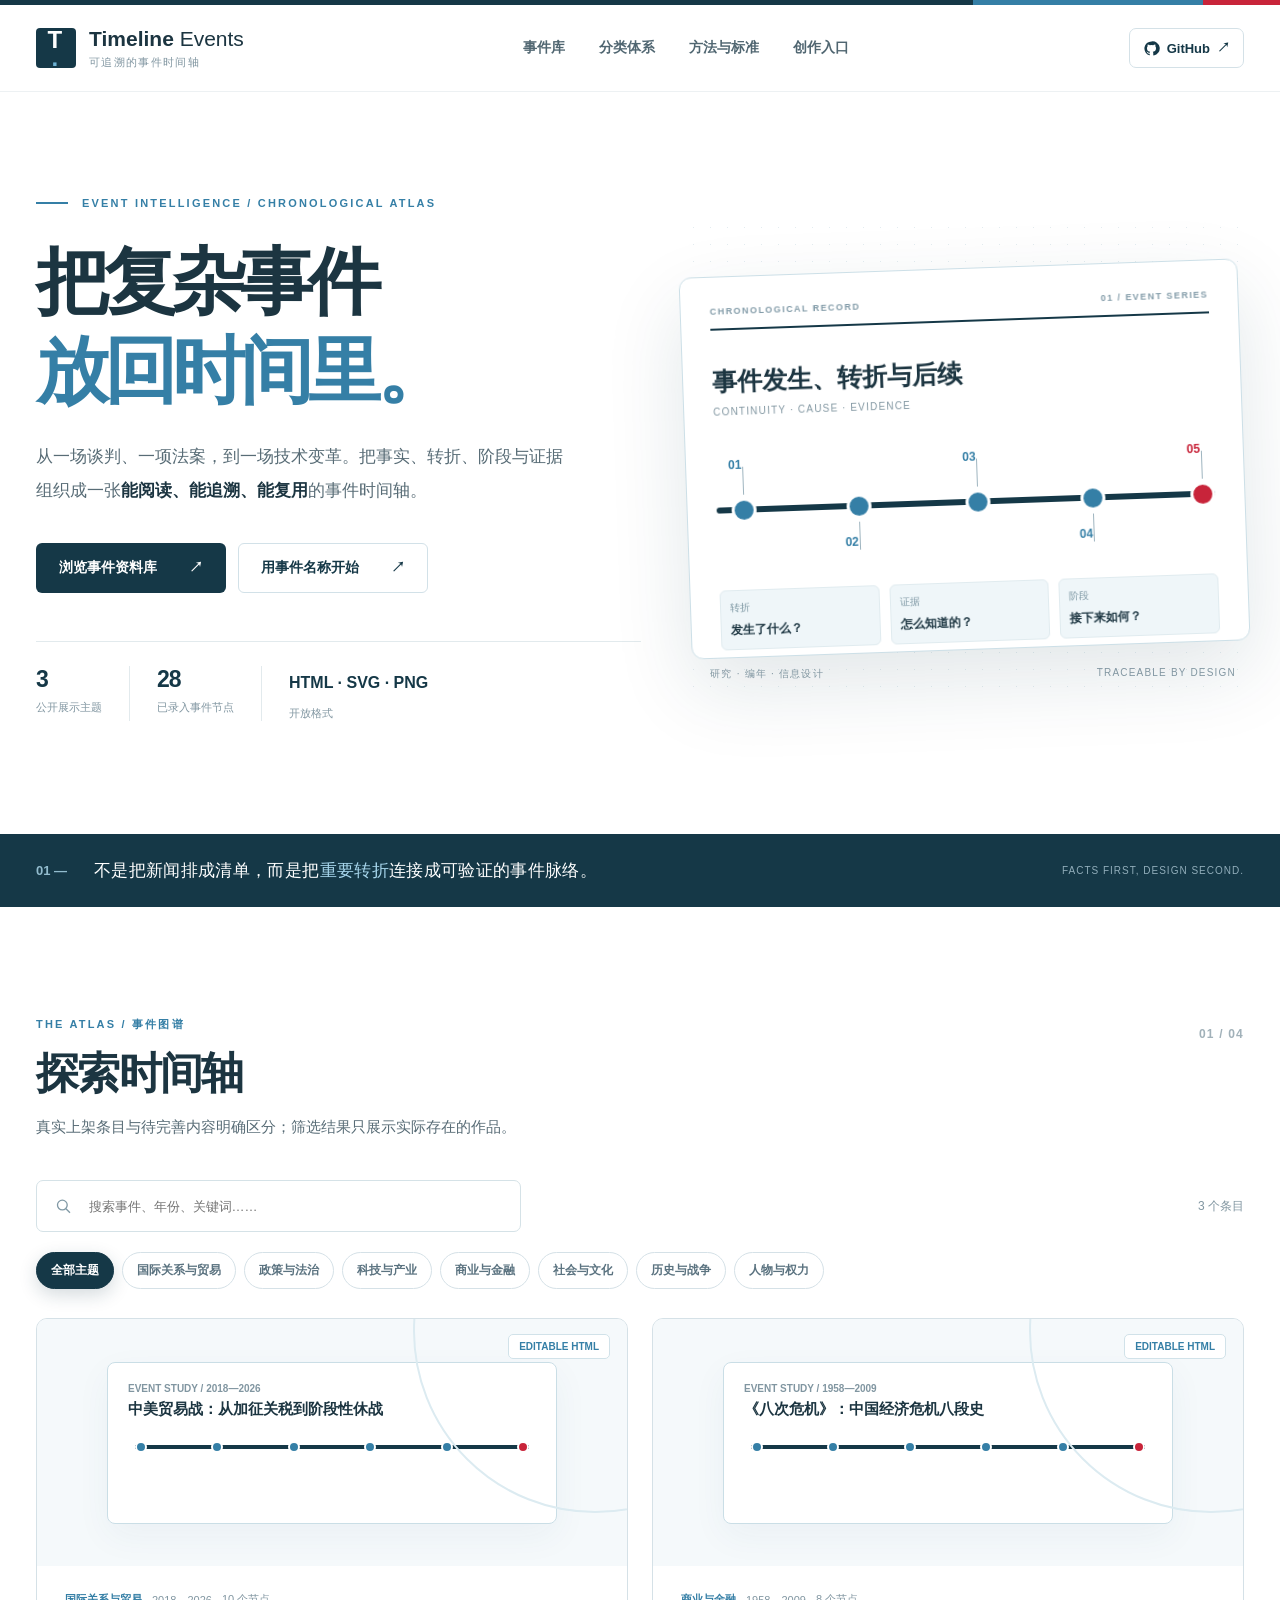
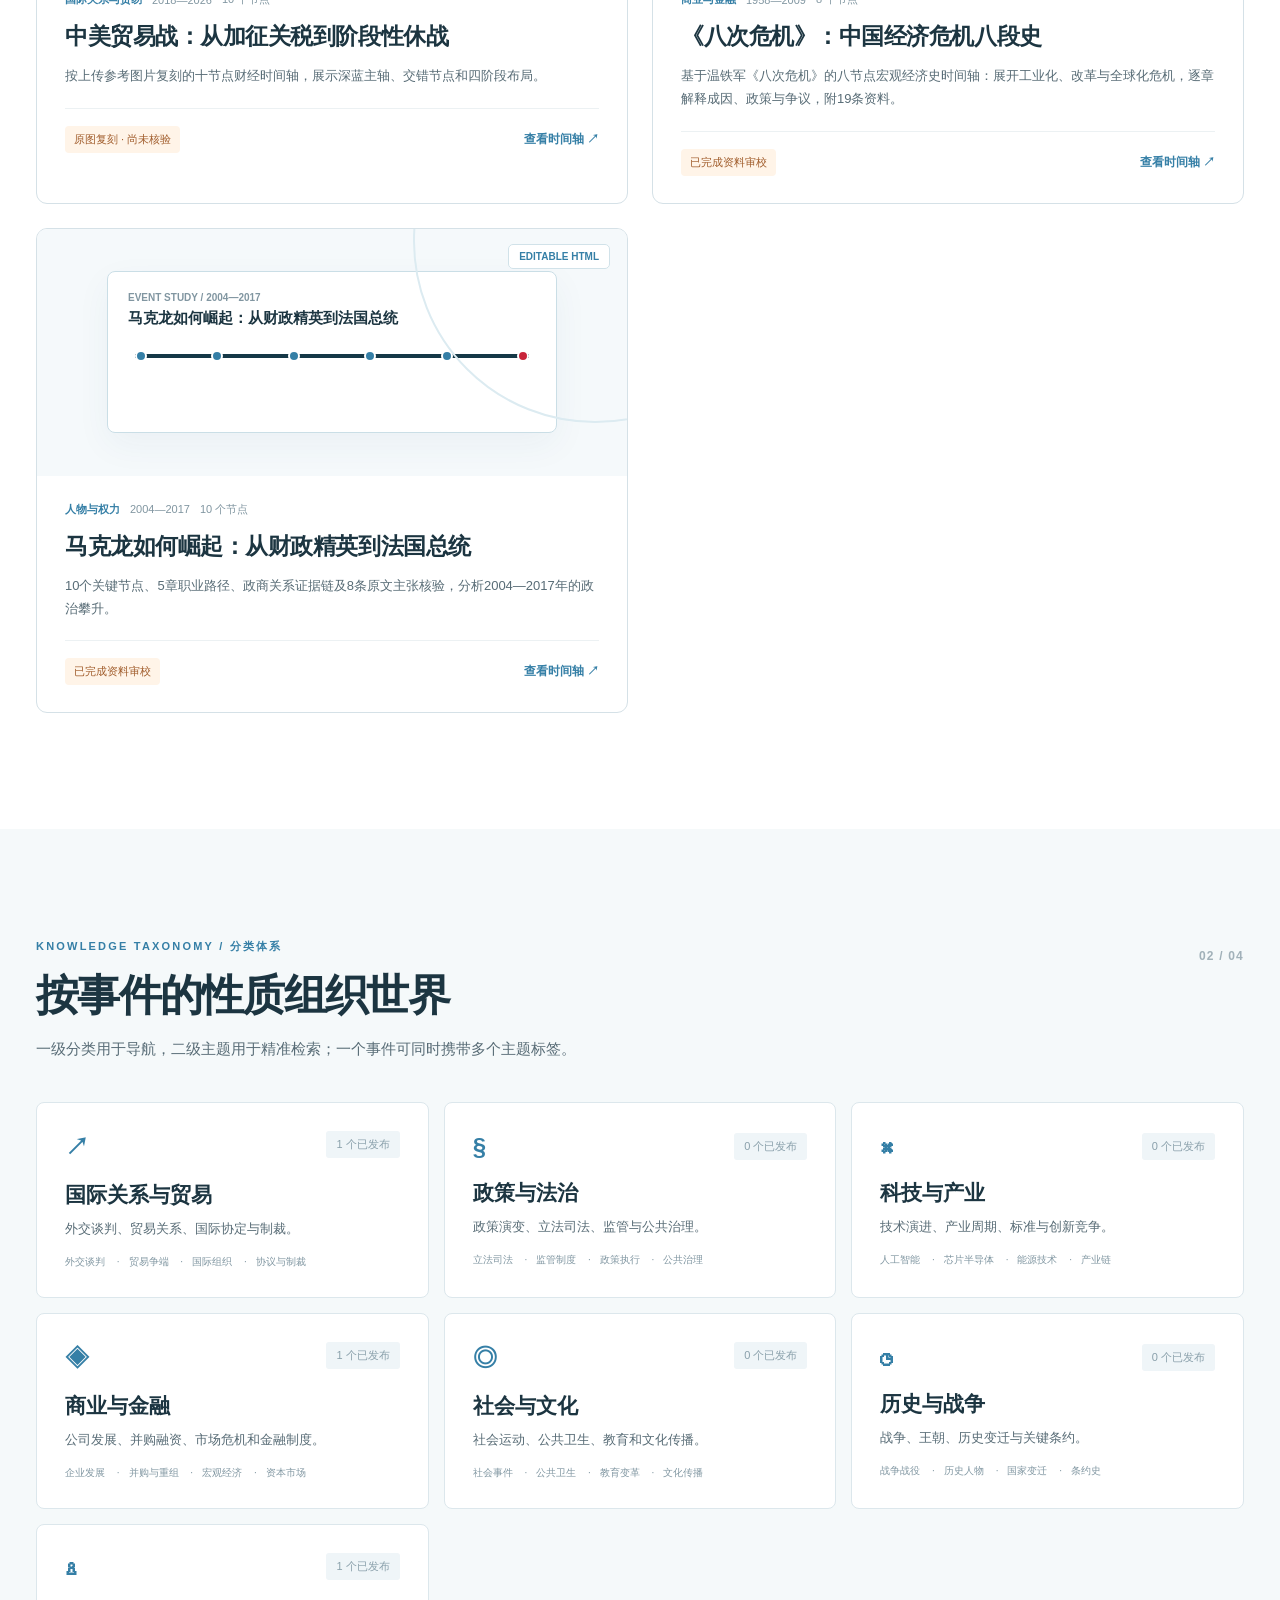
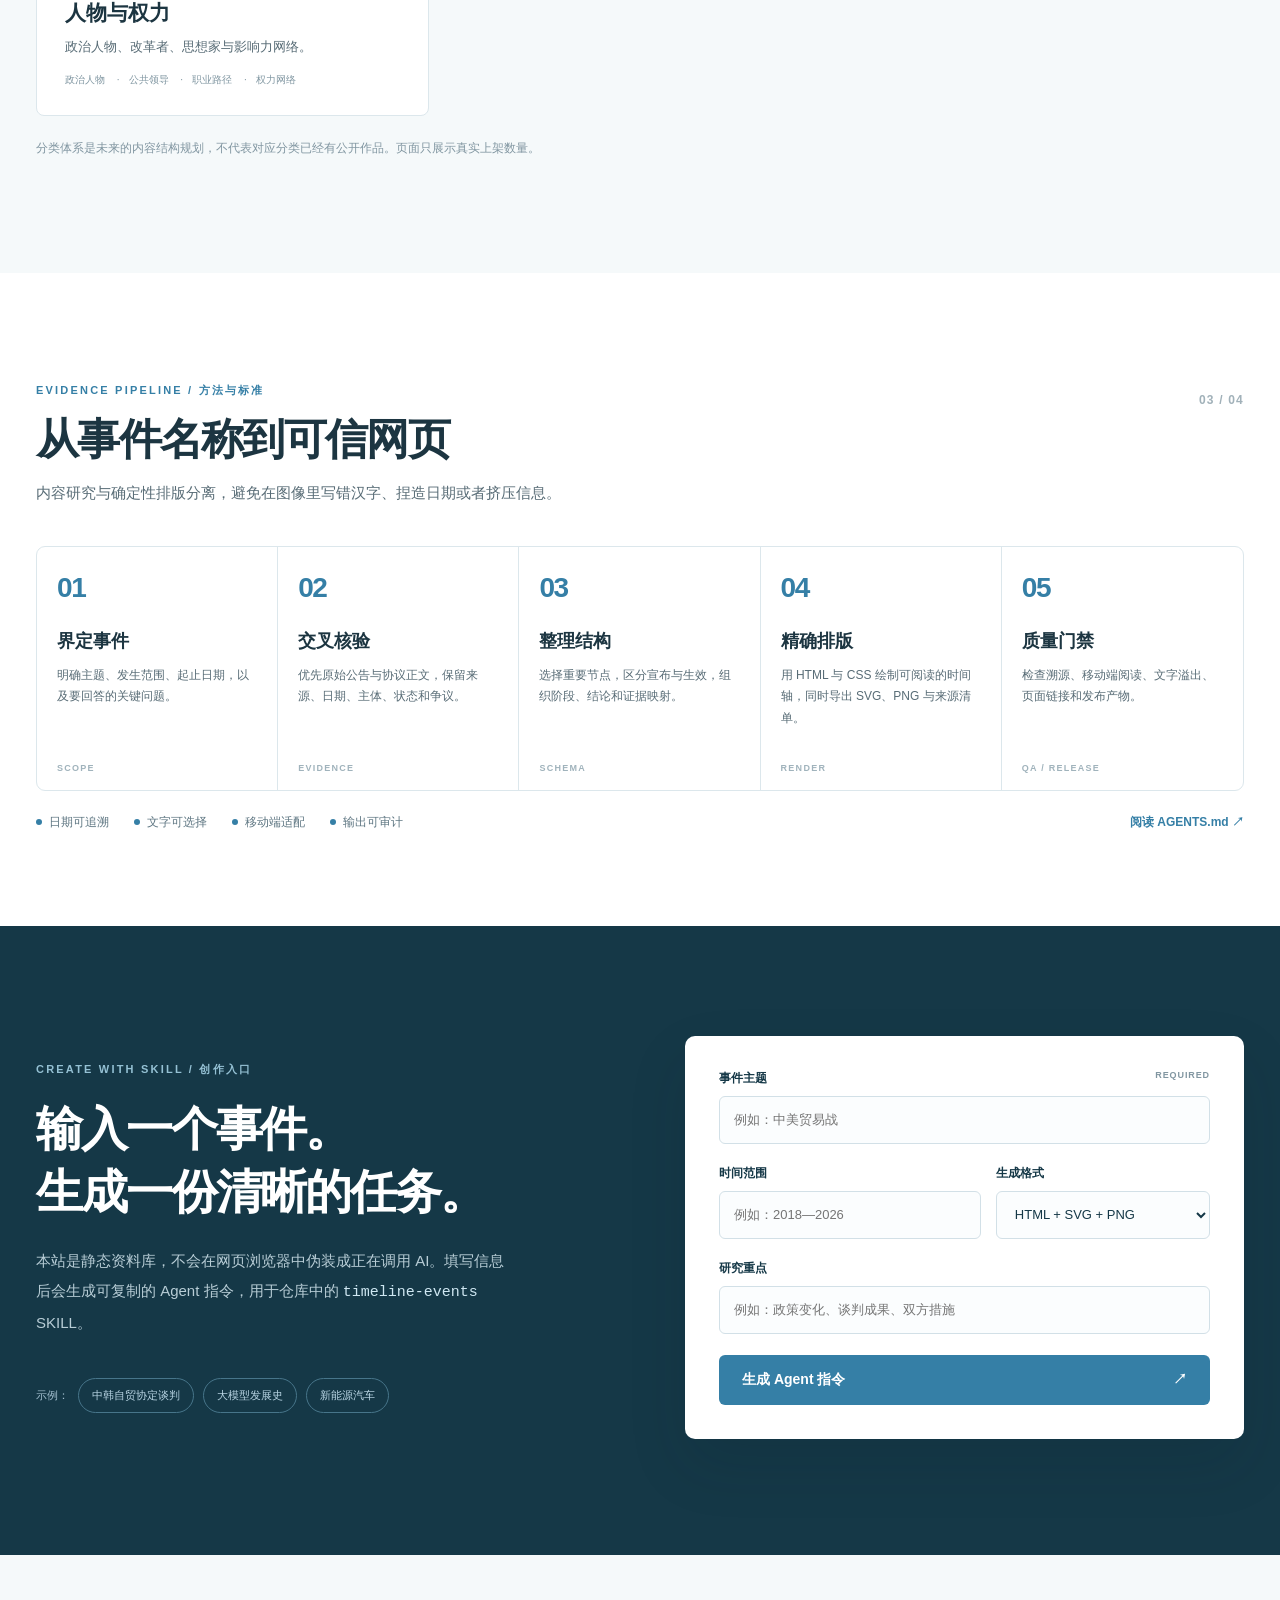
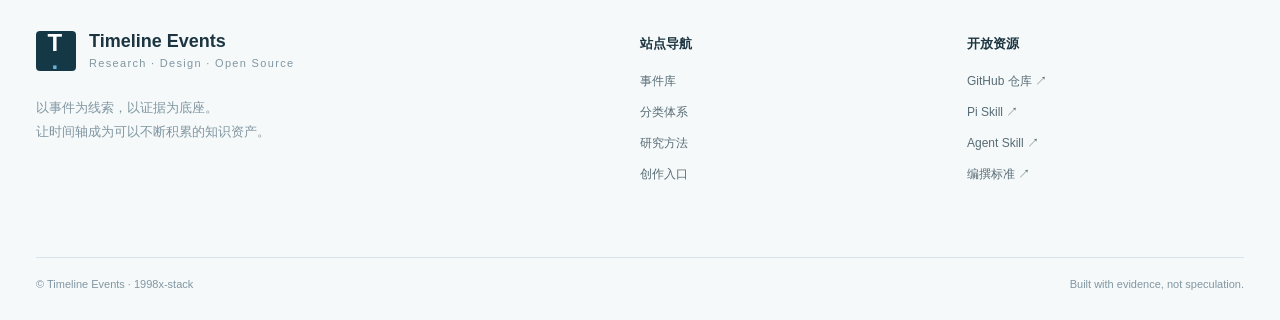
<file: docs/index.html>
<!doctype html>
<html lang="zh-CN">
<head>
<meta charset="utf-8">
<meta name="viewport" content="width=device-width,initial-scale=1">
<meta name="description" content="Timeline Events：可追溯的中文事件时间轴资料库。以结构化证据组织时间与脉络，生成可编辑的 HTML、SVG 与高清 PNG。">
<meta name="theme-color" content="#153847">
<title>Timeline Events — 把复杂事件讲清楚</title>
<link rel="stylesheet" href="./assets/site.css">
</head>
<body>
<a class="skip" href="#main">跳转到正文</a>
<div class="topline" aria-hidden="true"></div>
<div class="scroll-progress" aria-hidden="true"></div>
<header class="masthead" id="top">
  <div class="wrap nav-wrap">
    <a class="brand" href="./index.html" aria-label="Timeline Events 首页"><span class="brand-mark">T<span>·</span></span><span>Timeline<span class="brand-light"> Events</span><small>可追溯的事件时间轴</small></span></a>
    <nav aria-label="主导航"><a href="#explore">事件库</a><a href="#categories">分类体系</a><a href="#method">方法与标准</a><a href="#create">创作入口</a></nav>
    <a class="header-git" href="https://github.com/1998x-stack/timeline-events" target="_blank" rel="noopener noreferrer"><svg viewBox="0 0 24 24" aria-hidden="true"><path d="M12 2a10 10 0 0 0-3.16 19.49c.5.1.68-.22.68-.48v-1.68c-2.78.6-3.37-1.18-3.37-1.18-.46-1.17-1.12-1.48-1.12-1.48-.91-.62.07-.61.07-.61 1 .07 1.52 1.03 1.52 1.03.9 1.53 2.35 1.09 2.92.83.09-.65.35-1.09.63-1.34-2.22-.25-4.55-1.11-4.55-4.94 0-1.09.39-1.99 1.03-2.69-.1-.25-.45-1.27.1-2.65 0 0 .84-.27 2.75 1.03a9.54 9.54 0 0 1 5 0c1.91-1.3 2.75-1.03 2.75-1.03.55 1.38.2 2.4.1 2.65.64.7 1.03 1.6 1.03 2.69 0 3.84-2.34 4.69-4.57 4.94.36.32.68.95.68 1.92v2.85c0 .27.18.59.69.48A10 10 0 0 0 12 2Z" fill="currentColor"/></svg> GitHub <span aria-hidden="true">↗</span></a>
    <button class="mobile-menu" type="button" aria-controls="mobile-nav" aria-expanded="false" id="menu-toggle">菜单 <span aria-hidden="true">☰</span></button>
  </div>
  <nav class="mobile-nav wrap" id="mobile-nav" aria-label="移动端导航" hidden><a href="#explore">事件库</a><a href="#categories">分类体系</a><a href="#method">方法与标准</a><a href="#create">创作入口</a></nav>
</header>
<main id="main">
  <section class="hero wrap" aria-labelledby="hero-title">
    <div class="hero-copy">
      <p class="eyebrow"><span class="eyebrow-rule"></span> EVENT INTELLIGENCE / CHRONOLOGICAL ATLAS</p>
      <h1 id="hero-title">把复杂事件<br><em>放回时间里。</em></h1>
      <p class="hero-description">从一场谈判、一项法案，到一场技术变革。把事实、转折、阶段与证据组织成一张<span>能阅读、能追溯、能复用</span>的事件时间轴。</p>
      <div class="hero-actions"><a class="button button-primary" href="#explore">浏览事件资料库 <span aria-hidden="true">↗</span></a><a class="button button-quiet" href="#create">用事件名称开始 <span aria-hidden="true">↗</span></a></div>
      <div class="hero-numbers" aria-label="当前站点内容统计"><div><strong id="stat-events">1</strong><span>公开展示主题</span></div><div><strong id="stat-nodes">10</strong><span>已录入事件节点</span></div><div><strong>HTML · SVG · PNG</strong><span>开放格式</span></div></div>
    </div>
    <div class="hero-visual" aria-label="交错布局时间轴的抽象示意图" role="img"><div class="preview-paper"><div class="preview-top"><span>CHRONOLOGICAL RECORD</span><span>01 / EVENT SERIES</span></div><div class="preview-heading">事件发生、转折与后续</div><div class="preview-description">CONTINUITY · CAUSE · EVIDENCE</div><div class="preview-axis"><span class="mini-pin p1"><b>01</b></span><span class="mini-pin p2"><b>02</b></span><span class="mini-pin p3"><b>03</b></span><span class="mini-pin p4"><b>04</b></span><span class="mini-pin p5"><b>05</b></span></div><div class="preview-facts"><div><small>转折</small><strong>发生了什么？</strong></div><div><small>证据</small><strong>怎么知道的？</strong></div><div><small>阶段</small><strong>接下来如何？</strong></div></div></div><div class="visual-caption"><span>研究 · 编年 · 信息设计</span><span>TRACEABLE BY DESIGN</span></div></div>
  </section>
  <section class="editorial-note" aria-label="原则宣言"><div class="wrap editorial-inner"><span class="number">01 —</span><p>不是把新闻排成清单，而是把<span>重要转折</span>连接成可验证的事件脉络。</p><span class="meta">FACTS FIRST, DESIGN SECOND.</span></div></section>
  <section class="section wrap catalog" id="explore" aria-labelledby="explore-title">
    <div class="section-header"><div><p class="section-kicker">THE ATLAS / 事件图谱</p><h2 id="explore-title">探索时间轴</h2><p>真实上架条目与待完善内容明确区分；筛选结果只展示实际存在的作品。</p></div><div class="section-index">01 / 04</div></div>
    <div class="catalog-toolbar"><label class="searchbox"><svg viewBox="0 0 24 24" aria-hidden="true"><circle cx="10.8" cy="10.8" r="6.3"/><path d="m15.5 15.5 5.2 5.2"/></svg><span class="sr-only">搜索事件名称或关键词</span><input id="catalog-search" type="search" placeholder="搜索事件、年份、关键词……" autocomplete="off"></label><span id="result-count" class="result-count" aria-live="polite">1 个条目</span></div>
    <div id="category-filters" class="filter-row" role="group" aria-label="按事件分类筛选"></div>
    <div id="catalog-items" class="catalog-items" aria-live="polite"></div>
    <p id="catalog-empty" class="catalog-empty" hidden>当前条件下还没有已发布作品。可以尝试其它分类，或者使用下方的 SKILL 工作流创建新时间轴。</p>
  </section>
  <section class="section section-alt" id="categories"><div class="wrap"><div class="section-header"><div><p class="section-kicker">KNOWLEDGE TAXONOMY / 分类体系</p><h2>按事件的性质组织世界</h2><p>一级分类用于导航，二级主题用于精准检索；一个事件可同时携带多个主题标签。</p></div><div class="section-index">02 / 04</div></div><div id="taxonomy" class="taxonomy-grid"></div><p class="taxonomy-note">分类体系是未来的内容结构规划，不代表对应分类已经有公开作品。页面只展示真实上架数量。</p></div></section>
  <section class="section wrap method" id="method"><div class="section-header"><div><p class="section-kicker">EVIDENCE PIPELINE / 方法与标准</p><h2>从事件名称到可信网页</h2><p>内容研究与确定性排版分离，避免在图像里写错汉字、捏造日期或者挤压信息。</p></div><div class="section-index">03 / 04</div></div><div class="process-grid"><article><span class="step-num">01</span><h3>界定事件</h3><p>明确主题、发生范围、起止日期，以及要回答的关键问题。</p><span class="step-tag">SCOPE</span></article><article><span class="step-num">02</span><h3>交叉核验</h3><p>优先原始公告与协议正文，保留来源、日期、主体、状态和争议。</p><span class="step-tag">EVIDENCE</span></article><article><span class="step-num">03</span><h3>整理结构</h3><p>选择重要节点，区分宣布与生效，组织阶段、结论和证据映射。</p><span class="step-tag">SCHEMA</span></article><article><span class="step-num">04</span><h3>精确排版</h3><p>用 HTML 与 CSS 绘制可阅读的时间轴，同时导出 SVG、PNG 与来源清单。</p><span class="step-tag">RENDER</span></article><article><span class="step-num">05</span><h3>质量门禁</h3><p>检查溯源、移动端阅读、文字溢出、页面链接和发布产物。</p><span class="step-tag">QA / RELEASE</span></article></div><div class="method-rail"><span><i></i>日期可追溯</span><span><i></i>文字可选择</span><span><i></i>移动端适配</span><span><i></i>输出可审计</span><a href="https://github.com/1998x-stack/timeline-events/blob/main/AGENTS.md" target="_blank" rel="noopener noreferrer">阅读 AGENTS.md ↗</a></div></section>
  <section class="section section-dark" id="create"><div class="wrap create-grid"><div class="create-copy"><p class="section-kicker">CREATE WITH SKILL / 创作入口</p><h2>输入一个事件。<br>生成一份清晰的任务。</h2><p>本站是静态资料库，不会在网页浏览器中伪装成正在调用 AI。填写信息后会生成可复制的 Agent 指令，用于仓库中的 <code>timeline-events</code> SKILL。</p><div class="create-examples"><span>示例：</span><button type="button" class="example-subject" data-subject="中韩自贸协定第二阶段谈判">中韩自贸协定谈判</button><button type="button" class="example-subject" data-subject="人工智能大模型发展历程">大模型发展史</button><button type="button" class="example-subject" data-subject="中国新能源汽车产业发展">新能源汽车</button></div></div><form class="create-form" id="prompt-form"><label for="prompt-topic">事件主题 <span>REQUIRED</span></label><input id="prompt-topic" name="topic" required placeholder="例如：中美贸易战" maxlength="120"><div class="form-row"><div><label for="prompt-range">时间范围</label><input id="prompt-range" name="range" placeholder="例如：2018—2026" maxlength="80"></div><div><label for="prompt-output">生成格式</label><select id="prompt-output" name="output"><option value="HTML + SVG + PNG">HTML + SVG + PNG</option><option value="HTML">HTML</option></select></div></div><label for="prompt-focus">研究重点</label><input id="prompt-focus" name="focus" placeholder="例如：政策变化、谈判成果、双方措施" maxlength="160"><button class="button button-submit" type="submit">生成 Agent 指令 <span aria-hidden="true">↗</span></button><div id="prompt-result" class="prompt-result" hidden><label for="generated-prompt">可复制的任务指令</label><textarea id="generated-prompt" readonly rows="6"></textarea><button id="copy-prompt" class="button-copy" type="button">复制指令</button><p id="copy-status" role="status"></p></div></form></div></section>
</main>
<footer class="site-footer"><div class="wrap footer-grid"><div><a class="brand footer-brand" href="#top"><span class="brand-mark">T<span>·</span></span><span>Timeline Events<small>Research · Design · Open Source</small></span></a><p>以事件为线索，以证据为底座。<br>让时间轴成为可以不断积累的知识资产。</p></div><div><h3>站点导航</h3><a href="#explore">事件库</a><a href="#categories">分类体系</a><a href="#method">研究方法</a><a href="#create">创作入口</a></div><div><h3>开放资源</h3><a href="https://github.com/1998x-stack/timeline-events" target="_blank" rel="noopener noreferrer">GitHub 仓库 ↗</a><a href="https://github.com/1998x-stack/timeline-events/tree/main/.pi/skills/timeline-events" target="_blank" rel="noopener noreferrer">Pi Skill ↗</a><a href="https://github.com/1998x-stack/timeline-events/tree/main/.agent/skills/timeline-events" target="_blank" rel="noopener noreferrer">Agent Skill ↗</a><a href="https://github.com/1998x-stack/timeline-events/blob/main/AGENTS.md" target="_blank" rel="noopener noreferrer">编撰标准 ↗</a></div></div><div class="footer-bottom wrap"><span>© Timeline Events · 1998x-stack</span><span>Built with evidence, not speculation.</span></div></footer>
<script src="./assets/site.js" defer></script>
</body>
</html>
</file>
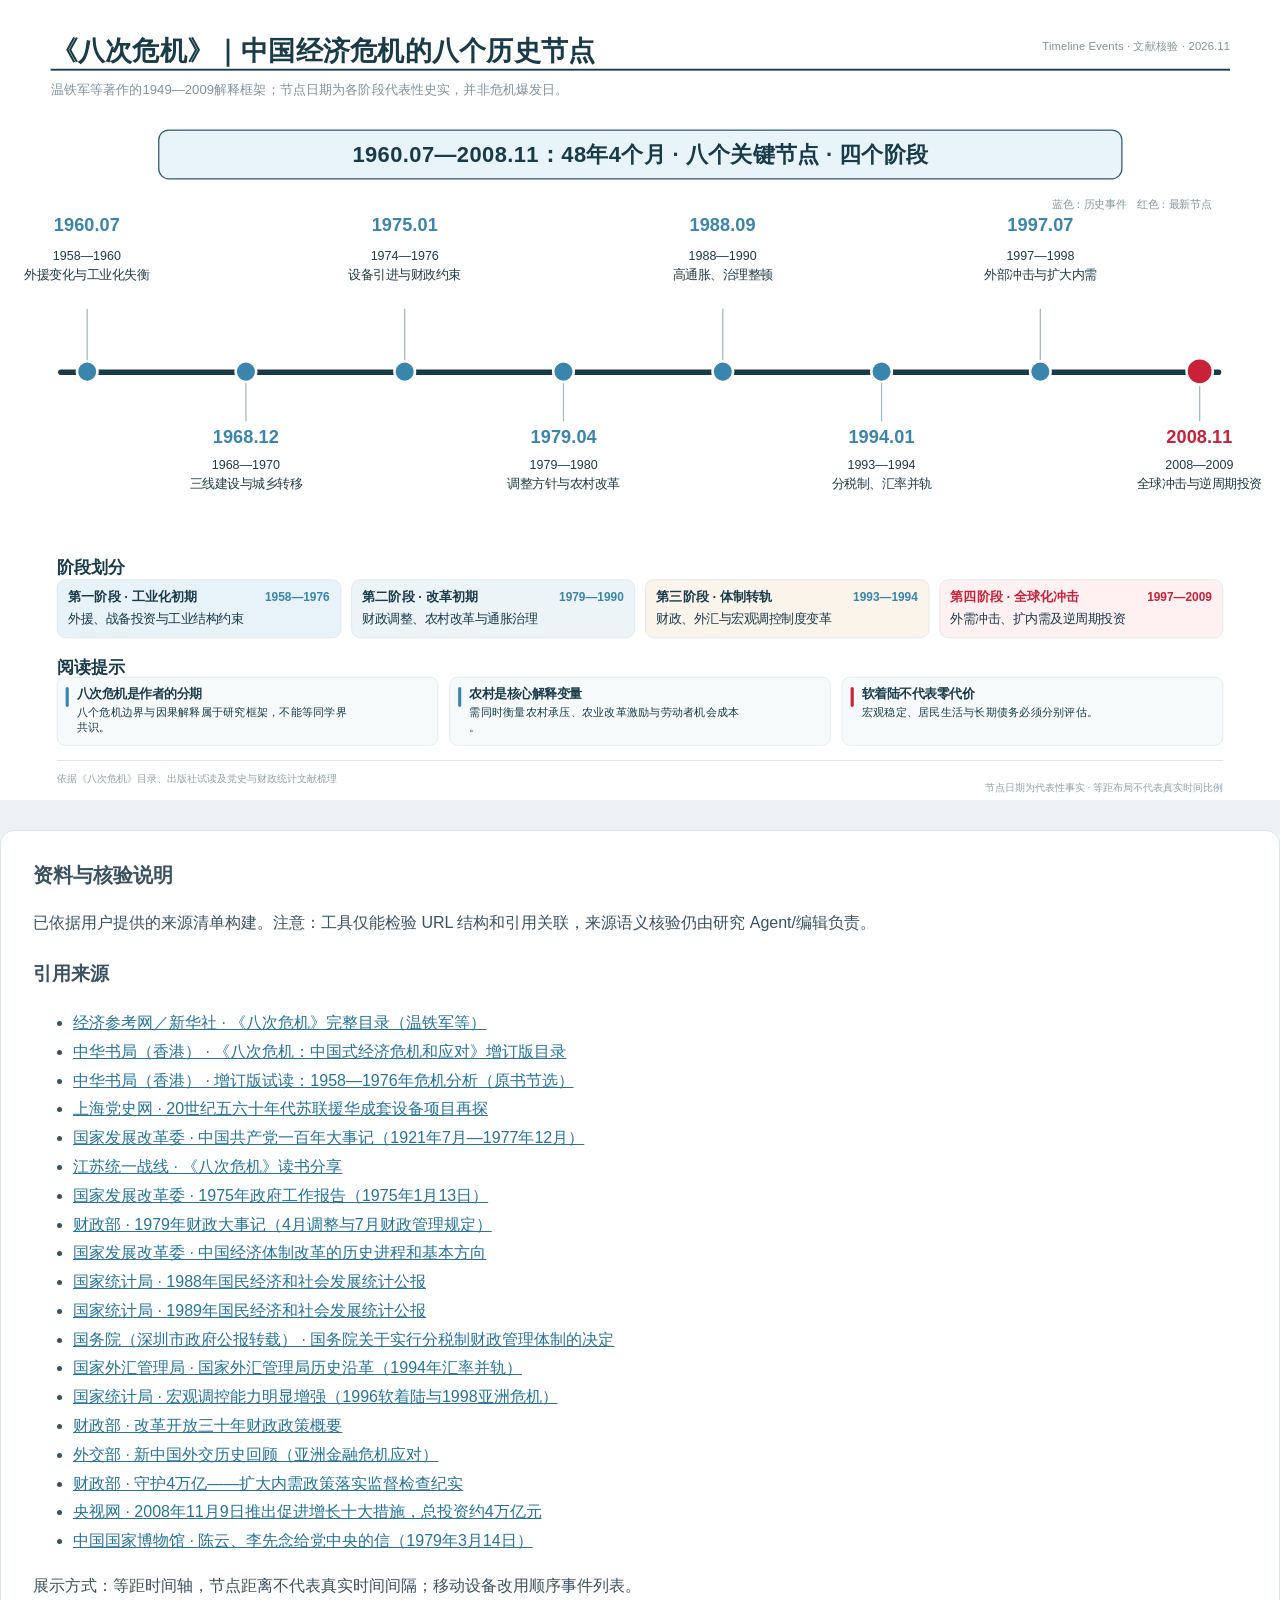
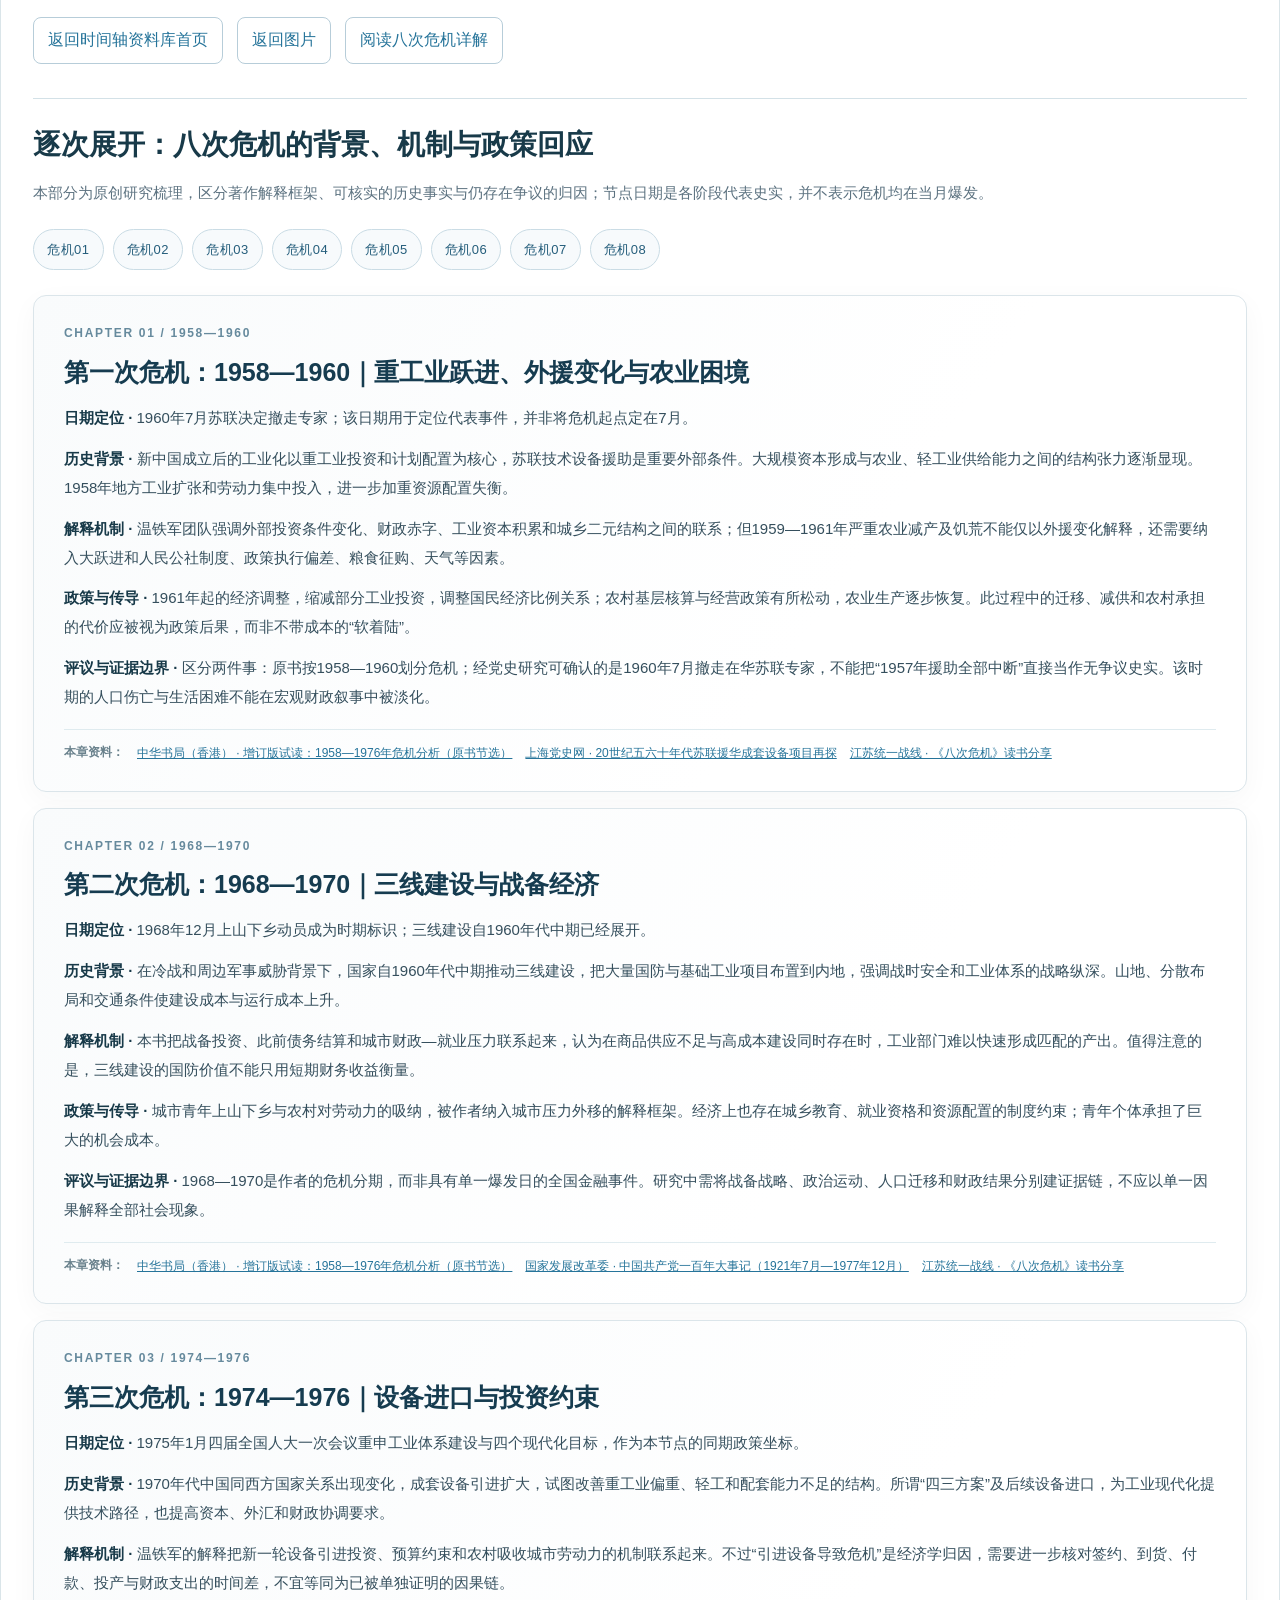
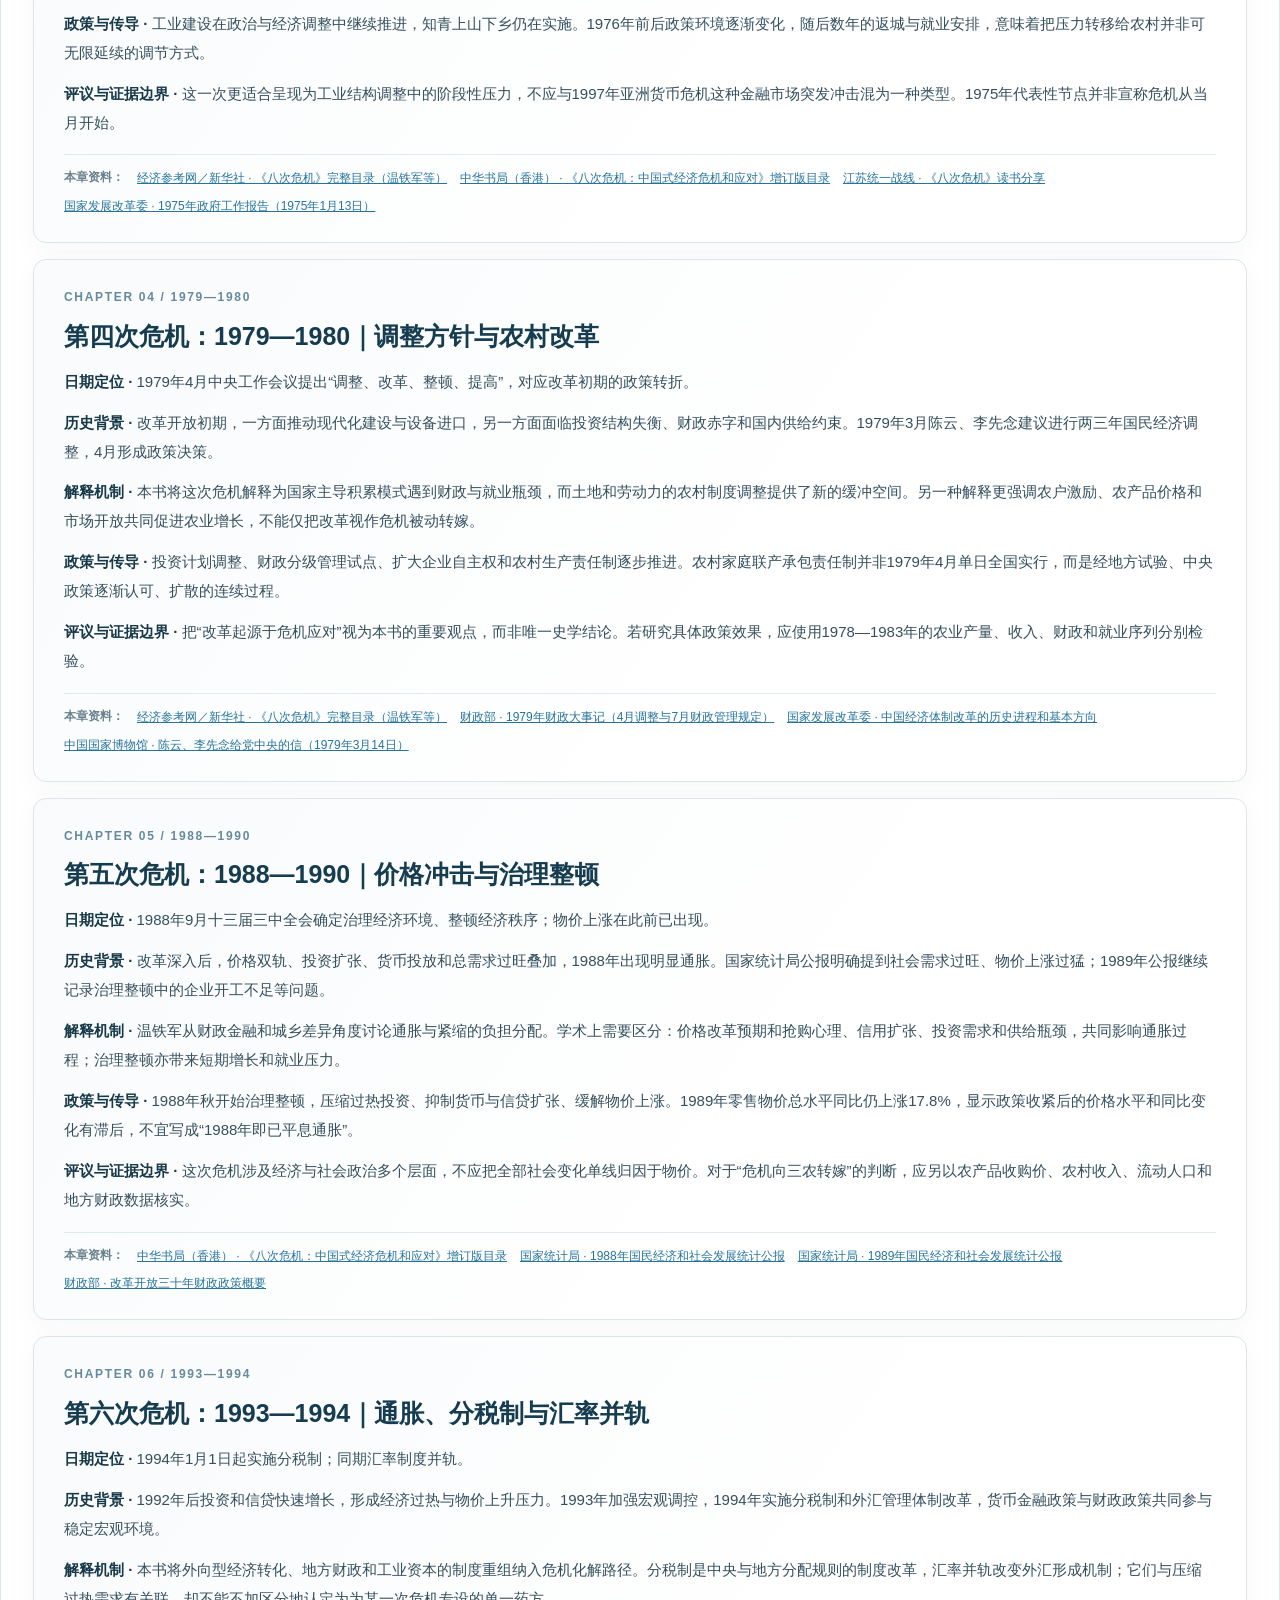
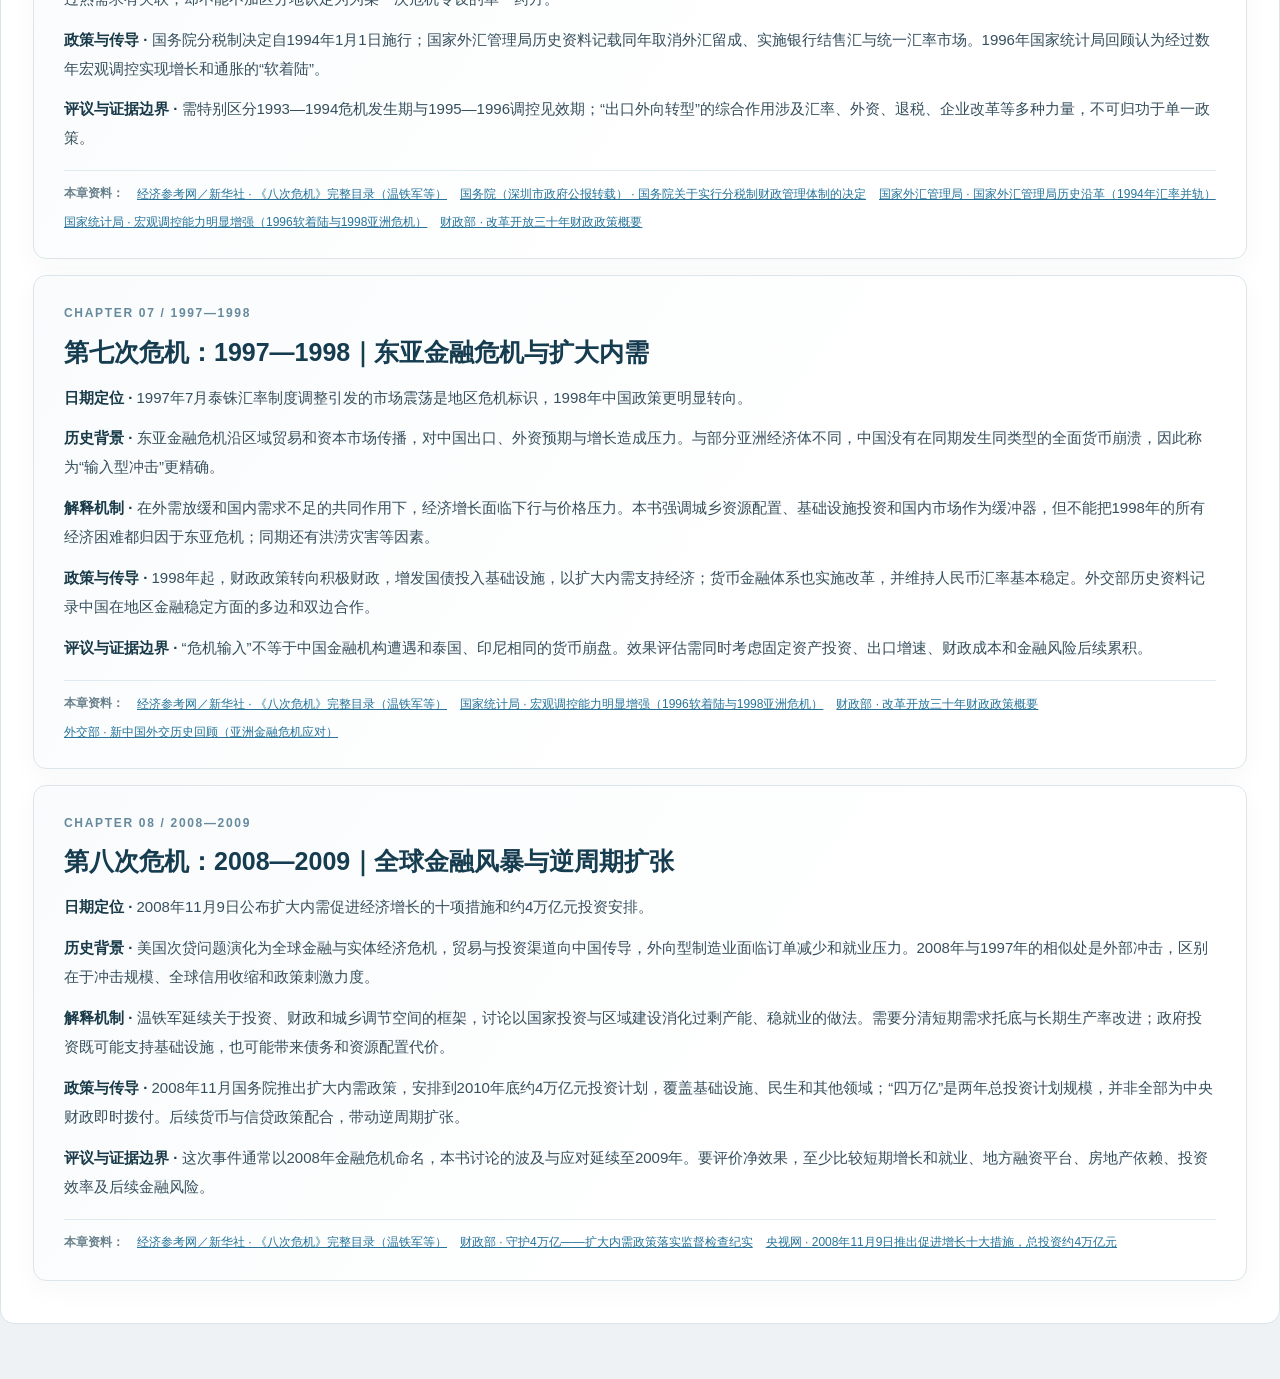
<file: docs/events/eight-crises/index.html>
<!doctype html>
<html lang="zh-CN">
<head>
<meta charset="utf-8">
<meta name="viewport" content="width=device-width,initial-scale=1">
<meta name="color-scheme" content="light">
<title>《八次危机》｜中国经济危机的八个历史节点｜Timeline Events</title>
<meta name="description" content="温铁军等著作的1949—2009解释框架；节点日期为各阶段代表性史实，并非危机爆发日。">
<style>
:root{--ink:#183a49;--blue:#3a85ad;--red:#c92138;--muted:#7e919b;--line:#b6c4ca;--bluewash:#e7f3f9;--font:'Noto Sans CJK SC','Source Han Sans SC','PingFang SC','Microsoft YaHei',sans-serif}
*{box-sizing:border-box}html{background:#eef2f4}body{margin:0;color:var(--ink);font-family:var(--font)}
.frame-shell{max-width:2048px;margin:0 auto;position:relative}.frame-viewport{position:relative;width:100%;aspect-ratio:2048 / 1280;overflow:hidden;background:#fff}.artboard{position:absolute;left:0;top:0;width:2048px;height:1280px;transform-origin:0 0;background:white;overflow:hidden}
.artboard h1,.artboard h2,.artboard h3,.artboard p,.artboard ol,.artboard ul{margin:0;padding:0}.artboard ol,.artboard ul{list-style:none}
.board-header{position:absolute;left:81px;right:80px;top:53px;height:110px}.board-header h1{font-size:43px;line-height:1.32;font-weight:700;letter-spacing:.015em}.board-credit{position:absolute;right:0;top:9px;font-size:18px;color:#83939c;letter-spacing:.01em}.top-rule{position:absolute;left:0;right:0;top:57px;border-top:3px solid var(--ink)}.board-subtitle{position:absolute;left:0;top:74px;font-size:21px;line-height:1.5;color:#81939d;white-space:nowrap}
.summary-bar{position:absolute;left:253px;top:207px;width:1543px;height:80px;border:2.5px solid #2f5b70;background:#e8f4fa;border-radius:17px;display:flex;align-items:center;justify-content:center;font-size:35px;font-weight:700;letter-spacing:.02em;white-space:nowrap}.legend{position:absolute;right:110px;top:315px;color:#8295a0;font-size:17px}.axis{position:absolute;left:93px;right:94px;top:591px;height:9px;background:var(--ink);border-radius:9px}
.events{position:absolute;inset:0;pointer-events:none}.event{position:absolute;left:var(--x);top:0;width:255px;height:840px;transform:translateX(-50%);text-align:center;pointer-events:auto}.event-date{position:absolute;left:0;right:0;font-size:29px;line-height:1.2;font-weight:700;color:var(--blue);letter-spacing:.005em}.event-lines{position:absolute;left:0;right:0;font-size:20px;line-height:1.48;font-weight:400;color:#203b47;white-space:nowrap}.event-lines span{display:block}.event--top .event-date{top:343px}.event--top .event-lines{top:395px}.event--bottom .event-date{top:681px}.event--bottom .event-lines{top:730px}.connector{position:absolute;left:50%;width:2px;background:#a7b7bd;transform:translateX(-50%)}.event--top .connector{top:494px;height:86px}.event--bottom .connector{top:609px;height:65px}.event-dot{position:absolute;left:50%;top:576px;transform:translateX(-50%);width:37px;height:37px;background:var(--blue);border:4px solid #fff;border-radius:50%;z-index:2}.event--highlight .event-date{color:var(--red)}.event--highlight .event-dot{background:var(--red);width:46px;height:46px;top:571px}
.board-section{position:absolute;left:91px;right:91px}.board-section h2{font-size:27px;font-weight:700;line-height:1.15}.phases-section{top:893px}.phase-grid{margin-top:3px;display:grid;grid-template-columns:repeat(4,minmax(0,1fr));gap:16px}.phase-card{height:94px;border:1px solid #d4e2e8;border-radius:14px;background:#e7f3f9;padding:12px 17px}.phase-card:nth-child(2){background:#edf4f8}.phase-card:nth-child(3){background:#faf4ea}.phase-card:nth-child(4){background:#fff0f1}.phase-card-head{display:flex;align-items:baseline;justify-content:space-between;font-size:21px;font-weight:700}.phase-card-head time{font-size:19px;font-weight:700;color:var(--blue)}.phase-card:last-child .phase-card-head,.phase-card:last-child .phase-card-head time{color:var(--red)}.phase-card p{font-size:20px;margin-top:8px}
.insights-section{top:1052px}.insight-grid{margin-top:0;display:grid;grid-template-columns:repeat(3,minmax(0,1fr));gap:18px}.insight-card{height:110px;border:1px solid #d5e2e8;background:#f7fafb;border-radius:13px;padding:13px 18px 9px 31px;position:relative}.insight-card:before{content:'';position:absolute;left:13px;top:15px;width:5px;height:32px;background:var(--blue);border-radius:4px}.insight-card:last-child:before{background:var(--red)}.insight-card h3{font-size:20px;line-height:1.25;font-weight:700}.insight-card p{font-size:18px;line-height:1.37;margin-top:5px}.insight-card p span{display:block}
.board-footer{position:absolute;left:91px;right:91px;top:1216px;height:60px;border-top:1.5px solid #d0dce1;color:#91a1aa;font-size:16px}.board-footer .source{position:absolute;left:0;top:19px;white-space:nowrap}.board-footer .note{position:absolute;right:0;top:34px;white-space:nowrap}
.mobile-reader{display:none}.article-notes{max-width:1400px;margin:30px auto 55px;padding:26px 32px;background:#fff;border:1px solid #dae5e9;border-radius:14px;font-size:16px;line-height:1.8;color:#3a5260}.article-notes h2{font-size:20px;margin:0 0 12px}.article-notes .notice{border-left:4px solid #c92138;padding-left:15px}.article-notes a{color:#26749a}.article-notes .article-tools{display:flex;gap:14px;flex-wrap:wrap;margin-top:16px}.article-notes .article-tools a{padding:8px 14px;border:1px solid #b7cdd9;border-radius:8px;text-decoration:none}.sr-only{position:absolute;width:1px;height:1px;overflow:hidden;clip:rect(0,0,0,0);white-space:nowrap}
@media(max-width:760px){html{background:#fff}.frame-viewport{display:none}.mobile-reader{display:block;padding:26px 18px 16px;max-width:660px;margin:auto}.mobile-reader h1{font-size:27px;line-height:1.35;letter-spacing:-.02em}.mobile-reader .meta{font-size:13px;color:var(--muted);margin:9px 0 20px}.mobile-reader .mobile-summary{background:var(--bluewash);border:1px solid #c2dbe6;border-radius:12px;padding:16px 15px;font-size:18px;font-weight:700}.mobile-reader h2{font-size:20px;margin:28px 0 12px}.mobile-event-list{margin:0;padding:0 0 0 21px;list-style:none;border-left:3px solid #c6d8e1}.mobile-event-list li{margin-bottom:22px;position:relative;padding-left:15px}.mobile-event-list li:before{content:'';position:absolute;left:-29px;top:5px;width:13px;height:13px;border:3px solid white;border-radius:50%;background:var(--blue)}.mobile-event-list li:last-child:before{background:var(--red)}.mobile-event-list time{font-size:17px;font-weight:700;color:var(--blue)}.mobile-event-list li:last-child time{color:var(--red)}.mobile-event-list p{margin:6px 0 0;color:#2e4855;font-size:15px;line-height:1.6}.mobile-card{margin:9px 0;padding:12px 16px;border:1px solid #d7e4e9;background:#f5f9fb;border-radius:10px;font-size:14px}.mobile-card strong{display:block;margin-bottom:5px}.article-notes{margin:0 18px 35px;padding:18px;font-size:14px}}
@media print{html,body{background:#fff}.frame-shell{width:2048px;max-width:none}.frame-viewport{width:2048px}.artboard{transform:none!important}.article-notes{break-before:page}}
/* Tactile interaction layer: no changes to the resting screenshot's geometry. */
:root{--ease-spring:cubic-bezier(.2,.85,.24,1)}
.event-dot{padding:0;appearance:none;-webkit-appearance:none;cursor:pointer;box-shadow:0 0 0 0 rgba(58,133,173,0);transition:transform .28s var(--ease-spring),box-shadow .28s var(--ease-spring),background-color .2s}
.event-dot:hover,.event.is-selected .event-dot{transform:translateX(-50%) scale(1.17);box-shadow:0 0 0 12px rgba(58,133,173,.12)}
.event--highlight .event-dot:hover,.event--highlight.is-selected .event-dot{box-shadow:0 0 0 12px rgba(201,33,56,.12)}
.event-dot:active{transform:translateX(-50%) scale(.91)}
.event-dot:focus-visible{outline:5px solid #153847;outline-offset:7px}
.mobile-event-action{border:1px solid #c4dce8;background:#edf7fb;color:#216b92;font:inherit;font-size:13px;font-weight:700;border-radius:18px;padding:7px 13px;cursor:pointer;margin-top:9px;transition:transform .22s var(--ease-spring),background .2s}
.mobile-event-action:hover{background:#dbeef8;transform:translateY(-2px)}
.mobile-event-action:active{transform:scale(.96)}
.mobile-event-action:focus-visible{outline:3px solid #69b2d7;outline-offset:3px}
.event-dialog{width:min(calc(100% - 32px),610px);max-height:min(86vh,740px);border:1px solid rgba(213,229,235,.9);border-radius:26px;padding:0;overflow:auto;background:rgba(255,255,255,.985);color:var(--ink);box-shadow:0 36px 105px rgba(15,47,66,.29);-webkit-backdrop-filter:blur(28px);backdrop-filter:blur(28px);animation:sheetAppear .35s var(--ease-spring) both}
.event-dialog::backdrop{background:rgba(13,39,54,.30);-webkit-backdrop-filter:blur(5px);backdrop-filter:blur(5px)}
.dialog-inner{padding:35px 38px 29px}
.dialog-top{display:flex;align-items:center;justify-content:space-between;gap:16px}
.dialog-kicker{font-size:12px;letter-spacing:.16em;color:var(--blue);font-weight:700;margin:0}
.dialog-close{border:0;background:#eef3f6;color:#406274;border-radius:50%;width:40px;height:40px;font-size:24px;line-height:1;display:grid;place-items:center;cursor:pointer;transition:transform .2s var(--ease-spring),background .2s}
.dialog-close:hover{background:#ddeaf0;transform:rotate(5deg)}
.dialog-close:active{transform:scale(.9)}
.dialog-close:focus-visible,.dialog-nav button:focus-visible{outline:3px solid #69b2d7;outline-offset:3px}
.dialog-date{font-size:18px;color:var(--blue);margin:26px 0 8px;font-weight:700}
.dialog-title{font-size:32px;line-height:1.26;letter-spacing:-.02em;margin:0 0 18px}
.dialog-description{font-size:17px;line-height:1.9;margin:0;color:#425965}
.dialog-reference{background:#f4f9fb;border:1px solid #deebf0;border-radius:14px;padding:17px 19px;margin-top:27px;font-size:13px;line-height:1.7;color:#617781}
.dialog-reference h3{font-size:14px;margin:0 0 9px;color:var(--ink)}
.dialog-reference a{display:block;margin-top:8px;color:#28749d;text-decoration:underline;text-underline-offset:3px;overflow-wrap:anywhere}
.dialog-reference .detail-warning{margin:0}
.dialog-nav{display:flex;align-items:center;justify-content:space-between;gap:15px;border-top:1px solid #e0eaf0;margin-top:25px;padding-top:22px}
.dialog-nav button{border:1px solid #d2e2ea;background:#fff;border-radius:24px;color:var(--ink);padding:10px 18px;font:inherit;font-size:14px;font-weight:700;cursor:pointer;transition:transform .2s var(--ease-spring),background .2s}
.dialog-nav button:hover:not(:disabled){background:#e9f4f9;transform:translateY(-2px)}
.dialog-nav button:active:not(:disabled){transform:scale(.96)}
.dialog-nav button:disabled{opacity:.35;cursor:not-allowed}
.dialog-nav span{font-size:12px;color:#8499a4;font-weight:700;white-space:nowrap}
@keyframes sheetAppear{from{opacity:0;transform:translateY(18px) scale(.975)}to{opacity:1;transform:translateY(0) scale(1)}}
@media(max-width:760px){.event-dialog{border-radius:22px}.dialog-inner{padding:24px 22px}.dialog-title{font-size:26px}.dialog-description{font-size:15px}}
@media(prefers-reduced-motion:reduce){*,*::before,*::after{animation:none!important;transition:none!important;scroll-behavior:auto!important}}
@media print{.event-dialog{display:none!important}}

.event-dot::before{content:"";position:absolute;inset:-12px;border-radius:50%}

.research-reading{margin-top:34px;padding-top:26px;border-top:1px solid #d3e1e7}
.research-reading h2{font-size:clamp(22px,2.2vw,31px);line-height:1.4;color:#183a49;margin:0 0 12px}
.reading-intro{color:#5c7280;font-size:15px;line-height:1.85;max-width:960px}
.reading-nav{display:flex;flex-wrap:wrap;gap:9px;margin:22px 0 25px}
.article-notes .reading-nav a{font-size:13px;letter-spacing:.04em;color:#245d7b;text-decoration:none;padding:8px 13px;border:1px solid #cadce5;border-radius:999px;background:#f7fafc;transition:background .22s ease,transform .22s ease}
.article-notes .reading-nav a:hover{background:#e5f2f8;transform:translateY(-2px)}
.research-chapter{scroll-margin-top:24px;padding:27px 30px;margin:0 0 16px;border-radius:13px;border:1px solid #dbe5ea;background:linear-gradient(125deg,#f9fbfc,#fff 65%);box-shadow:0 8px 28px rgba(22,54,70,.035)}
.research-chapter:target{border-color:#6ca8c8;box-shadow:0 0 0 3px rgba(60,133,173,.09)}
.chapter-index{font-size:12px;font-weight:700;letter-spacing:.14em;color:#668a9d;margin:0 0 10px}
.research-chapter h3{font-size:clamp(19px,2vw,25px);line-height:1.4;margin:0 0 14px;color:#163c50}
.research-chapter p:not(.chapter-index){line-height:1.93;margin:12px 0;font-size:15px;color:#354f5d}
.research-chapter p strong{color:#183a49}
.chapter-sources{border-top:1px solid #dfebef;padding-top:12px;margin-top:17px;display:flex;flex-wrap:wrap;gap:8px 13px;font-size:12px;align-items:center}
.chapter-sources strong{color:#69818c}
.article-notes .chapter-sources a{font-size:12px;line-height:1.5}
@media(max-width:760px){.article-notes{padding:22px 17px}.research-chapter{padding:19px 16px}.research-chapter p:not(.chapter-index){font-size:14px}.reading-nav{gap:7px}}
@media(prefers-reduced-motion:reduce){.article-notes .reading-nav a{transition:none}.article-notes .reading-nav a:hover{transform:none}}

</style>
</head>
<body>
<main>
  <div class="frame-shell" id="timeline-shell">
    <div class="frame-viewport" id="timeline-viewport">
      <article class="artboard" id="artboard" aria-label="事件时间轴信息图">
        <header class="board-header"><h1>《八次危机》｜中国经济危机的八个历史节点</h1>
<span class="board-credit">Timeline Events · 文献核验 · 2026.11</span><div class="top-rule" aria-hidden="true"></div>
<p class="board-subtitle">温铁军等著作的1949—2009解释框架；节点日期为各阶段代表性史实，并非危机爆发日。</p></header>
<div class="summary-bar">1960.07—2008.11：48年4个月 · 八个关键节点 · 四个阶段</div>
<p class="legend">蓝色：历史事件　红色：最新节点</p>
<div class="axis" aria-hidden="true"></div>
<ol class="events" aria-label="按时间排序的关键节点">
<li class="event event--top" style="--x:139.0px" data-date="1960-07">
<span class="event-date">1960.07</span>
<p class="event-lines"><span>1958—1960</span><span>外援变化与工业化失衡</span></p><span class="connector" aria-hidden="true"></span>
<button type="button" class="event-dot" data-event-index="0" aria-haspopup="dialog" aria-label="查看 1960.07 节点详情：危机一：工业化失衡" title="点击查看事件详情"></button></li>
<li class="event event--bottom" style="--x:393.286px" data-date="1968-12">
<span class="event-date">1968.12</span>
<p class="event-lines"><span>1968—1970</span><span>三线建设与城乡转移</span></p><span class="connector" aria-hidden="true"></span>
<button type="button" class="event-dot" data-event-index="1" aria-haspopup="dialog" aria-label="查看 1968.12 节点详情：危机二：三线建设压力" title="点击查看事件详情"></button></li>
<li class="event event--top" style="--x:647.571px" data-date="1975-01">
<span class="event-date">1975.01</span>
<p class="event-lines"><span>1974—1976</span><span>设备引进与财政约束</span></p><span class="connector" aria-hidden="true"></span>
<button type="button" class="event-dot" data-event-index="2" aria-haspopup="dialog" aria-label="查看 1975.01 节点详情：危机三：设备引进约束" title="点击查看事件详情"></button></li>
<li class="event event--bottom" style="--x:901.857px" data-date="1979-04">
<span class="event-date">1979.04</span>
<p class="event-lines"><span>1979—1980</span><span>调整方针与农村改革</span></p><span class="connector" aria-hidden="true"></span>
<button type="button" class="event-dot" data-event-index="3" aria-haspopup="dialog" aria-label="查看 1979.04 节点详情：危机四：改革初期调整" title="点击查看事件详情"></button></li>
<li class="event event--top" style="--x:1156.143px" data-date="1988-09">
<span class="event-date">1988.09</span>
<p class="event-lines"><span>1988—1990</span><span>高通胀、治理整顿</span></p><span class="connector" aria-hidden="true"></span>
<button type="button" class="event-dot" data-event-index="4" aria-haspopup="dialog" aria-label="查看 1988.09 节点详情：危机五：通胀与整顿" title="点击查看事件详情"></button></li>
<li class="event event--bottom" style="--x:1410.429px" data-date="1994-01">
<span class="event-date">1994.01</span>
<p class="event-lines"><span>1993—1994</span><span>分税制、汇率并轨</span></p><span class="connector" aria-hidden="true"></span>
<button type="button" class="event-dot" data-event-index="5" aria-haspopup="dialog" aria-label="查看 1994.01 节点详情：危机六：过热与制度重构" title="点击查看事件详情"></button></li>
<li class="event event--top" style="--x:1664.714px" data-date="1997-07">
<span class="event-date">1997.07</span>
<p class="event-lines"><span>1997—1998</span><span>外部冲击与扩大内需</span></p><span class="connector" aria-hidden="true"></span>
<button type="button" class="event-dot" data-event-index="6" aria-haspopup="dialog" aria-label="查看 1997.07 节点详情：危机七：东亚金融风暴" title="点击查看事件详情"></button></li>
<li class="event event--bottom event--highlight" style="--x:1919.0px" data-date="2008-11">
<span class="event-date">2008.11</span>
<p class="event-lines"><span>2008—2009</span><span>全球冲击与逆周期投资</span></p><span class="connector" aria-hidden="true"></span>
<button type="button" class="event-dot" data-event-index="7" aria-haspopup="dialog" aria-label="查看 2008.11 节点详情：危机八：全球金融海啸" title="点击查看事件详情"></button></li>
</ol>
<section class="board-section phases-section"><h2>阶段划分</h2><div class="phase-grid">
<article class="phase-card"><div class="phase-card-head"><span>第一阶段 · 工业化初期</span><time>1958—1976</time></div><p>外援、战备投资与工业结构约束</p></article>
<article class="phase-card"><div class="phase-card-head"><span>第二阶段 · 改革初期</span><time>1979—1990</time></div><p>财政调整、农村改革与通胀治理</p></article>
<article class="phase-card"><div class="phase-card-head"><span>第三阶段 · 体制转轨</span><time>1993—1994</time></div><p>财政、外汇与宏观调控制度变革</p></article>
<article class="phase-card"><div class="phase-card-head"><span>第四阶段 · 全球化冲击</span><time>1997—2009</time></div><p>外需冲击、扩内需及逆周期投资</p></article>
</div></section>
<section class="board-section insights-section"><h2>阅读提示</h2><div class="insight-grid">
<article class="insight-card"><h3>八次危机是作者的分期</h3><p><span>八个危机边界与因果解释属于研究框架，不能等同学界</span><span>共识。</span></p></article>
<article class="insight-card"><h3>农村是核心解释变量</h3><p><span>需同时衡量农村承压、农业改革激励与劳动者机会成本</span><span>。</span></p></article>
<article class="insight-card"><h3>软着陆不代表零代价</h3><p><span>宏观稳定、居民生活与长期债务必须分别评估。</span></p></article>
</div></section>
<footer class="board-footer"><span class="source">依据《八次危机》目录、出版社试读及党史与财政统计文献梳理</span><span class="note">节点日期为代表性事实 · 等距布局不代表真实时间比例</span></footer>
      </article>
    </div>
    <article class="mobile-reader"><h1>《八次危机》｜中国经济危机的八个历史节点</h1><p class="meta">Timeline Events · 文献核验 · 2026-11-22</p>
<div class="mobile-summary">1960.07—2008.11：48年4个月 · 八个关键节点 · 四个阶段</div><h2>关键事件</h2><ol class="mobile-event-list">
<li><time datetime="1960-07">1960.07</time><p>重工业投资失衡叠加外援中断，财政与农业承受压力。</p><button type="button" class="mobile-event-action" data-event-index="0" aria-haspopup="dialog">查看节点详情 <span aria-hidden="true">↗</span></button></li>
<li><time datetime="1968-12">1968.12</time><p>战备工业投资成本上升，城市财政与就业压力交织。</p><button type="button" class="mobile-event-action" data-event-index="1" aria-haspopup="dialog">查看节点详情 <span aria-hidden="true">↗</span></button></li>
<li><time datetime="1975-01">1975.01</time><p>设备引进和工业投资扩张，面临财政及产业结构约束。</p><button type="button" class="mobile-event-action" data-event-index="2" aria-haspopup="dialog">查看节点详情 <span aria-hidden="true">↗</span></button></li>
<li><time datetime="1979-04">1979.04</time><p>投资和财政需要调整，农村改革逐步扩大经营自主权。</p><button type="button" class="mobile-event-action" data-event-index="3" aria-haspopup="dialog">查看节点详情 <span aria-hidden="true">↗</span></button></li>
<li><time datetime="1988-09">1988.09</time><p>价格上涨促成治理整顿，紧缩后企业开工与就业承压。</p><button type="button" class="mobile-event-action" data-event-index="4" aria-haspopup="dialog">查看节点详情 <span aria-hidden="true">↗</span></button></li>
<li><time datetime="1994-01">1994.01</time><p>投资信贷过热与通胀并行，财政和外汇制度同步改革。</p><button type="button" class="mobile-event-action" data-event-index="5" aria-haspopup="dialog">查看节点详情 <span aria-hidden="true">↗</span></button></li>
<li><time datetime="1997-07">1997.07</time><p>亚洲金融动荡影响外需，扩内需和积极财政政策跟进。</p><button type="button" class="mobile-event-action" data-event-index="6" aria-haspopup="dialog">查看节点详情 <span aria-hidden="true">↗</span></button></li>
<li><time datetime="2008-11">2008.11</time><p>全球金融危机冲击外需，扩大内需和重大投资计划启动。</p><button type="button" class="mobile-event-action" data-event-index="7" aria-haspopup="dialog">查看节点详情 <span aria-hidden="true">↗</span></button></li>
</ol>
<h2>阶段划分</h2>
<section class="mobile-card"><strong>第一阶段 · 工业化初期 · 1958—1976</strong>外援、战备投资与工业结构约束</section>
<section class="mobile-card"><strong>第二阶段 · 改革初期 · 1979—1990</strong>财政调整、农村改革与通胀治理</section>
<section class="mobile-card"><strong>第三阶段 · 体制转轨 · 1993—1994</strong>财政、外汇与宏观调控制度变革</section>
<section class="mobile-card"><strong>第四阶段 · 全球化冲击 · 1997—2009</strong>外需冲击、扩内需及逆周期投资</section>
<h2>阅读提示</h2>
<section class="mobile-card"><strong>八次危机是作者的分期</strong>八个危机边界与因果解释属于研究框架，不能等同学界共识。</section>
<section class="mobile-card"><strong>农村是核心解释变量</strong>需同时衡量农村承压、农业改革激励与劳动者机会成本。</section>
<section class="mobile-card"><strong>软着陆不代表零代价</strong>宏观稳定、居民生活与长期债务必须分别评估。</section>
</article>
  </div>
  <aside class="article-notes" aria-label="资料与使用说明">
<h2>资料与核验说明</h2><p>已依据用户提供的来源清单构建。注意：工具仅能检验 URL 结构和引用关联，来源语义核验仍由研究 Agent/编辑负责。</p><h3>引用来源</h3><ul><li><a target="_blank" rel="noopener noreferrer" href="https://www.jjckb.cn/2012-12/17/content_418729.htm">经济参考网／新华社 · 《八次危机》完整目录（温铁军等）</a></li><li><a target="_blank" rel="noopener noreferrer" href="https://www.chunghwabook.com.hk/book/detail/id/1378029545429738925">中华书局（香港） · 《八次危机：中国式经济危机和应对》增订版目录</a></li><li><a target="_blank" rel="noopener noreferrer" href="https://www.chunghwabook.com.hk/upload/files/2025/09_02/3d49ecfd1d5aa16db9ee95cc40e2b73e.pdf">中华书局（香港） · 增订版试读：1958—1976年危机分析（原书节选）</a></li><li><a target="_blank" rel="noopener noreferrer" href="https://www.ccphistory.org.cn/shds/dsxx/content/45987e43-38e1-45ba-811c-7d34ab6f1f6e.html">上海党史网 · 20世纪五六十年代苏联援华成套设备项目再探</a></li><li><a target="_blank" rel="noopener noreferrer" href="https://www.ndrc.gov.cn/fggz/fgjh/djzc/202107/t20210702_1285248.html?state=123">国家发展改革委 · 中国共产党一百年大事记（1921年7月—1977年12月）</a></li><li><a target="_blank" rel="noopener noreferrer" href="https://www.jstz.gov.cn/a/20200901/1598927904881.shtml">江苏统一战线 · 《八次危机》读书分享</a></li><li><a target="_blank" rel="noopener noreferrer" href="https://www.ndrc.gov.cn/fggz/fzzlgh/gjfzgh/202112/P020211214370871779504.pdf">国家发展改革委 · 1975年政府工作报告（1975年1月13日）</a></li><li><a target="_blank" rel="noopener noreferrer" href="https://bgt.mof.gov.cn/zhuantilanmu/caizhengbudashiji/200806/t20080620_47638.htm">财政部 · 1979年财政大事记（4月调整与7月财政管理规定）</a></li><li><a target="_blank" rel="noopener noreferrer" href="https://www.ndrc.gov.cn/fggz/tzgg/byggdt/200606/t20060605_1021728.html">国家发展改革委 · 中国经济体制改革的历史进程和基本方向</a></li><li><a target="_blank" rel="noopener noreferrer" href="https://www.stats.gov.cn/sj/tjgb/ndtjgb/qgndtjgb/202302/t20230206_1901931.html">国家统计局 · 1988年国民经济和社会发展统计公报</a></li><li><a target="_blank" rel="noopener noreferrer" href="https://www.stats.gov.cn/sj/tjgb/ndtjgb/qgndtjgb/202302/t20230206_1901932.html">国家统计局 · 1989年国民经济和社会发展统计公报</a></li><li><a target="_blank" rel="noopener noreferrer" href="https://www.sz.gov.cn/zfgb/1994/gb49/content/post_10090769.html">国务院（深圳市政府公报转载） · 国务院关于实行分税制财政管理体制的决定</a></li><li><a target="_blank" rel="noopener noreferrer" href="https://www.safe.gov.cn/safe/lsyg/index.html">国家外汇管理局 · 国家外汇管理局历史沿革（1994年汇率并轨）</a></li><li><a target="_blank" rel="noopener noreferrer" href="https://www.stats.gov.cn/zt_18555/ztfx/yjsld/202303/t20230301_1920317.html">国家统计局 · 宏观调控能力明显增强（1996软着陆与1998亚洲危机）</a></li><li><a target="_blank" rel="noopener noreferrer" href="https://www.mof.gov.cn/zhuantihuigu/czgg0000_1/czggcz/200811/t20081106_88371.htm">财政部 · 改革开放三十年财政政策概要</a></li><li><a target="_blank" rel="noopener noreferrer" href="https://www.mfa.gov.cn/ziliao_674904/wjs_674919/2159_674923/200011/t20001107_7950035.shtml">外交部 · 新中国外交历史回顾（亚洲金融危机应对）</a></li><li><a target="_blank" rel="noopener noreferrer" href="https://www.mof.gov.cn/zhengwuxinxi/caijingshidian/zgcjb/201001/t20100125_263733.htm">财政部 · 守护4万亿——扩大内需政策落实监督检查纪实</a></li><li><a target="_blank" rel="noopener noreferrer" href="https://news.cctv.cn/china/20081109/104046.shtml">央视网 · 2008年11月9日推出促进增长十大措施，总投资约4万亿元</a></li><li><a target="_blank" rel="noopener noreferrer" href="https://www.chnmuseum.cn/zp/zpml/gshww/202104/t20210401_249443.shtml">中国国家博物馆 · 陈云、李先念给党中央的信（1979年3月14日）</a></li></ul><p>展示方式：等距时间轴，节点距离不代表真实时间间隔；移动设备改用顺序事件列表。</p>
<div class="article-tools"><a href="../../index.html">返回时间轴资料库首页</a><a href="#timeline-shell">返回图片</a><a href="#deep-reading">阅读八次危机详解</a></div><section class="research-reading" id="deep-reading" aria-labelledby="reading-title">
<h2 id="reading-title">逐次展开：八次危机的背景、机制与政策回应</h2>
<p class="reading-intro">本部分为原创研究梳理，区分著作解释框架、可核实的历史事实与仍存在争议的归因；节点日期是各阶段代表史实，并不表示危机均在当月爆发。</p>
<nav class="reading-nav" aria-label="跳转至各次危机">
<a href="#chapter-1">危机01</a>
<a href="#chapter-2">危机02</a>
<a href="#chapter-3">危机03</a>
<a href="#chapter-4">危机04</a>
<a href="#chapter-5">危机05</a>
<a href="#chapter-6">危机06</a>
<a href="#chapter-7">危机07</a>
<a href="#chapter-8">危机08</a>
</nav>
<section class="research-chapter" id="chapter-1">
<p class="chapter-index">CHAPTER 01 / 1958—1960</p>
<h3>第一次危机：1958—1960｜重工业跃进、外援变化与农业困境</h3>
<p><strong>日期定位 · </strong>1960年7月苏联决定撤走专家；该日期用于定位代表事件，并非将危机起点定在7月。</p>
<p><strong>历史背景 · </strong>新中国成立后的工业化以重工业投资和计划配置为核心，苏联技术设备援助是重要外部条件。大规模资本形成与农业、轻工业供给能力之间的结构张力逐渐显现。1958年地方工业扩张和劳动力集中投入，进一步加重资源配置失衡。</p>
<p><strong>解释机制 · </strong>温铁军团队强调外部投资条件变化、财政赤字、工业资本积累和城乡二元结构之间的联系；但1959—1961年严重农业减产及饥荒不能仅以外援变化解释，还需要纳入大跃进和人民公社制度、政策执行偏差、粮食征购、天气等因素。</p>
<p><strong>政策与传导 · </strong>1961年起的经济调整，缩减部分工业投资，调整国民经济比例关系；农村基层核算与经营政策有所松动，农业生产逐步恢复。此过程中的迁移、减供和农村承担的代价应被视为政策后果，而非不带成本的“软着陆”。</p>
<p><strong>评议与证据边界 · </strong>区分两件事：原书按1958—1960划分危机；经党史研究可确认的是1960年7月撤走在华苏联专家，不能把“1957年援助全部中断”直接当作无争议史实。该时期的人口伤亡与生活困难不能在宏观财政叙事中被淡化。</p>
<div class="chapter-sources"><strong>本章资料：</strong>
<a target="_blank" rel="noopener noreferrer" href="https://www.chunghwabook.com.hk/upload/files/2025/09_02/3d49ecfd1d5aa16db9ee95cc40e2b73e.pdf">中华书局（香港） · 增订版试读：1958—1976年危机分析（原书节选）</a>
<a target="_blank" rel="noopener noreferrer" href="https://www.ccphistory.org.cn/shds/dsxx/content/45987e43-38e1-45ba-811c-7d34ab6f1f6e.html">上海党史网 · 20世纪五六十年代苏联援华成套设备项目再探</a>
<a target="_blank" rel="noopener noreferrer" href="https://www.jstz.gov.cn/a/20200901/1598927904881.shtml">江苏统一战线 · 《八次危机》读书分享</a>
</div></section>
<section class="research-chapter" id="chapter-2">
<p class="chapter-index">CHAPTER 02 / 1968—1970</p>
<h3>第二次危机：1968—1970｜三线建设与战备经济</h3>
<p><strong>日期定位 · </strong>1968年12月上山下乡动员成为时期标识；三线建设自1960年代中期已经展开。</p>
<p><strong>历史背景 · </strong>在冷战和周边军事威胁背景下，国家自1960年代中期推动三线建设，把大量国防与基础工业项目布置到内地，强调战时安全和工业体系的战略纵深。山地、分散布局和交通条件使建设成本与运行成本上升。</p>
<p><strong>解释机制 · </strong>本书把战备投资、此前债务结算和城市财政—就业压力联系起来，认为在商品供应不足与高成本建设同时存在时，工业部门难以快速形成匹配的产出。值得注意的是，三线建设的国防价值不能只用短期财务收益衡量。</p>
<p><strong>政策与传导 · </strong>城市青年上山下乡与农村对劳动力的吸纳，被作者纳入城市压力外移的解释框架。经济上也存在城乡教育、就业资格和资源配置的制度约束；青年个体承担了巨大的机会成本。</p>
<p><strong>评议与证据边界 · </strong>1968—1970是作者的危机分期，而非具有单一爆发日的全国金融事件。研究中需将战备战略、政治运动、人口迁移和财政结果分别建证据链，不应以单一因果解释全部社会现象。</p>
<div class="chapter-sources"><strong>本章资料：</strong>
<a target="_blank" rel="noopener noreferrer" href="https://www.chunghwabook.com.hk/upload/files/2025/09_02/3d49ecfd1d5aa16db9ee95cc40e2b73e.pdf">中华书局（香港） · 增订版试读：1958—1976年危机分析（原书节选）</a>
<a target="_blank" rel="noopener noreferrer" href="https://www.ndrc.gov.cn/fggz/fgjh/djzc/202107/t20210702_1285248.html?state=123">国家发展改革委 · 中国共产党一百年大事记（1921年7月—1977年12月）</a>
<a target="_blank" rel="noopener noreferrer" href="https://www.jstz.gov.cn/a/20200901/1598927904881.shtml">江苏统一战线 · 《八次危机》读书分享</a>
</div></section>
<section class="research-chapter" id="chapter-3">
<p class="chapter-index">CHAPTER 03 / 1974—1976</p>
<h3>第三次危机：1974—1976｜设备进口与投资约束</h3>
<p><strong>日期定位 · </strong>1975年1月四届全国人大一次会议重申工业体系建设与四个现代化目标，作为本节点的同期政策坐标。</p>
<p><strong>历史背景 · </strong>1970年代中国同西方国家关系出现变化，成套设备引进扩大，试图改善重工业偏重、轻工和配套能力不足的结构。所谓“四三方案”及后续设备进口，为工业现代化提供技术路径，也提高资本、外汇和财政协调要求。</p>
<p><strong>解释机制 · </strong>温铁军的解释把新一轮设备引进投资、预算约束和农村吸收城市劳动力的机制联系起来。不过“引进设备导致危机”是经济学归因，需要进一步核对签约、到货、付款、投产与财政支出的时间差，不宜等同为已被单独证明的因果链。</p>
<p><strong>政策与传导 · </strong>工业建设在政治与经济调整中继续推进，知青上山下乡仍在实施。1976年前后政策环境逐渐变化，随后数年的返城与就业安排，意味着把压力转移给农村并非可无限延续的调节方式。</p>
<p><strong>评议与证据边界 · </strong>这一次更适合呈现为工业结构调整中的阶段性压力，不应与1997年亚洲货币危机这种金融市场突发冲击混为一种类型。1975年代表性节点并非宣称危机从当月开始。</p>
<div class="chapter-sources"><strong>本章资料：</strong>
<a target="_blank" rel="noopener noreferrer" href="https://www.jjckb.cn/2012-12/17/content_418729.htm">经济参考网／新华社 · 《八次危机》完整目录（温铁军等）</a>
<a target="_blank" rel="noopener noreferrer" href="https://www.chunghwabook.com.hk/book/detail/id/1378029545429738925">中华书局（香港） · 《八次危机：中国式经济危机和应对》增订版目录</a>
<a target="_blank" rel="noopener noreferrer" href="https://www.jstz.gov.cn/a/20200901/1598927904881.shtml">江苏统一战线 · 《八次危机》读书分享</a>
<a target="_blank" rel="noopener noreferrer" href="https://www.ndrc.gov.cn/fggz/fzzlgh/gjfzgh/202112/P020211214370871779504.pdf">国家发展改革委 · 1975年政府工作报告（1975年1月13日）</a>
</div></section>
<section class="research-chapter" id="chapter-4">
<p class="chapter-index">CHAPTER 04 / 1979—1980</p>
<h3>第四次危机：1979—1980｜调整方针与农村改革</h3>
<p><strong>日期定位 · </strong>1979年4月中央工作会议提出“调整、改革、整顿、提高”，对应改革初期的政策转折。</p>
<p><strong>历史背景 · </strong>改革开放初期，一方面推动现代化建设与设备进口，另一方面面临投资结构失衡、财政赤字和国内供给约束。1979年3月陈云、李先念建议进行两三年国民经济调整，4月形成政策决策。</p>
<p><strong>解释机制 · </strong>本书将这次危机解释为国家主导积累模式遇到财政与就业瓶颈，而土地和劳动力的农村制度调整提供了新的缓冲空间。另一种解释更强调农户激励、农产品价格和市场开放共同促进农业增长，不能仅把改革视作危机被动转嫁。</p>
<p><strong>政策与传导 · </strong>投资计划调整、财政分级管理试点、扩大企业自主权和农村生产责任制逐步推进。农村家庭联产承包责任制并非1979年4月单日全国实行，而是经地方试验、中央政策逐渐认可、扩散的连续过程。</p>
<p><strong>评议与证据边界 · </strong>把“改革起源于危机应对”视为本书的重要观点，而非唯一史学结论。若研究具体政策效果，应使用1978—1983年的农业产量、收入、财政和就业序列分别检验。</p>
<div class="chapter-sources"><strong>本章资料：</strong>
<a target="_blank" rel="noopener noreferrer" href="https://www.jjckb.cn/2012-12/17/content_418729.htm">经济参考网／新华社 · 《八次危机》完整目录（温铁军等）</a>
<a target="_blank" rel="noopener noreferrer" href="https://bgt.mof.gov.cn/zhuantilanmu/caizhengbudashiji/200806/t20080620_47638.htm">财政部 · 1979年财政大事记（4月调整与7月财政管理规定）</a>
<a target="_blank" rel="noopener noreferrer" href="https://www.ndrc.gov.cn/fggz/tzgg/byggdt/200606/t20060605_1021728.html">国家发展改革委 · 中国经济体制改革的历史进程和基本方向</a>
<a target="_blank" rel="noopener noreferrer" href="https://www.chnmuseum.cn/zp/zpml/gshww/202104/t20210401_249443.shtml">中国国家博物馆 · 陈云、李先念给党中央的信（1979年3月14日）</a>
</div></section>
<section class="research-chapter" id="chapter-5">
<p class="chapter-index">CHAPTER 05 / 1988—1990</p>
<h3>第五次危机：1988—1990｜价格冲击与治理整顿</h3>
<p><strong>日期定位 · </strong>1988年9月十三届三中全会确定治理经济环境、整顿经济秩序；物价上涨在此前已出现。</p>
<p><strong>历史背景 · </strong>改革深入后，价格双轨、投资扩张、货币投放和总需求过旺叠加，1988年出现明显通胀。国家统计局公报明确提到社会需求过旺、物价上涨过猛；1989年公报继续记录治理整顿中的企业开工不足等问题。</p>
<p><strong>解释机制 · </strong>温铁军从财政金融和城乡差异角度讨论通胀与紧缩的负担分配。学术上需要区分：价格改革预期和抢购心理、信用扩张、投资需求和供给瓶颈，共同影响通胀过程；治理整顿亦带来短期增长和就业压力。</p>
<p><strong>政策与传导 · </strong>1988年秋开始治理整顿，压缩过热投资、抑制货币与信贷扩张、缓解物价上涨。1989年零售物价总水平同比仍上涨17.8%，显示政策收紧后的价格水平和同比变化有滞后，不宜写成“1988年即已平息通胀”。</p>
<p><strong>评议与证据边界 · </strong>这次危机涉及经济与社会政治多个层面，不应把全部社会变化单线归因于物价。对于“危机向三农转嫁”的判断，应另以农产品收购价、农村收入、流动人口和地方财政数据核实。</p>
<div class="chapter-sources"><strong>本章资料：</strong>
<a target="_blank" rel="noopener noreferrer" href="https://www.chunghwabook.com.hk/book/detail/id/1378029545429738925">中华书局（香港） · 《八次危机：中国式经济危机和应对》增订版目录</a>
<a target="_blank" rel="noopener noreferrer" href="https://www.stats.gov.cn/sj/tjgb/ndtjgb/qgndtjgb/202302/t20230206_1901931.html">国家统计局 · 1988年国民经济和社会发展统计公报</a>
<a target="_blank" rel="noopener noreferrer" href="https://www.stats.gov.cn/sj/tjgb/ndtjgb/qgndtjgb/202302/t20230206_1901932.html">国家统计局 · 1989年国民经济和社会发展统计公报</a>
<a target="_blank" rel="noopener noreferrer" href="https://www.mof.gov.cn/zhuantihuigu/czgg0000_1/czggcz/200811/t20081106_88371.htm">财政部 · 改革开放三十年财政政策概要</a>
</div></section>
<section class="research-chapter" id="chapter-6">
<p class="chapter-index">CHAPTER 06 / 1993—1994</p>
<h3>第六次危机：1993—1994｜通胀、分税制与汇率并轨</h3>
<p><strong>日期定位 · </strong>1994年1月1日起实施分税制；同期汇率制度并轨。</p>
<p><strong>历史背景 · </strong>1992年后投资和信贷快速增长，形成经济过热与物价上升压力。1993年加强宏观调控，1994年实施分税制和外汇管理体制改革，货币金融政策与财政政策共同参与稳定宏观环境。</p>
<p><strong>解释机制 · </strong>本书将外向型经济转化、地方财政和工业资本的制度重组纳入危机化解路径。分税制是中央与地方分配规则的制度改革，汇率并轨改变外汇形成机制；它们与压缩过热需求有关联，却不能不加区分地认定为为某一次危机专设的单一药方。</p>
<p><strong>政策与传导 · </strong>国务院分税制决定自1994年1月1日施行；国家外汇管理局历史资料记载同年取消外汇留成、实施银行结售汇与统一汇率市场。1996年国家统计局回顾认为经过数年宏观调控实现增长和通胀的“软着陆”。</p>
<p><strong>评议与证据边界 · </strong>需特别区分1993—1994危机发生期与1995—1996调控见效期；“出口外向转型”的综合作用涉及汇率、外资、退税、企业改革等多种力量，不可归功于单一政策。</p>
<div class="chapter-sources"><strong>本章资料：</strong>
<a target="_blank" rel="noopener noreferrer" href="https://www.jjckb.cn/2012-12/17/content_418729.htm">经济参考网／新华社 · 《八次危机》完整目录（温铁军等）</a>
<a target="_blank" rel="noopener noreferrer" href="https://www.sz.gov.cn/zfgb/1994/gb49/content/post_10090769.html">国务院（深圳市政府公报转载） · 国务院关于实行分税制财政管理体制的决定</a>
<a target="_blank" rel="noopener noreferrer" href="https://www.safe.gov.cn/safe/lsyg/index.html">国家外汇管理局 · 国家外汇管理局历史沿革（1994年汇率并轨）</a>
<a target="_blank" rel="noopener noreferrer" href="https://www.stats.gov.cn/zt_18555/ztfx/yjsld/202303/t20230301_1920317.html">国家统计局 · 宏观调控能力明显增强（1996软着陆与1998亚洲危机）</a>
<a target="_blank" rel="noopener noreferrer" href="https://www.mof.gov.cn/zhuantihuigu/czgg0000_1/czggcz/200811/t20081106_88371.htm">财政部 · 改革开放三十年财政政策概要</a>
</div></section>
<section class="research-chapter" id="chapter-7">
<p class="chapter-index">CHAPTER 07 / 1997—1998</p>
<h3>第七次危机：1997—1998｜东亚金融危机与扩大内需</h3>
<p><strong>日期定位 · </strong>1997年7月泰铢汇率制度调整引发的市场震荡是地区危机标识，1998年中国政策更明显转向。</p>
<p><strong>历史背景 · </strong>东亚金融危机沿区域贸易和资本市场传播，对中国出口、外资预期与增长造成压力。与部分亚洲经济体不同，中国没有在同期发生同类型的全面货币崩溃，因此称为“输入型冲击”更精确。</p>
<p><strong>解释机制 · </strong>在外需放缓和国内需求不足的共同作用下，经济增长面临下行与价格压力。本书强调城乡资源配置、基础设施投资和国内市场作为缓冲器，但不能把1998年的所有经济困难都归因于东亚危机；同期还有洪涝灾害等因素。</p>
<p><strong>政策与传导 · </strong>1998年起，财政政策转向积极财政，增发国债投入基础设施，以扩大内需支持经济；货币金融体系也实施改革，并维持人民币汇率基本稳定。外交部历史资料记录中国在地区金融稳定方面的多边和双边合作。</p>
<p><strong>评议与证据边界 · </strong>“危机输入”不等于中国金融机构遭遇和泰国、印尼相同的货币崩盘。效果评估需同时考虑固定资产投资、出口增速、财政成本和金融风险后续累积。</p>
<div class="chapter-sources"><strong>本章资料：</strong>
<a target="_blank" rel="noopener noreferrer" href="https://www.jjckb.cn/2012-12/17/content_418729.htm">经济参考网／新华社 · 《八次危机》完整目录（温铁军等）</a>
<a target="_blank" rel="noopener noreferrer" href="https://www.stats.gov.cn/zt_18555/ztfx/yjsld/202303/t20230301_1920317.html">国家统计局 · 宏观调控能力明显增强（1996软着陆与1998亚洲危机）</a>
<a target="_blank" rel="noopener noreferrer" href="https://www.mof.gov.cn/zhuantihuigu/czgg0000_1/czggcz/200811/t20081106_88371.htm">财政部 · 改革开放三十年财政政策概要</a>
<a target="_blank" rel="noopener noreferrer" href="https://www.mfa.gov.cn/ziliao_674904/wjs_674919/2159_674923/200011/t20001107_7950035.shtml">外交部 · 新中国外交历史回顾（亚洲金融危机应对）</a>
</div></section>
<section class="research-chapter" id="chapter-8">
<p class="chapter-index">CHAPTER 08 / 2008—2009</p>
<h3>第八次危机：2008—2009｜全球金融风暴与逆周期扩张</h3>
<p><strong>日期定位 · </strong>2008年11月9日公布扩大内需促进经济增长的十项措施和约4万亿元投资安排。</p>
<p><strong>历史背景 · </strong>美国次贷问题演化为全球金融与实体经济危机，贸易与投资渠道向中国传导，外向型制造业面临订单减少和就业压力。2008年与1997年的相似处是外部冲击，区别在于冲击规模、全球信用收缩和政策刺激力度。</p>
<p><strong>解释机制 · </strong>温铁军延续关于投资、财政和城乡调节空间的框架，讨论以国家投资与区域建设消化过剩产能、稳就业的做法。需要分清短期需求托底与长期生产率改进；政府投资既可能支持基础设施，也可能带来债务和资源配置代价。</p>
<p><strong>政策与传导 · </strong>2008年11月国务院推出扩大内需政策，安排到2010年底约4万亿元投资计划，覆盖基础设施、民生和其他领域；“四万亿”是两年总投资计划规模，并非全部为中央财政即时拨付。后续货币与信贷政策配合，带动逆周期扩张。</p>
<p><strong>评议与证据边界 · </strong>这次事件通常以2008年金融危机命名，本书讨论的波及与应对延续至2009年。要评价净效果，至少比较短期增长和就业、地方融资平台、房地产依赖、投资效率及后续金融风险。</p>
<div class="chapter-sources"><strong>本章资料：</strong>
<a target="_blank" rel="noopener noreferrer" href="https://www.jjckb.cn/2012-12/17/content_418729.htm">经济参考网／新华社 · 《八次危机》完整目录（温铁军等）</a>
<a target="_blank" rel="noopener noreferrer" href="https://www.mof.gov.cn/zhengwuxinxi/caijingshidian/zgcjb/201001/t20100125_263733.htm">财政部 · 守护4万亿——扩大内需政策落实监督检查纪实</a>
<a target="_blank" rel="noopener noreferrer" href="https://news.cctv.cn/china/20081109/104046.shtml">央视网 · 2008年11月9日推出促进增长十大措施，总投资约4万亿元</a>
</div></section>
</section>
</aside>
</main>
<dialog class="event-dialog" id="event-detail" aria-labelledby="detail-title" aria-describedby="detail-description">
  <div class="dialog-inner">
    <div class="dialog-top"><p class="dialog-kicker">TIMELINE / 关键节点</p><button class="dialog-close" type="button" id="detail-close" aria-label="关闭事件详情">×</button></div>
    <p class="dialog-date" id="detail-date"></p>
    <h2 class="dialog-title" id="detail-title"></h2>
    <p class="dialog-description" id="detail-description"></p>
    <div class="dialog-reference" id="detail-references"></div>
    <div class="dialog-nav"><button type="button" id="detail-previous">← 上一节点</button><span id="detail-counter" aria-live="polite"></span><button type="button" id="detail-next">下一节点 →</button></div>
  </div>
</dialog>
<script type="application/json" id="timeline-event-data">{"events":[{"date":"1960-07","title":"危机一：工业化失衡","description":"重工业投资失衡叠加外援中断，财政与农业承受压力。","lines":["1958—1960","外援变化与工业化失衡"],"source_ids":["b1","b3","h1"]},{"date":"1968-12","title":"危机二：三线建设压力","description":"战备工业投资成本上升，城市财政与就业压力交织。","lines":["1968—1970","三线建设与城乡转移"],"source_ids":["b1","b3","h2","h3"]},{"date":"1975-01","title":"危机三：设备引进约束","description":"设备引进和工业投资扩张，面临财政及产业结构约束。","lines":["1974—1976","设备引进与财政约束"],"source_ids":["b1","b2","h3","h4"]},{"date":"1979-04","title":"危机四：改革初期调整","description":"投资和财政需要调整，农村改革逐步扩大经营自主权。","lines":["1979—1980","调整方针与农村改革"],"source_ids":["b1","h5","h6","h16"]},{"date":"1988-09","title":"危机五：通胀与整顿","description":"价格上涨促成治理整顿，紧缩后企业开工与就业承压。","lines":["1988—1990","高通胀、治理整顿"],"source_ids":["b2","h7","h8"]},{"date":"1994-01","title":"危机六：过热与制度重构","description":"投资信贷过热与通胀并行，财政和外汇制度同步改革。","lines":["1993—1994","分税制、汇率并轨"],"source_ids":["b1","h9","h10","h12"]},{"date":"1997-07","title":"危机七：东亚金融风暴","description":"亚洲金融动荡影响外需，扩内需和积极财政政策跟进。","lines":["1997—1998","外部冲击与扩大内需"],"source_ids":["b1","h11","h12","h13"]},{"date":"2008-11","title":"危机八：全球金融海啸","description":"全球金融危机冲击外需，扩大内需和重大投资计划启动。","lines":["2008—2009","全球冲击与逆周期投资"],"source_ids":["b1","h14","h15"],"highlight":true}],"sources":[{"id":"b1","publisher":"经济参考网／新华社","title":"《八次危机》完整目录（温铁军等）","url":"https://www.jjckb.cn/2012-12/17/content_418729.htm"},{"id":"b2","publisher":"中华书局（香港）","title":"《八次危机：中国式经济危机和应对》增订版目录","url":"https://www.chunghwabook.com.hk/book/detail/id/1378029545429738925"},{"id":"b3","publisher":"中华书局（香港）","title":"增订版试读：1958—1976年危机分析（原书节选）","url":"https://www.chunghwabook.com.hk/upload/files/2025/09_02/3d49ecfd1d5aa16db9ee95cc40e2b73e.pdf"},{"id":"h1","publisher":"上海党史网","title":"20世纪五六十年代苏联援华成套设备项目再探","url":"https://www.ccphistory.org.cn/shds/dsxx/content/45987e43-38e1-45ba-811c-7d34ab6f1f6e.html"},{"id":"h2","publisher":"国家发展改革委","title":"中国共产党一百年大事记（1921年7月—1977年12月）","url":"https://www.ndrc.gov.cn/fggz/fgjh/djzc/202107/t20210702_1285248.html?state=123"},{"id":"h3","publisher":"江苏统一战线","title":"《八次危机》读书分享","url":"https://www.jstz.gov.cn/a/20200901/1598927904881.shtml"},{"id":"h4","publisher":"国家发展改革委","title":"1975年政府工作报告（1975年1月13日）","url":"https://www.ndrc.gov.cn/fggz/fzzlgh/gjfzgh/202112/P020211214370871779504.pdf"},{"id":"h5","publisher":"财政部","title":"1979年财政大事记（4月调整与7月财政管理规定）","url":"https://bgt.mof.gov.cn/zhuantilanmu/caizhengbudashiji/200806/t20080620_47638.htm"},{"id":"h6","publisher":"国家发展改革委","title":"中国经济体制改革的历史进程和基本方向","url":"https://www.ndrc.gov.cn/fggz/tzgg/byggdt/200606/t20060605_1021728.html"},{"id":"h7","publisher":"国家统计局","title":"1988年国民经济和社会发展统计公报","url":"https://www.stats.gov.cn/sj/tjgb/ndtjgb/qgndtjgb/202302/t20230206_1901931.html"},{"id":"h8","publisher":"国家统计局","title":"1989年国民经济和社会发展统计公报","url":"https://www.stats.gov.cn/sj/tjgb/ndtjgb/qgndtjgb/202302/t20230206_1901932.html"},{"id":"h9","publisher":"国务院（深圳市政府公报转载）","title":"国务院关于实行分税制财政管理体制的决定","url":"https://www.sz.gov.cn/zfgb/1994/gb49/content/post_10090769.html"},{"id":"h10","publisher":"国家外汇管理局","title":"国家外汇管理局历史沿革（1994年汇率并轨）","url":"https://www.safe.gov.cn/safe/lsyg/index.html"},{"id":"h11","publisher":"国家统计局","title":"宏观调控能力明显增强（1996软着陆与1998亚洲危机）","url":"https://www.stats.gov.cn/zt_18555/ztfx/yjsld/202303/t20230301_1920317.html"},{"id":"h12","publisher":"财政部","title":"改革开放三十年财政政策概要","url":"https://www.mof.gov.cn/zhuantihuigu/czgg0000_1/czggcz/200811/t20081106_88371.htm"},{"id":"h13","publisher":"外交部","title":"新中国外交历史回顾（亚洲金融危机应对）","url":"https://www.mfa.gov.cn/ziliao_674904/wjs_674919/2159_674923/200011/t20001107_7950035.shtml"},{"id":"h14","publisher":"财政部","title":"守护4万亿——扩大内需政策落实监督检查纪实","url":"https://www.mof.gov.cn/zhengwuxinxi/caijingshidian/zgcjb/201001/t20100125_263733.htm"},{"id":"h15","publisher":"央视网","title":"2008年11月9日推出促进增长十大措施，总投资约4万亿元","url":"https://news.cctv.cn/china/20081109/104046.shtml"},{"id":"h16","publisher":"中国国家博物馆","title":"陈云、李先念给党中央的信（1979年3月14日）","url":"https://www.chnmuseum.cn/zp/zpml/gshww/202104/t20210401_249443.shtml"}],"verification_state":"verified"}</script>
<script>
(function(){
  const stage=document.getElementById('artboard');
  const viewport=document.getElementById('timeline-viewport');
  if(!stage||!viewport)return;
  function resize(){stage.style.transform='scale('+(viewport.clientWidth/2048)+')';}
  resize();
  if('ResizeObserver' in window) new ResizeObserver(resize).observe(viewport);
  else window.addEventListener('resize',resize);
})();
</script>
<script>
'use strict';
(function(){
  const payload=document.getElementById('timeline-event-data');
  const sheet=document.getElementById('event-detail');
  if(!payload||!sheet||!('showModal' in sheet))return;
  let model;
  try{model=JSON.parse(payload.textContent);}catch(error){console.warn('Timeline data malformed',error);return;}
  const events=model.events||[];
  const sources=new Map((model.sources||[]).map(source=>[source.id,source]));
  const $=id=>document.getElementById(id);
  const title=$('detail-title'),date=$('detail-date'),description=$('detail-description');
  const references=$('detail-references'),counter=$('detail-counter');
  const previous=$('detail-previous'),next=$('detail-next'),close=$('detail-close');
  let selected=-1,restoreFocus=null;

  function showEvent(index){
    if(index<0||index>=events.length)return;
    selected=index;
    const event=events[index];
    date.textContent=event.date;
    title.textContent=event.title;
    description.textContent=event.description;
    counter.textContent=(index+1)+' / '+events.length;
    previous.disabled=index===0;
    next.disabled=index===events.length-1;
    references.replaceChildren();
    if(model.verification_state==='reference_transcription'){
      const warning=document.createElement('p');
      warning.className='detail-warning';
      warning.textContent='原图内容转录 · 未经独立事实审计。此处只展示参考图中已有的文字。';
      references.append(warning);
    }else{
      const label=document.createElement('h3');label.textContent='关联资料';references.append(label);
      let count=0;
      for(const id of event.source_ids||[]){
        const source=sources.get(id);if(!source)continue;
        const a=document.createElement('a');
        a.href=source.url;
        a.target='_blank';a.rel='noopener noreferrer';
        a.textContent=source.publisher+' · '+source.title+' ↗';
        references.append(a);count++;
      }
      if(!count){const note=document.createElement('p');note.textContent='该节点暂无可展示的来源链接。';references.append(note);}
    }
    document.querySelectorAll('.event').forEach((node,i)=>node.classList.toggle('is-selected',i===index));
  }
  function openEvent(index,trigger){
    if(!sheet.open){restoreFocus=trigger;sheet.showModal();}
    showEvent(index);
    close.focus({preventScroll:true});
  }
  document.querySelectorAll('[data-event-index]').forEach(button=>{
    button.addEventListener('click',()=>openEvent(Number(button.dataset.eventIndex),button));
  });
  previous.addEventListener('click',()=>{showEvent(selected-1);previous.focus();});
  next.addEventListener('click',()=>{showEvent(selected+1);next.focus();});
  close.addEventListener('click',()=>sheet.close());
  sheet.addEventListener('click',event=>{
    if(event.target!==sheet)return;
    const bounds=sheet.getBoundingClientRect();
    if(event.clientX<bounds.left||event.clientX>bounds.right||event.clientY<bounds.top||event.clientY>bounds.bottom)sheet.close();
  });
  sheet.addEventListener('keydown',event=>{
    if(event.key==='ArrowLeft' && selected>0){event.preventDefault();showEvent(selected-1);}
    if(event.key==='ArrowRight' && selected<events.length-1){event.preventDefault();showEvent(selected+1);}
  });
  sheet.addEventListener('close',()=>{
    selected=-1;
    document.querySelectorAll('.event.is-selected').forEach(node=>node.classList.remove('is-selected'));
    if(restoreFocus && document.contains(restoreFocus))restoreFocus.focus({preventScroll:true});
  });
})();

</script>
</body>
</html>
</file>
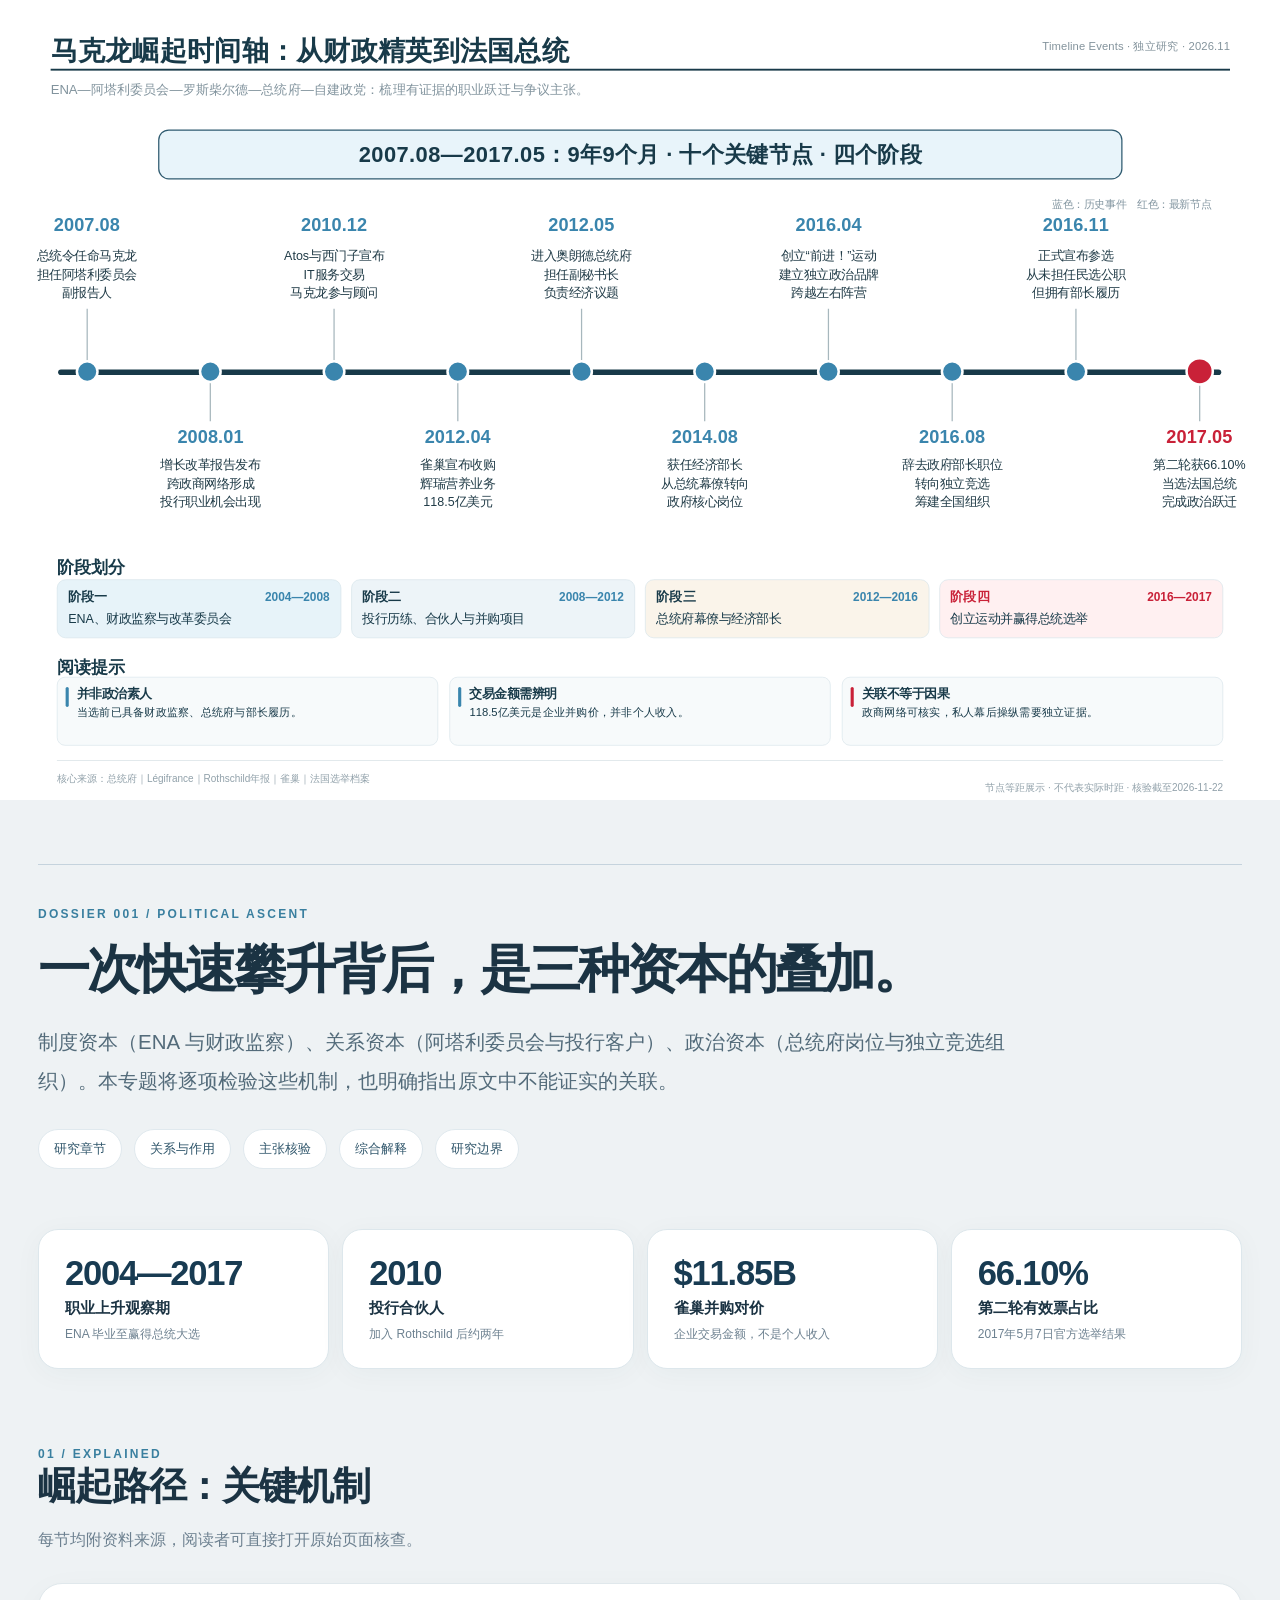
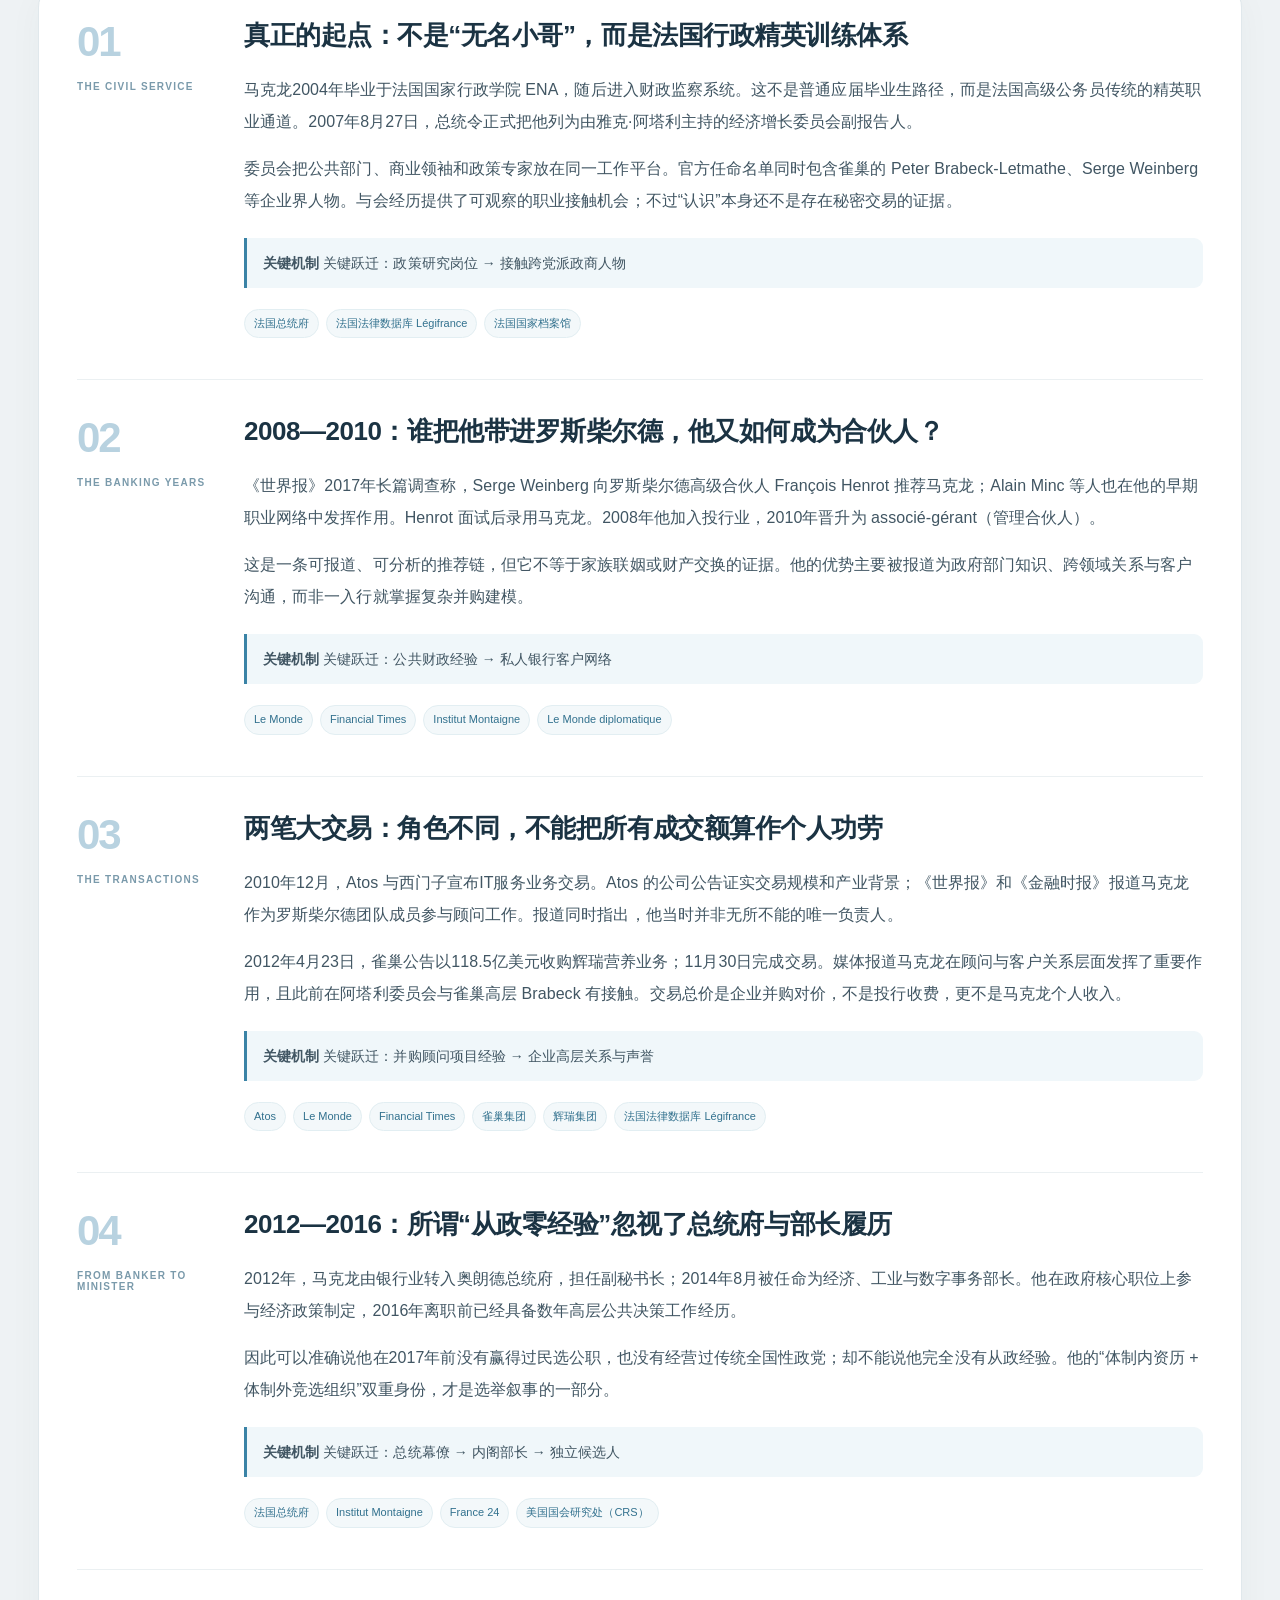
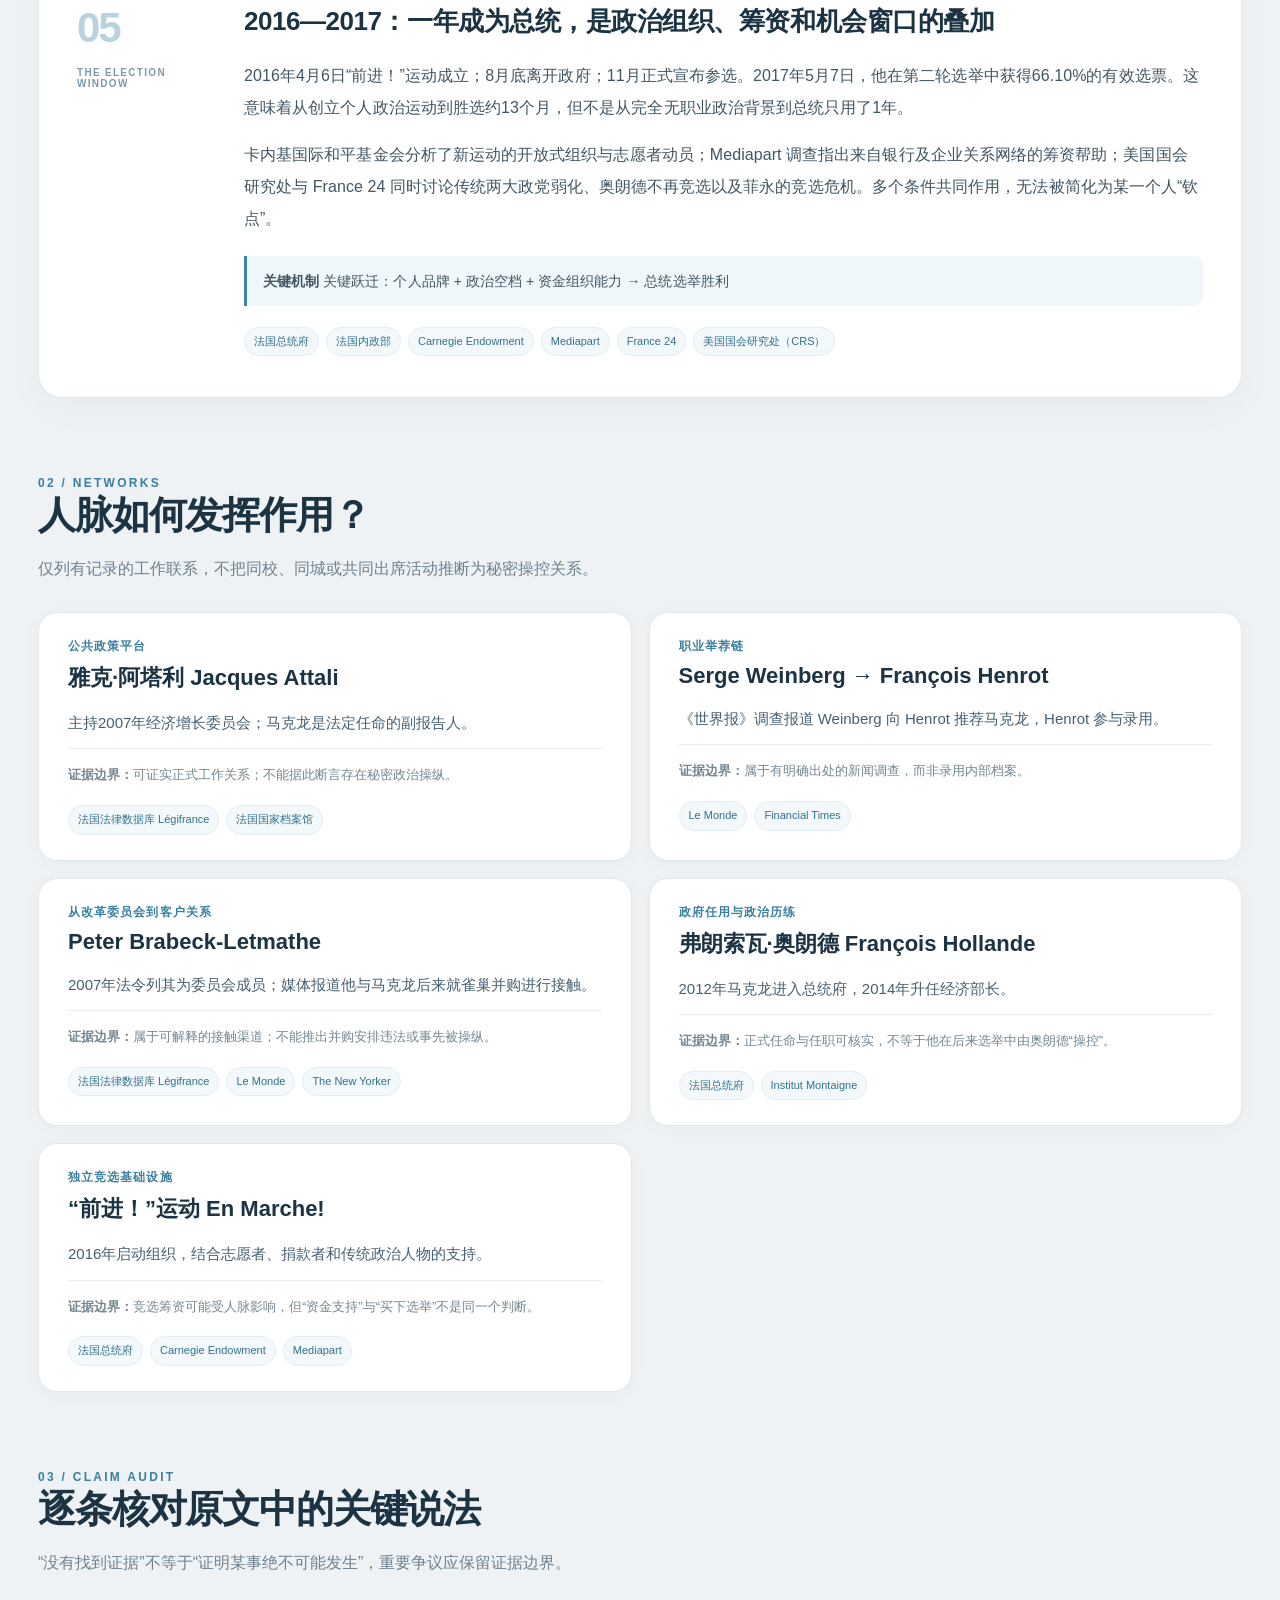
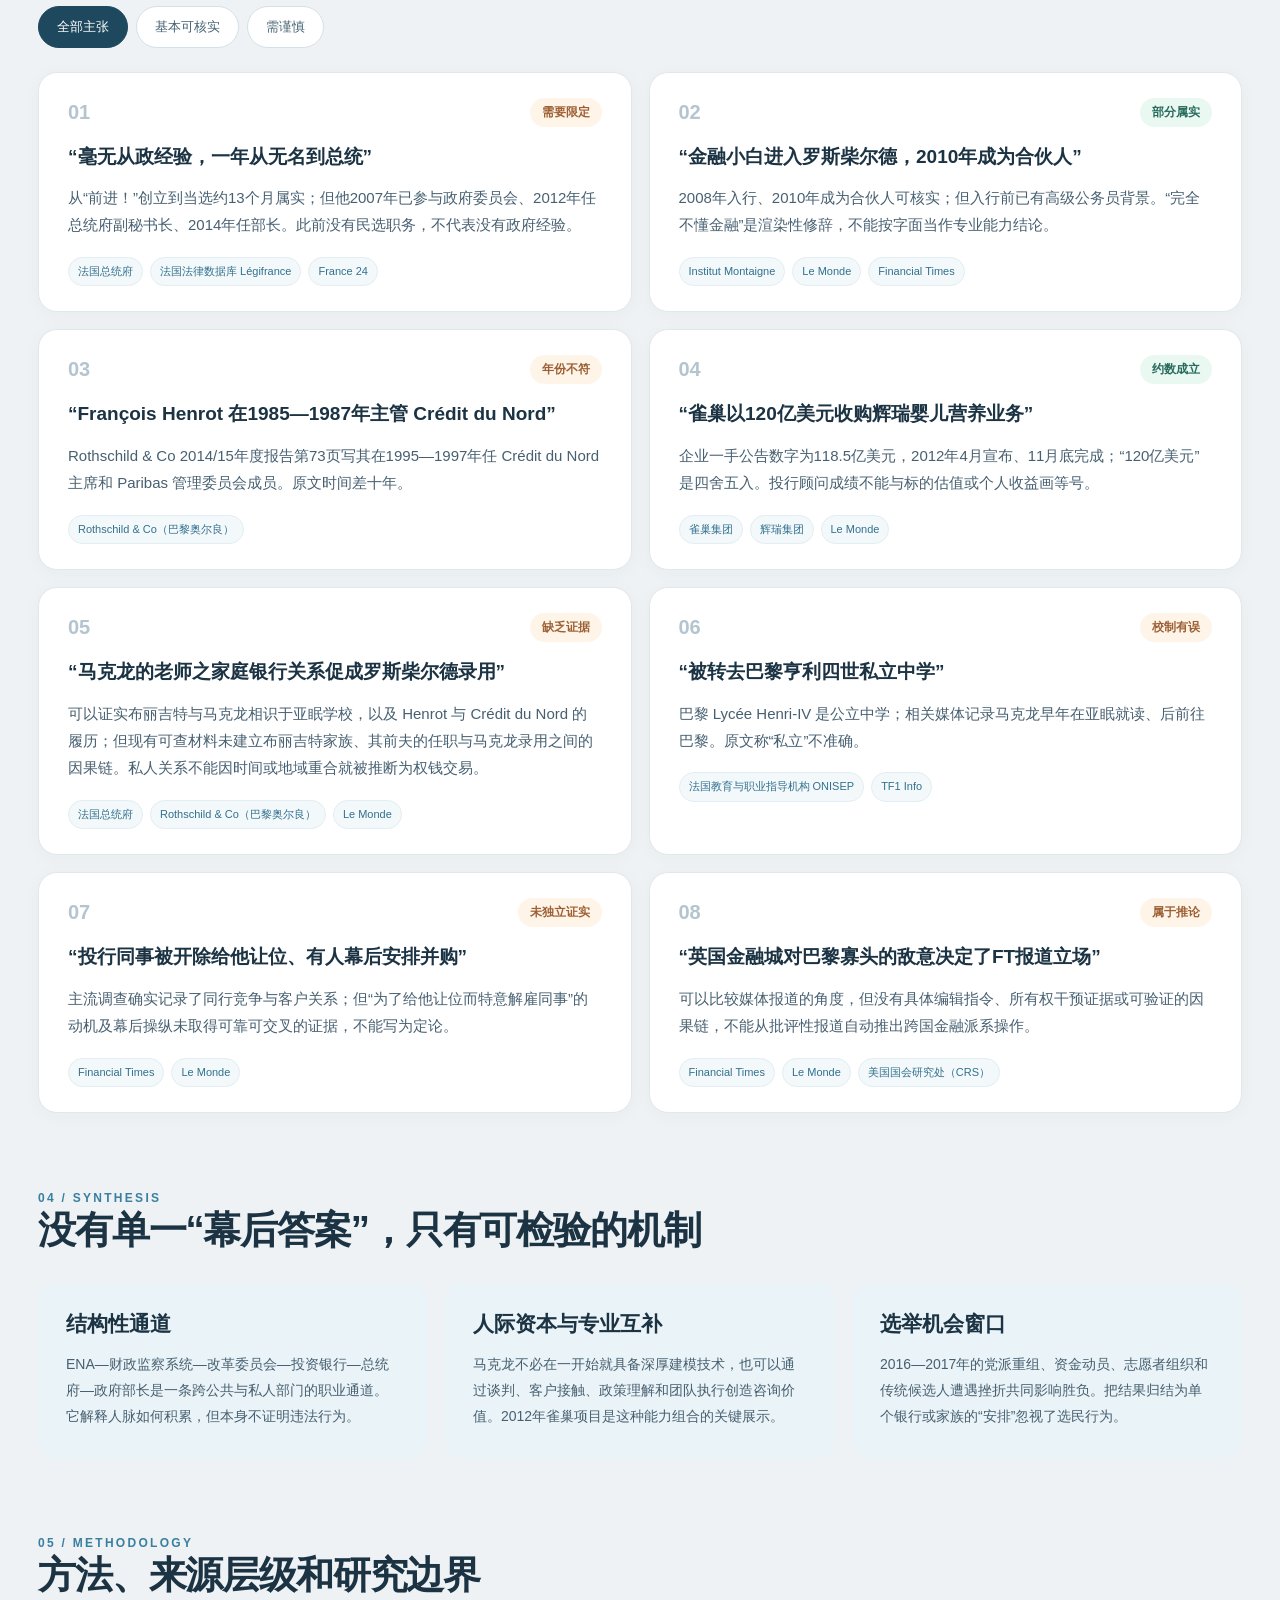
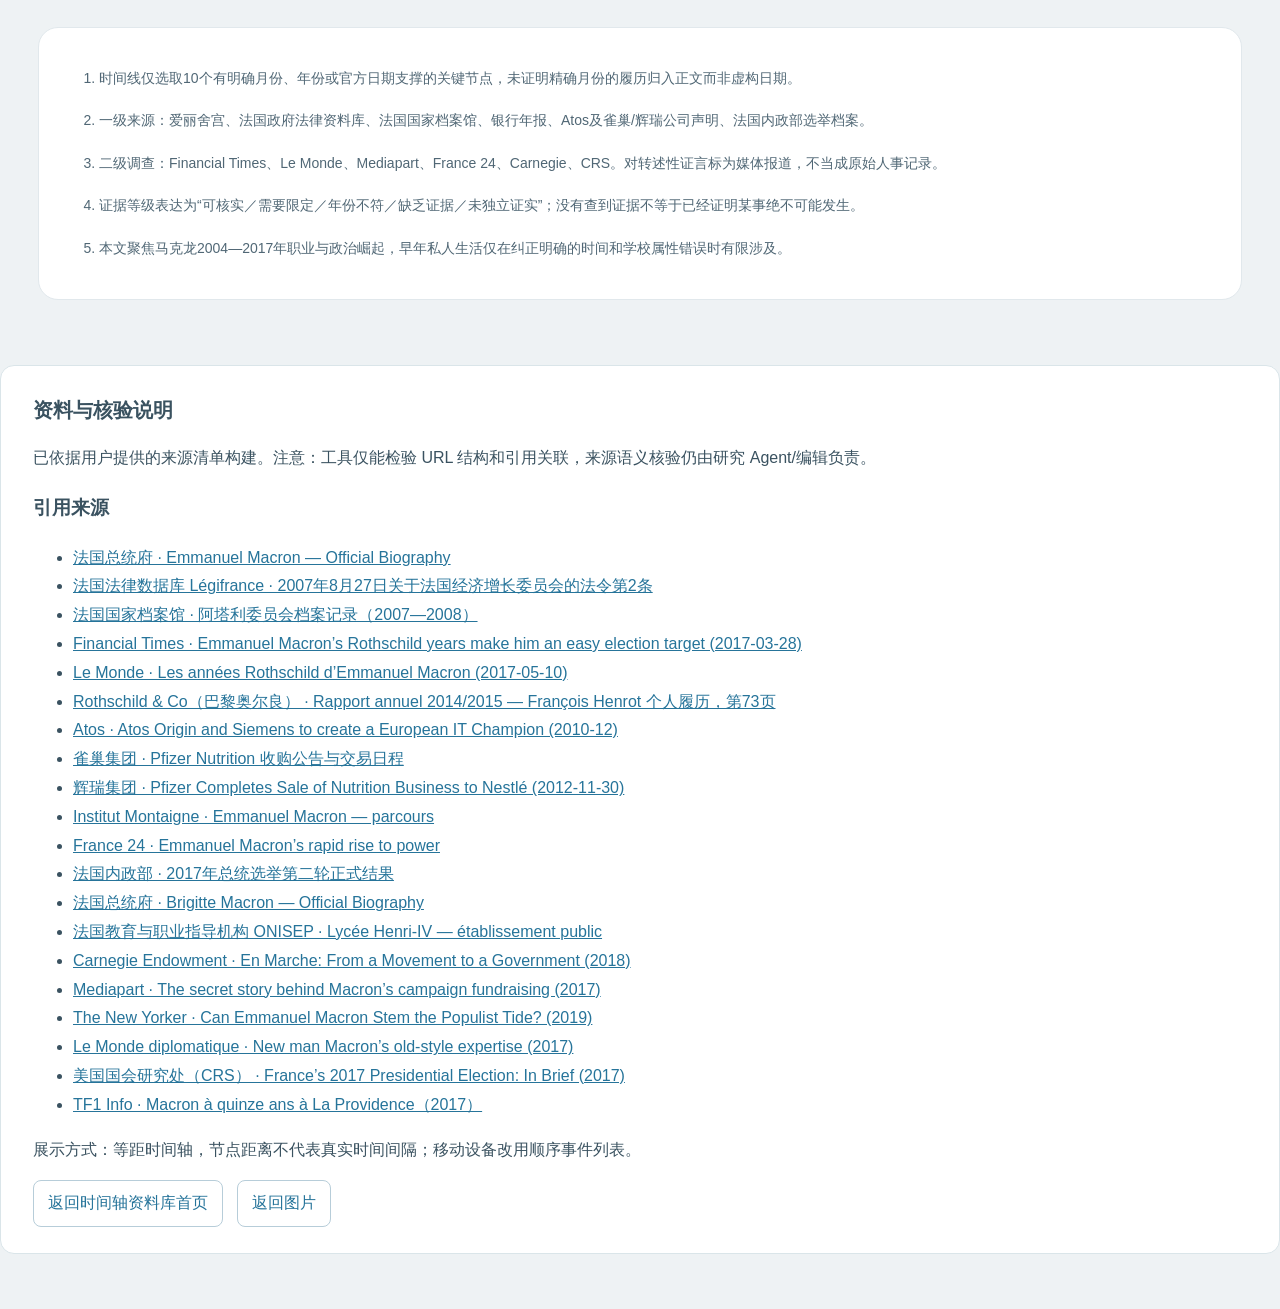
<file: docs/events/emmanuel-macron-rise/index.html>
<!doctype html>
<html lang="zh-CN">
<head>
<meta charset="utf-8">
<meta name="viewport" content="width=device-width,initial-scale=1">
<meta name="color-scheme" content="light">
<title>马克龙崛起时间轴：从财政精英到法国总统｜Timeline Events</title>
<meta name="description" content="ENA—阿塔利委员会—罗斯柴尔德—总统府—自建政党：梳理有证据的职业跃迁与争议主张。">
<style>
:root{--ink:#183a49;--blue:#3a85ad;--red:#c92138;--muted:#7e919b;--line:#b6c4ca;--bluewash:#e7f3f9;--font:'Noto Sans CJK SC','Source Han Sans SC','PingFang SC','Microsoft YaHei',sans-serif}
*{box-sizing:border-box}html{background:#eef2f4}body{margin:0;color:var(--ink);font-family:var(--font)}
.frame-shell{max-width:2048px;margin:0 auto;position:relative}.frame-viewport{position:relative;width:100%;aspect-ratio:2048 / 1280;overflow:hidden;background:#fff}.artboard{position:absolute;left:0;top:0;width:2048px;height:1280px;transform-origin:0 0;background:white;overflow:hidden}
.artboard h1,.artboard h2,.artboard h3,.artboard p,.artboard ol,.artboard ul{margin:0;padding:0}.artboard ol,.artboard ul{list-style:none}
.board-header{position:absolute;left:81px;right:80px;top:53px;height:110px}.board-header h1{font-size:43px;line-height:1.32;font-weight:700;letter-spacing:.015em}.board-credit{position:absolute;right:0;top:9px;font-size:18px;color:#83939c;letter-spacing:.01em}.top-rule{position:absolute;left:0;right:0;top:57px;border-top:3px solid var(--ink)}.board-subtitle{position:absolute;left:0;top:74px;font-size:21px;line-height:1.5;color:#81939d;white-space:nowrap}
.summary-bar{position:absolute;left:253px;top:207px;width:1543px;height:80px;border:2.5px solid #2f5b70;background:#e8f4fa;border-radius:17px;display:flex;align-items:center;justify-content:center;font-size:35px;font-weight:700;letter-spacing:.02em;white-space:nowrap}.legend{position:absolute;right:110px;top:315px;color:#8295a0;font-size:17px}.axis{position:absolute;left:93px;right:94px;top:591px;height:9px;background:var(--ink);border-radius:9px}
.events{position:absolute;inset:0;pointer-events:none}.event{position:absolute;left:var(--x);top:0;width:255px;height:840px;transform:translateX(-50%);text-align:center;pointer-events:auto}.event-date{position:absolute;left:0;right:0;font-size:29px;line-height:1.2;font-weight:700;color:var(--blue);letter-spacing:.005em}.event-lines{position:absolute;left:0;right:0;font-size:20px;line-height:1.48;font-weight:400;color:#203b47;white-space:nowrap}.event-lines span{display:block}.event--top .event-date{top:343px}.event--top .event-lines{top:395px}.event--bottom .event-date{top:681px}.event--bottom .event-lines{top:730px}.connector{position:absolute;left:50%;width:2px;background:#a7b7bd;transform:translateX(-50%)}.event--top .connector{top:494px;height:86px}.event--bottom .connector{top:609px;height:65px}.event-dot{position:absolute;left:50%;top:576px;transform:translateX(-50%);width:37px;height:37px;background:var(--blue);border:4px solid #fff;border-radius:50%;z-index:2}.event--highlight .event-date{color:var(--red)}.event--highlight .event-dot{background:var(--red);width:46px;height:46px;top:571px}
.board-section{position:absolute;left:91px;right:91px}.board-section h2{font-size:27px;font-weight:700;line-height:1.15}.phases-section{top:893px}.phase-grid{margin-top:3px;display:grid;grid-template-columns:repeat(4,minmax(0,1fr));gap:16px}.phase-card{height:94px;border:1px solid #d4e2e8;border-radius:14px;background:#e7f3f9;padding:12px 17px}.phase-card:nth-child(2){background:#edf4f8}.phase-card:nth-child(3){background:#faf4ea}.phase-card:nth-child(4){background:#fff0f1}.phase-card-head{display:flex;align-items:baseline;justify-content:space-between;font-size:21px;font-weight:700}.phase-card-head time{font-size:19px;font-weight:700;color:var(--blue)}.phase-card:last-child .phase-card-head,.phase-card:last-child .phase-card-head time{color:var(--red)}.phase-card p{font-size:20px;margin-top:8px}
.insights-section{top:1052px}.insight-grid{margin-top:0;display:grid;grid-template-columns:repeat(3,minmax(0,1fr));gap:18px}.insight-card{height:110px;border:1px solid #d5e2e8;background:#f7fafb;border-radius:13px;padding:13px 18px 9px 31px;position:relative}.insight-card:before{content:'';position:absolute;left:13px;top:15px;width:5px;height:32px;background:var(--blue);border-radius:4px}.insight-card:last-child:before{background:var(--red)}.insight-card h3{font-size:20px;line-height:1.25;font-weight:700}.insight-card p{font-size:18px;line-height:1.37;margin-top:5px}.insight-card p span{display:block}
.board-footer{position:absolute;left:91px;right:91px;top:1216px;height:60px;border-top:1.5px solid #d0dce1;color:#91a1aa;font-size:16px}.board-footer .source{position:absolute;left:0;top:19px;white-space:nowrap}.board-footer .note{position:absolute;right:0;top:34px;white-space:nowrap}
.mobile-reader{display:none}.article-notes{max-width:1400px;margin:30px auto 55px;padding:26px 32px;background:#fff;border:1px solid #dae5e9;border-radius:14px;font-size:16px;line-height:1.8;color:#3a5260}.article-notes h2{font-size:20px;margin:0 0 12px}.article-notes .notice{border-left:4px solid #c92138;padding-left:15px}.article-notes a{color:#26749a}.article-notes .article-tools{display:flex;gap:14px;flex-wrap:wrap;margin-top:16px}.article-notes .article-tools a{padding:8px 14px;border:1px solid #b7cdd9;border-radius:8px;text-decoration:none}.sr-only{position:absolute;width:1px;height:1px;overflow:hidden;clip:rect(0,0,0,0);white-space:nowrap}
@media(max-width:760px){html{background:#fff}.frame-viewport{display:none}.mobile-reader{display:block;padding:26px 18px 16px;max-width:660px;margin:auto}.mobile-reader h1{font-size:27px;line-height:1.35;letter-spacing:-.02em}.mobile-reader .meta{font-size:13px;color:var(--muted);margin:9px 0 20px}.mobile-reader .mobile-summary{background:var(--bluewash);border:1px solid #c2dbe6;border-radius:12px;padding:16px 15px;font-size:18px;font-weight:700}.mobile-reader h2{font-size:20px;margin:28px 0 12px}.mobile-event-list{margin:0;padding:0 0 0 21px;list-style:none;border-left:3px solid #c6d8e1}.mobile-event-list li{margin-bottom:22px;position:relative;padding-left:15px}.mobile-event-list li:before{content:'';position:absolute;left:-29px;top:5px;width:13px;height:13px;border:3px solid white;border-radius:50%;background:var(--blue)}.mobile-event-list li:last-child:before{background:var(--red)}.mobile-event-list time{font-size:17px;font-weight:700;color:var(--blue)}.mobile-event-list li:last-child time{color:var(--red)}.mobile-event-list p{margin:6px 0 0;color:#2e4855;font-size:15px;line-height:1.6}.mobile-card{margin:9px 0;padding:12px 16px;border:1px solid #d7e4e9;background:#f5f9fb;border-radius:10px;font-size:14px}.mobile-card strong{display:block;margin-bottom:5px}.article-notes{margin:0 18px 35px;padding:18px;font-size:14px}}
@media print{html,body{background:#fff}.frame-shell{width:2048px;max-width:none}.frame-viewport{width:2048px}.artboard{transform:none!important}.article-notes{break-before:page}}
/* Tactile interaction layer: no changes to the resting screenshot's geometry. */
:root{--ease-spring:cubic-bezier(.2,.85,.24,1)}
.event-dot{padding:0;appearance:none;-webkit-appearance:none;cursor:pointer;box-shadow:0 0 0 0 rgba(58,133,173,0);transition:transform .28s var(--ease-spring),box-shadow .28s var(--ease-spring),background-color .2s}
.event-dot:hover,.event.is-selected .event-dot{transform:translateX(-50%) scale(1.17);box-shadow:0 0 0 12px rgba(58,133,173,.12)}
.event--highlight .event-dot:hover,.event--highlight.is-selected .event-dot{box-shadow:0 0 0 12px rgba(201,33,56,.12)}
.event-dot:active{transform:translateX(-50%) scale(.91)}
.event-dot:focus-visible{outline:5px solid #153847;outline-offset:7px}
.mobile-event-action{border:1px solid #c4dce8;background:#edf7fb;color:#216b92;font:inherit;font-size:13px;font-weight:700;border-radius:18px;padding:7px 13px;cursor:pointer;margin-top:9px;transition:transform .22s var(--ease-spring),background .2s}
.mobile-event-action:hover{background:#dbeef8;transform:translateY(-2px)}
.mobile-event-action:active{transform:scale(.96)}
.mobile-event-action:focus-visible{outline:3px solid #69b2d7;outline-offset:3px}
.event-dialog{width:min(calc(100% - 32px),610px);max-height:min(86vh,740px);border:1px solid rgba(213,229,235,.9);border-radius:26px;padding:0;overflow:auto;background:rgba(255,255,255,.985);color:var(--ink);box-shadow:0 36px 105px rgba(15,47,66,.29);-webkit-backdrop-filter:blur(28px);backdrop-filter:blur(28px);animation:sheetAppear .35s var(--ease-spring) both}
.event-dialog::backdrop{background:rgba(13,39,54,.30);-webkit-backdrop-filter:blur(5px);backdrop-filter:blur(5px)}
.dialog-inner{padding:35px 38px 29px}
.dialog-top{display:flex;align-items:center;justify-content:space-between;gap:16px}
.dialog-kicker{font-size:12px;letter-spacing:.16em;color:var(--blue);font-weight:700;margin:0}
.dialog-close{border:0;background:#eef3f6;color:#406274;border-radius:50%;width:40px;height:40px;font-size:24px;line-height:1;display:grid;place-items:center;cursor:pointer;transition:transform .2s var(--ease-spring),background .2s}
.dialog-close:hover{background:#ddeaf0;transform:rotate(5deg)}
.dialog-close:active{transform:scale(.9)}
.dialog-close:focus-visible,.dialog-nav button:focus-visible{outline:3px solid #69b2d7;outline-offset:3px}
.dialog-date{font-size:18px;color:var(--blue);margin:26px 0 8px;font-weight:700}
.dialog-title{font-size:32px;line-height:1.26;letter-spacing:-.02em;margin:0 0 18px}
.dialog-description{font-size:17px;line-height:1.9;margin:0;color:#425965}
.dialog-reference{background:#f4f9fb;border:1px solid #deebf0;border-radius:14px;padding:17px 19px;margin-top:27px;font-size:13px;line-height:1.7;color:#617781}
.dialog-reference h3{font-size:14px;margin:0 0 9px;color:var(--ink)}
.dialog-reference a{display:block;margin-top:8px;color:#28749d;text-decoration:underline;text-underline-offset:3px;overflow-wrap:anywhere}
.dialog-reference .detail-warning{margin:0}
.dialog-nav{display:flex;align-items:center;justify-content:space-between;gap:15px;border-top:1px solid #e0eaf0;margin-top:25px;padding-top:22px}
.dialog-nav button{border:1px solid #d2e2ea;background:#fff;border-radius:24px;color:var(--ink);padding:10px 18px;font:inherit;font-size:14px;font-weight:700;cursor:pointer;transition:transform .2s var(--ease-spring),background .2s}
.dialog-nav button:hover:not(:disabled){background:#e9f4f9;transform:translateY(-2px)}
.dialog-nav button:active:not(:disabled){transform:scale(.96)}
.dialog-nav button:disabled{opacity:.35;cursor:not-allowed}
.dialog-nav span{font-size:12px;color:#8499a4;font-weight:700;white-space:nowrap}
@keyframes sheetAppear{from{opacity:0;transform:translateY(18px) scale(.975)}to{opacity:1;transform:translateY(0) scale(1)}}
@media(max-width:760px){.event-dialog{border-radius:22px}.dialog-inner{padding:24px 22px}.dialog-title{font-size:26px}.dialog-description{font-size:15px}}
@media(prefers-reduced-motion:reduce){*,*::before,*::after{animation:none!important;transition:none!important;scroll-behavior:auto!important}}
@media print{.event-dialog{display:none!important}}

.event-dot::before{content:"";position:absolute;inset:-12px;border-radius:50%}



/* Evidence-backed longform dossier: inspired by a calm Apple editorial reading system. */
html{scroll-behavior:smooth}
.research-dossier{--dossier-ink:#1b3343;--dossier-sub:#6d8190;--dossier-blue:#356f91;max-width:1500px;margin:64px auto 20px;padding:0 38px;color:var(--dossier-ink);font-family:var(--font)}
.dossier-lead{border-top:1px solid #c5d3dd;padding:42px 0 24px}.dossier-eyebrow,.dossier-section-heading>span{font-size:12px;letter-spacing:.19em;font-weight:750;text-transform:uppercase;color:#397f9f;margin:0 0 17px}.dossier-lead h2{font-size:clamp(33px,4.1vw,58px);letter-spacing:-.055em;line-height:1.19;margin:0 0 23px;max-width:950px}.dossier-summary{font-size:clamp(16px,1.6vw,22px);line-height:1.9;color:#536b7a;max-width:1000px}.dossier-toc{display:flex;gap:12px;flex-wrap:wrap;margin-top:28px}.dossier-toc a{font-size:13px;text-decoration:none;color:#31576c;padding:10px 15px;background:#fff;border:1px solid #e0e9ee;border-radius:999px;transition:background .25s,transform .25s,box-shadow .25s}.dossier-toc a:hover{background:#e9f3f8;transform:translateY(-2px);box-shadow:0 8px 16px #123e5020}
.dossier-metrics{display:grid;grid-template-columns:repeat(4,minmax(0,1fr));gap:13px;margin:36px 0 68px}.dossier-metric{background:#fff;border:1px solid #dde7ec;border-radius:20px;padding:24px 26px;display:flex;flex-direction:column;gap:7px;box-shadow:0 5px 28px #1a42550a}.dossier-metric strong{font-size:clamp(23px,2.7vw,38px);line-height:1.1;letter-spacing:-.035em;color:#183b52}.dossier-metric span{font-size:15px;font-weight:750}.dossier-metric small{font-size:12px;color:var(--dossier-sub);line-height:1.55}
.dossier-section-heading{scroll-margin-top:25px;max-width:1020px;margin:75px 0 28px}.dossier-section-heading h2{margin:0 0 12px;font-size:clamp(29px,3vw,42px);line-height:1.25;letter-spacing:-.03em}.dossier-section-heading p{font-size:16px;line-height:1.8;color:var(--dossier-sub)}
.dossier-chapters{background:#fff;border:1px solid #e0e8ec;border-radius:24px;padding:0 38px;box-shadow:0 10px 35px #1b45510a}.dossier-chapter{display:grid;grid-template-columns:142px minmax(0,1fr);gap:25px;padding:34px 0 41px;border-bottom:1px solid #ebf0f2}.dossier-chapter:last-child{border-bottom:0}.chapter-index{display:flex;flex-direction:column;gap:15px}.chapter-index span{font-size:42px;font-weight:800;color:#b8d2e0;letter-spacing:-.05em}.chapter-index small{font-size:10px;font-weight:750;letter-spacing:.13em;color:#7a9aab}.chapter-body h3{font-size:26px;line-height:1.35;margin:0 0 21px;letter-spacing:-.018em}.chapter-body>p{font-size:16px;line-height:2;letter-spacing:.004em;color:#415663;margin:0 0 15px}.chapter-body .chapter-takeaway{background:#f0f7fa;border-left:3px solid #3a83a6;border-radius:0 9px 9px 0;padding:11px 16px;font-size:14px;margin:21px 0}.dossier-citations{display:flex;flex-wrap:wrap;gap:7px;margin-top:18px}.dossier-citations a{font-size:11px;line-height:1.4;color:#32718e;background:#f3f8fa;border:1px solid #e2eef2;border-radius:99px;text-decoration:none;padding:6px 9px;transition:background .2s}.dossier-citations a:hover{background:#d8edf5;text-decoration:underline}.dossier-citations a:focus-visible,.dossier-toc a:focus-visible{outline:3px solid #4a97bf;outline-offset:3px}
.connections-grid{display:grid;grid-template-columns:repeat(2,minmax(0,1fr));gap:17px}.connection-card,.claim-card{background:#fff;border:1px solid #e1e8ec;border-radius:19px;padding:25px 29px;box-shadow:0 3px 18px #234e6108;transition:transform .3s cubic-bezier(.2,.84,.3,1),box-shadow .3s}.connection-card:hover,.claim-card:hover{transform:translateY(-3px);box-shadow:0 14px 30px #234e6112}.connection-role{font-size:12px;color:#3a80a1;font-weight:800;letter-spacing:.09em;margin:0 0 8px}.connection-card h3{font-size:22px;margin:0 0 16px}.connection-card>p:not(.connection-role),.claim-card>p{color:#476071;line-height:1.83;font-size:15px;margin:0 0 12px}.connection-card .connection-limits{border-top:1px solid #e7edf1;padding-top:14px;color:#748690!important;font-size:13px!important}
.audit-controls{display:flex;gap:8px;margin:24px 0;flex-wrap:wrap}.audit-controls button{font:inherit;font-size:13px;border:1px solid #d4e1e7;border-radius:100px;background:#fff;color:#456273;padding:11px 18px;cursor:pointer;transition:transform .2s,background .2s}.audit-controls button:hover{transform:translateY(-2px)}.audit-controls button:active{transform:scale(.95)}.audit-controls button[aria-pressed=true]{background:#1e485d;color:#fff;border-color:#1e485d}.audit-controls button:focus-visible{outline:3px solid #65a8ce;outline-offset:3px}.claim-grid{display:grid;grid-template-columns:repeat(2,minmax(0,1fr));gap:17px}.claim-card[hidden]{display:none}.claim-top{display:flex;align-items:center;justify-content:space-between;margin-bottom:16px}.claim-num{color:#b4c5cf;font-size:20px;font-weight:800}.claim-verdict{font-size:12px;font-weight:700;border-radius:99px;padding:6px 12px}.claim-ok{color:#286b5c;background:#eaf8f2}.claim-question{color:#9d6035;background:#fff4e8}.claim-card h3{font-size:19px;line-height:1.5;margin:0 0 13px}
.hypotheses-grid{display:grid;grid-template-columns:repeat(3,minmax(0,1fr));gap:17px}.hypotheses-grid article{background:#eaf3f7;border-radius:17px;padding:28px}.hypotheses-grid h3{font-size:21px;margin:0 0 14px}.hypotheses-grid p{font-size:14px;line-height:1.85;color:#476071;margin:0}.dossier-method-list{background:#fff;border:1px solid #e1e8ec;border-radius:20px;padding:29px 35px 29px 60px;margin:0 0 65px}.dossier-method-list li{line-height:1.9;color:#506775;padding:8px 0;font-size:14px}
@media(max-width:1100px){.research-dossier{padding:0 23px}.dossier-metrics{grid-template-columns:repeat(2,minmax(0,1fr))}.hypotheses-grid{grid-template-columns:1fr}}
@media(max-width:760px){.research-dossier{margin:35px auto;padding:0 18px}.dossier-chapters{padding:0 17px;border-radius:16px}.dossier-chapter{grid-template-columns:1fr;gap:2px;padding:26px 0}.chapter-index{flex-direction:row;align-items:baseline}.chapter-index span{font-size:28px}.chapter-body h3{font-size:21px}.chapter-body>p{font-size:15px}.connections-grid,.claim-grid{grid-template-columns:1fr}.dossier-metrics{gap:9px;margin:20px 0 36px}.dossier-metric{padding:16px}.dossier-metric strong{font-size:23px}.dossier-method-list{padding:22px 20px 22px 35px}.dossier-toc{gap:7px}.dossier-toc a{font-size:12px;padding:9px}}
@media(prefers-reduced-motion:reduce){html{scroll-behavior:auto}.connection-card,.claim-card,.dossier-toc a,.audit-controls button{transition:none!important;transform:none!important}}

</style>
</head>
<body>
<main>
  <div class="frame-shell" id="timeline-shell">
    <div class="frame-viewport" id="timeline-viewport">
      <article class="artboard" id="artboard" aria-label="事件时间轴信息图">
        <header class="board-header"><h1>马克龙崛起时间轴：从财政精英到法国总统</h1>
<span class="board-credit">Timeline Events · 独立研究 · 2026.11</span><div class="top-rule" aria-hidden="true"></div>
<p class="board-subtitle">ENA—阿塔利委员会—罗斯柴尔德—总统府—自建政党：梳理有证据的职业跃迁与争议主张。</p></header>
<div class="summary-bar">2007.08—2017.05：9年9个月 · 十个关键节点 · 四个阶段</div>
<p class="legend">蓝色：历史事件　红色：最新节点</p>
<div class="axis" aria-hidden="true"></div>
<ol class="events" aria-label="按时间排序的关键节点">
<li class="event event--top" style="--x:139.0px" data-date="2007-08-27">
<span class="event-date">2007.08</span>
<p class="event-lines"><span>总统令任命马克龙</span><span>担任阿塔利委员会</span><span>副报告人</span></p><span class="connector" aria-hidden="true"></span>
<button type="button" class="event-dot" data-event-index="0" aria-haspopup="dialog" aria-label="查看 2007.08 节点详情：阿塔利委员会" title="点击查看事件详情"></button></li>
<li class="event event--bottom" style="--x:336.778px" data-date="2008-01-24">
<span class="event-date">2008.01</span>
<p class="event-lines"><span>增长改革报告发布</span><span>跨政商网络形成</span><span>投行职业机会出现</span></p><span class="connector" aria-hidden="true"></span>
<button type="button" class="event-dot" data-event-index="1" aria-haspopup="dialog" aria-label="查看 2008.01 节点详情：改革报告发布" title="点击查看事件详情"></button></li>
<li class="event event--top" style="--x:534.556px" data-date="2010-12-15">
<span class="event-date">2010.12</span>
<p class="event-lines"><span>Atos与西门子宣布</span><span>IT服务交易</span><span>马克龙参与顾问</span></p><span class="connector" aria-hidden="true"></span>
<button type="button" class="event-dot" data-event-index="2" aria-haspopup="dialog" aria-label="查看 2010.12 节点详情：Atos 西门子案" title="点击查看事件详情"></button></li>
<li class="event event--bottom" style="--x:732.333px" data-date="2012-04-23">
<span class="event-date">2012.04</span>
<p class="event-lines"><span>雀巢宣布收购</span><span>辉瑞营养业务</span><span>118.5亿美元</span></p><span class="connector" aria-hidden="true"></span>
<button type="button" class="event-dot" data-event-index="3" aria-haspopup="dialog" aria-label="查看 2012.04 节点详情：雀巢并购案" title="点击查看事件详情"></button></li>
<li class="event event--top" style="--x:930.111px" data-date="2012-05">
<span class="event-date">2012.05</span>
<p class="event-lines"><span>进入奥朗德总统府</span><span>担任副秘书长</span><span>负责经济议题</span></p><span class="connector" aria-hidden="true"></span>
<button type="button" class="event-dot" data-event-index="4" aria-haspopup="dialog" aria-label="查看 2012.05 节点详情：入职总统府" title="点击查看事件详情"></button></li>
<li class="event event--bottom" style="--x:1127.889px" data-date="2014-08-26">
<span class="event-date">2014.08</span>
<p class="event-lines"><span>获任经济部长</span><span>从总统幕僚转向</span><span>政府核心岗位</span></p><span class="connector" aria-hidden="true"></span>
<button type="button" class="event-dot" data-event-index="5" aria-haspopup="dialog" aria-label="查看 2014.08 节点详情：经济部长" title="点击查看事件详情"></button></li>
<li class="event event--top" style="--x:1325.667px" data-date="2016-04-06">
<span class="event-date">2016.04</span>
<p class="event-lines"><span>创立“前进！”运动</span><span>建立独立政治品牌</span><span>跨越左右阵营</span></p><span class="connector" aria-hidden="true"></span>
<button type="button" class="event-dot" data-event-index="6" aria-haspopup="dialog" aria-label="查看 2016.04 节点详情：创建前进运动" title="点击查看事件详情"></button></li>
<li class="event event--bottom" style="--x:1523.444px" data-date="2016-08-30">
<span class="event-date">2016.08</span>
<p class="event-lines"><span>辞去政府部长职位</span><span>转向独立竞选</span><span>筹建全国组织</span></p><span class="connector" aria-hidden="true"></span>
<button type="button" class="event-dot" data-event-index="7" aria-haspopup="dialog" aria-label="查看 2016.08 节点详情：辞去部长" title="点击查看事件详情"></button></li>
<li class="event event--top" style="--x:1721.222px" data-date="2016-11-16">
<span class="event-date">2016.11</span>
<p class="event-lines"><span>正式宣布参选</span><span>从未担任民选公职</span><span>但拥有部长履历</span></p><span class="connector" aria-hidden="true"></span>
<button type="button" class="event-dot" data-event-index="8" aria-haspopup="dialog" aria-label="查看 2016.11 节点详情：宣布参选" title="点击查看事件详情"></button></li>
<li class="event event--bottom event--highlight" style="--x:1919.0px" data-date="2017-05-07">
<span class="event-date">2017.05</span>
<p class="event-lines"><span>第二轮获66.10%</span><span>当选法国总统</span><span>完成政治跃迁</span></p><span class="connector" aria-hidden="true"></span>
<button type="button" class="event-dot" data-event-index="9" aria-haspopup="dialog" aria-label="查看 2017.05 节点详情：当选总统" title="点击查看事件详情"></button></li>
</ol>
<section class="board-section phases-section"><h2>阶段划分</h2><div class="phase-grid">
<article class="phase-card"><div class="phase-card-head"><span>阶段一</span><time>2004—2008</time></div><p>ENA、财政监察与改革委员会</p></article>
<article class="phase-card"><div class="phase-card-head"><span>阶段二</span><time>2008—2012</time></div><p>投行历练、合伙人与并购项目</p></article>
<article class="phase-card"><div class="phase-card-head"><span>阶段三</span><time>2012—2016</time></div><p>总统府幕僚与经济部长</p></article>
<article class="phase-card"><div class="phase-card-head"><span>阶段四</span><time>2016—2017</time></div><p>创立运动并赢得总统选举</p></article>
</div></section>
<section class="board-section insights-section"><h2>阅读提示</h2><div class="insight-grid">
<article class="insight-card"><h3>并非政治素人</h3><p><span>当选前已具备财政监察、总统府与部长履历。</span></p></article>
<article class="insight-card"><h3>交易金额需辨明</h3><p><span>118.5亿美元是企业并购价，并非个人收入。</span></p></article>
<article class="insight-card"><h3>关联不等于因果</h3><p><span>政商网络可核实，私人幕后操纵需要独立证据。</span></p></article>
</div></section>
<footer class="board-footer"><span class="source">核心来源：总统府｜Légifrance｜Rothschild年报｜雀巢｜法国选举档案</span><span class="note">节点等距展示 · 不代表实际时距 · 核验截至2026-11-22</span></footer>
      </article>
    </div>
    <article class="mobile-reader"><h1>马克龙崛起时间轴：从财政精英到法国总统</h1><p class="meta">Timeline Events · 独立研究 · 2026-11-22</p>
<div class="mobile-summary">2007.08—2017.05：9年9个月 · 十个关键节点 · 四个阶段</div><h2>关键事件</h2><ol class="mobile-event-list">
<li><time datetime="2007-08-27">2007.08</time><p>总统令任命马克龙为经济增长委员会副报告人。</p><button type="button" class="mobile-event-action" data-event-index="0" aria-haspopup="dialog">查看节点详情 <span aria-hidden="true">↗</span></button></li>
<li><time datetime="2008-01-24">2008.01</time><p>阿塔利委员会提交改革报告，马克龙参与起草。</p><button type="button" class="mobile-event-action" data-event-index="1" aria-haspopup="dialog">查看节点详情 <span aria-hidden="true">↗</span></button></li>
<li><time datetime="2010-12-15">2010.12</time><p>Atos宣布收购西门子IT服务业务；媒体报道马克龙参与顾问工作。</p><button type="button" class="mobile-event-action" data-event-index="2" aria-haspopup="dialog">查看节点详情 <span aria-hidden="true">↗</span></button></li>
<li><time datetime="2012-04-23">2012.04</time><p>雀巢宣布以118.5亿美元收购辉瑞营养业务。</p><button type="button" class="mobile-event-action" data-event-index="3" aria-haspopup="dialog">查看节点详情 <span aria-hidden="true">↗</span></button></li>
<li><time datetime="2012-05">2012.05</time><p>马克龙出任奥朗德总统府副秘书长，负责经济等议题。</p><button type="button" class="mobile-event-action" data-event-index="4" aria-haspopup="dialog">查看节点详情 <span aria-hidden="true">↗</span></button></li>
<li><time datetime="2014-08-26">2014.08</time><p>马克龙获任法国经济、工业与数字事务部长。</p><button type="button" class="mobile-event-action" data-event-index="5" aria-haspopup="dialog">查看节点详情 <span aria-hidden="true">↗</span></button></li>
<li><time datetime="2016-04-06">2016.04</time><p>马克龙正式创立“前进！”政治运动，主张跨越左右阵营。</p><button type="button" class="mobile-event-action" data-event-index="6" aria-haspopup="dialog">查看节点详情 <span aria-hidden="true">↗</span></button></li>
<li><time datetime="2016-08-30">2016.08</time><p>马克龙辞去经济部长职务，转向独立总统竞选。</p><button type="button" class="mobile-event-action" data-event-index="7" aria-haspopup="dialog">查看节点详情 <span aria-hidden="true">↗</span></button></li>
<li><time datetime="2016-11-16">2016.11</time><p>马克龙宣布参加2017年法国总统选举。</p><button type="button" class="mobile-event-action" data-event-index="8" aria-haspopup="dialog">查看节点详情 <span aria-hidden="true">↗</span></button></li>
<li><time datetime="2017-05-07">2017.05</time><p>马克龙在第二轮总统选举中赢得66.10%的有效选票。</p><button type="button" class="mobile-event-action" data-event-index="9" aria-haspopup="dialog">查看节点详情 <span aria-hidden="true">↗</span></button></li>
</ol>
<h2>阶段划分</h2>
<section class="mobile-card"><strong>阶段一 · 2004—2008</strong>ENA、财政监察与改革委员会</section>
<section class="mobile-card"><strong>阶段二 · 2008—2012</strong>投行历练、合伙人与并购项目</section>
<section class="mobile-card"><strong>阶段三 · 2012—2016</strong>总统府幕僚与经济部长</section>
<section class="mobile-card"><strong>阶段四 · 2016—2017</strong>创立运动并赢得总统选举</section>
<h2>阅读提示</h2>
<section class="mobile-card"><strong>并非政治素人</strong>当选前已具备财政监察、总统府与部长履历。</section>
<section class="mobile-card"><strong>交易金额需辨明</strong>118.5亿美元是企业并购价，并非个人收入。</section>
<section class="mobile-card"><strong>关联不等于因果</strong>政商网络可核实，私人幕后操纵需要独立证据。</section>
</article>
  </div>
  <section class="research-dossier" id="research-dossier" aria-labelledby="research-title">
<header class="dossier-lead">
<p class="dossier-eyebrow">DOSSIER 001 / POLITICAL ASCENT</p>
<h2 id="research-title">一次快速攀升背后，是三种资本的叠加。</h2>
<p class="dossier-summary">制度资本（ENA 与财政监察）、关系资本（阿塔利委员会与投行客户）、政治资本（总统府岗位与独立竞选组织）。本专题将逐项检验这些机制，也明确指出原文中不能证实的关联。</p>
<nav class="dossier-toc" aria-label="研究章节目录"><a href="#dossier-chapters">研究章节</a><a href="#dossier-network">关系与作用</a><a href="#claim-audit">主张核验</a><a href="#dossier-interpretation">综合解释</a><a href="#dossier-methodology">研究边界</a></nav>
</header>
<div class="dossier-metrics">
<article class="dossier-metric"><strong>2004—2017</strong><span>职业上升观察期</span><small>ENA 毕业至赢得总统大选</small></article>
<article class="dossier-metric"><strong>2010</strong><span>投行合伙人</span><small>加入 Rothschild 后约两年</small></article>
<article class="dossier-metric"><strong>$11.85B</strong><span>雀巢并购对价</span><small>企业交易金额，不是个人收入</small></article>
<article class="dossier-metric"><strong>66.10%</strong><span>第二轮有效票占比</span><small>2017年5月7日官方选举结果</small></article>
</div>
<div id="dossier-chapters" class="dossier-section-heading"><span>01 / EXPLAINED</span><h2>崛起路径：关键机制</h2><p>每节均附资料来源，阅读者可直接打开原始页面核查。</p></div>
<div class="dossier-chapters">
<article class="dossier-chapter"><div class="chapter-index"><span>01</span><small>THE CIVIL SERVICE</small></div><div class="chapter-body">
<h3>真正的起点：不是“无名小哥”，而是法国行政精英训练体系</h3>
<p>马克龙2004年毕业于法国国家行政学院 ENA，随后进入财政监察系统。这不是普通应届毕业生路径，而是法国高级公务员传统的精英职业通道。2007年8月27日，总统令正式把他列为由雅克·阿塔利主持的经济增长委员会副报告人。</p>
<p>委员会把公共部门、商业领袖和政策专家放在同一工作平台。官方任命名单同时包含雀巢的 Peter Brabeck-Letmathe、Serge Weinberg 等企业界人物。与会经历提供了可观察的职业接触机会；不过“认识”本身还不是存在秘密交易的证据。</p>
<p class="chapter-takeaway"><strong>关键机制</strong> 关键跃迁：政策研究岗位 → 接触跨党派政商人物</p>
<div class="dossier-citations" aria-label="本段资料来源"><a href="https://www.elysee.fr/en/emmanuel-macron" rel="noopener noreferrer" target="_blank" title="Emmanuel Macron — Official Biography">法国总统府</a><a href="https://www.legifrance.gouv.fr/loda/article_lc/LEGIARTI000006267725/2008-11-14" rel="noopener noreferrer" target="_blank" title="2007年8月27日关于法国经济增长委员会的法令第2条">法国法律数据库 Légifrance</a><a href="https://rdf.archives-nationales.culture.gouv.fr/garance/entities/agent/051790/" rel="noopener noreferrer" target="_blank" title="阿塔利委员会档案记录（2007—2008）">法国国家档案馆</a></div>
</div></article>
<article class="dossier-chapter"><div class="chapter-index"><span>02</span><small>THE BANKING YEARS</small></div><div class="chapter-body">
<h3>2008—2010：谁把他带进罗斯柴尔德，他又如何成为合伙人？</h3>
<p>《世界报》2017年长篇调查称，Serge Weinberg 向罗斯柴尔德高级合伙人 François Henrot 推荐马克龙；Alain Minc 等人也在他的早期职业网络中发挥作用。Henrot 面试后录用马克龙。2008年他加入投行业，2010年晋升为 associé-gérant（管理合伙人）。</p>
<p>这是一条可报道、可分析的推荐链，但它不等于家族联姻或财产交换的证据。他的优势主要被报道为政府部门知识、跨领域关系与客户沟通，而非一入行就掌握复杂并购建模。</p>
<p class="chapter-takeaway"><strong>关键机制</strong> 关键跃迁：公共财政经验 → 私人银行客户网络</p>
<div class="dossier-citations" aria-label="本段资料来源"><a href="https://www.lemonde.fr/election-presidentielle-2017/article/2017/05/10/les-annees-rothschild-d-emmanuel-macron_5125204_4854003.html" rel="noopener noreferrer" target="_blank" title="Les années Rothschild d’Emmanuel Macron (2017-05-10)">Le Monde</a><a href="https://www.ft.com/content/9bd62502-12cf-11e7-b0c1-37e417ee6c76" rel="noopener noreferrer" target="_blank" title="Emmanuel Macron’s Rothschild years make him an easy election target (2017-03-28)">Financial Times</a><a href="https://www.institutmontaigne.org/presidentielle-2022/candidats/emmanuel-macron/" rel="noopener noreferrer" target="_blank" title="Emmanuel Macron — parcours">Institut Montaigne</a><a href="https://mondediplo.com/2017/03/04macron" rel="noopener noreferrer" target="_blank" title="New man Macron’s old-style expertise (2017)">Le Monde diplomatique</a></div>
</div></article>
<article class="dossier-chapter"><div class="chapter-index"><span>03</span><small>THE TRANSACTIONS</small></div><div class="chapter-body">
<h3>两笔大交易：角色不同，不能把所有成交额算作个人功劳</h3>
<p>2010年12月，Atos 与西门子宣布IT服务业务交易。Atos 的公司公告证实交易规模和产业背景；《世界报》和《金融时报》报道马克龙作为罗斯柴尔德团队成员参与顾问工作。报道同时指出，他当时并非无所不能的唯一负责人。</p>
<p>2012年4月23日，雀巢公告以118.5亿美元收购辉瑞营养业务；11月30日完成交易。媒体报道马克龙在顾问与客户关系层面发挥了重要作用，且此前在阿塔利委员会与雀巢高层 Brabeck 有接触。交易总价是企业并购对价，不是投行收费，更不是马克龙个人收入。</p>
<p class="chapter-takeaway"><strong>关键机制</strong> 关键跃迁：并购顾问项目经验 → 企业高层关系与声誉</p>
<div class="dossier-citations" aria-label="本段资料来源"><a href="https://www.atosgroup.com/en/press/pr-2010_12_14_02" rel="noopener noreferrer" target="_blank" title="Atos Origin and Siemens to create a European IT Champion (2010-12)">Atos</a><a href="https://www.lemonde.fr/election-presidentielle-2017/article/2017/05/10/les-annees-rothschild-d-emmanuel-macron_5125204_4854003.html" rel="noopener noreferrer" target="_blank" title="Les années Rothschild d’Emmanuel Macron (2017-05-10)">Le Monde</a><a href="https://www.ft.com/content/9bd62502-12cf-11e7-b0c1-37e417ee6c76" rel="noopener noreferrer" target="_blank" title="Emmanuel Macron’s Rothschild years make him an easy election target (2017-03-28)">Financial Times</a><a href="https://www.nestle.com/investors/overview/mergers-and-acquisitions/wyeth-nutrition-acquisition" rel="noopener noreferrer" target="_blank" title="Pfizer Nutrition 收购公告与交易日程">雀巢集团</a><a href="https://www.pfizer.com/news/press-release/press-release-detail/pfizer-completes-sale-nutrition-business-nestle" rel="noopener noreferrer" target="_blank" title="Pfizer Completes Sale of Nutrition Business to Nestlé (2012-11-30)">辉瑞集团</a><a href="https://www.legifrance.gouv.fr/loda/article_lc/LEGIARTI000006267725/2008-11-14" rel="noopener noreferrer" target="_blank" title="2007年8月27日关于法国经济增长委员会的法令第2条">法国法律数据库 Légifrance</a></div>
</div></article>
<article class="dossier-chapter"><div class="chapter-index"><span>04</span><small>FROM BANKER TO MINISTER</small></div><div class="chapter-body">
<h3>2012—2016：所谓“从政零经验”忽视了总统府与部长履历</h3>
<p>2012年，马克龙由银行业转入奥朗德总统府，担任副秘书长；2014年8月被任命为经济、工业与数字事务部长。他在政府核心职位上参与经济政策制定，2016年离职前已经具备数年高层公共决策工作经历。</p>
<p>因此可以准确说他在2017年前没有赢得过民选公职，也没有经营过传统全国性政党；却不能说他完全没有从政经验。他的“体制内资历 + 体制外竞选组织”双重身份，才是选举叙事的一部分。</p>
<p class="chapter-takeaway"><strong>关键机制</strong> 关键跃迁：总统幕僚 → 内阁部长 → 独立候选人</p>
<div class="dossier-citations" aria-label="本段资料来源"><a href="https://www.elysee.fr/en/emmanuel-macron" rel="noopener noreferrer" target="_blank" title="Emmanuel Macron — Official Biography">法国总统府</a><a href="https://www.institutmontaigne.org/presidentielle-2022/candidats/emmanuel-macron/" rel="noopener noreferrer" target="_blank" title="Emmanuel Macron — parcours">Institut Montaigne</a><a href="https://graphics.france24.com/france-presidency-emmanuel-macron-timeline/" rel="noopener noreferrer" target="_blank" title="Emmanuel Macron’s rapid rise to power">France 24</a><a href="https://www.everycrsreport.com/reports/R44815.html" rel="noopener noreferrer" target="_blank" title="France’s 2017 Presidential Election: In Brief (2017)">美国国会研究处（CRS）</a></div>
</div></article>
<article class="dossier-chapter"><div class="chapter-index"><span>05</span><small>THE ELECTION WINDOW</small></div><div class="chapter-body">
<h3>2016—2017：一年成为总统，是政治组织、筹资和机会窗口的叠加</h3>
<p>2016年4月6日“前进！”运动成立；8月底离开政府；11月正式宣布参选。2017年5月7日，他在第二轮选举中获得66.10%的有效选票。这意味着从创立个人政治运动到胜选约13个月，但不是从完全无职业政治背景到总统只用了1年。</p>
<p>卡内基国际和平基金会分析了新运动的开放式组织与志愿者动员；Mediapart 调查指出来自银行及企业关系网络的筹资帮助；美国国会研究处与 France 24 同时讨论传统两大政党弱化、奥朗德不再竞选以及菲永的竞选危机。多个条件共同作用，无法被简化为某一个人“钦点”。</p>
<p class="chapter-takeaway"><strong>关键机制</strong> 关键跃迁：个人品牌 + 政治空档 + 资金组织能力 → 总统选举胜利</p>
<div class="dossier-citations" aria-label="本段资料来源"><a href="https://www.elysee.fr/en/emmanuel-macron" rel="noopener noreferrer" target="_blank" title="Emmanuel Macron — Official Biography">法国总统府</a><a href="https://www.archives-resultats-elections.interieur.gouv.fr/resultats/presidentielle-2017/FE.php" rel="noopener noreferrer" target="_blank" title="2017年总统选举第二轮正式结果">法国内政部</a><a href="https://carnegieendowment.org/research/2018/04/en-marche-from-a-movement-to-a-government" rel="noopener noreferrer" target="_blank" title="En Marche: From a Movement to a Government (2018)">Carnegie Endowment</a><a href="https://www.mediapart.fr/en/journal/france/300517/secret-story-behind-macrons-campaign-fundraising" rel="noopener noreferrer" target="_blank" title="The secret story behind Macron’s campaign fundraising (2017)">Mediapart</a><a href="https://graphics.france24.com/france-presidency-emmanuel-macron-timeline/" rel="noopener noreferrer" target="_blank" title="Emmanuel Macron’s rapid rise to power">France 24</a><a href="https://www.everycrsreport.com/reports/R44815.html" rel="noopener noreferrer" target="_blank" title="France’s 2017 Presidential Election: In Brief (2017)">美国国会研究处（CRS）</a></div>
</div></article>
</div>
<div id="dossier-network" class="dossier-section-heading"><span>02 / NETWORKS</span><h2>人脉如何发挥作用？</h2><p>仅列有记录的工作联系，不把同校、同城或共同出席活动推断为秘密操控关系。</p></div>
<div class="connections-grid">
<article class="connection-card"><p class="connection-role">公共政策平台</p><h3>雅克·阿塔利 Jacques Attali</h3><p>主持2007年经济增长委员会；马克龙是法定任命的副报告人。</p><p class="connection-limits"><strong>证据边界：</strong>可证实正式工作关系；不能据此断言存在秘密政治操纵。</p>
<div class="dossier-citations" aria-label="本段资料来源"><a href="https://www.legifrance.gouv.fr/loda/article_lc/LEGIARTI000006267725/2008-11-14" rel="noopener noreferrer" target="_blank" title="2007年8月27日关于法国经济增长委员会的法令第2条">法国法律数据库 Légifrance</a><a href="https://rdf.archives-nationales.culture.gouv.fr/garance/entities/agent/051790/" rel="noopener noreferrer" target="_blank" title="阿塔利委员会档案记录（2007—2008）">法国国家档案馆</a></div>
</article>
<article class="connection-card"><p class="connection-role">职业举荐链</p><h3>Serge Weinberg → François Henrot</h3><p>《世界报》调查报道 Weinberg 向 Henrot 推荐马克龙，Henrot 参与录用。</p><p class="connection-limits"><strong>证据边界：</strong>属于有明确出处的新闻调查，而非录用内部档案。</p>
<div class="dossier-citations" aria-label="本段资料来源"><a href="https://www.lemonde.fr/election-presidentielle-2017/article/2017/05/10/les-annees-rothschild-d-emmanuel-macron_5125204_4854003.html" rel="noopener noreferrer" target="_blank" title="Les années Rothschild d’Emmanuel Macron (2017-05-10)">Le Monde</a><a href="https://www.ft.com/content/9bd62502-12cf-11e7-b0c1-37e417ee6c76" rel="noopener noreferrer" target="_blank" title="Emmanuel Macron’s Rothschild years make him an easy election target (2017-03-28)">Financial Times</a></div>
</article>
<article class="connection-card"><p class="connection-role">从改革委员会到客户关系</p><h3>Peter Brabeck-Letmathe</h3><p>2007年法令列其为委员会成员；媒体报道他与马克龙后来就雀巢并购进行接触。</p><p class="connection-limits"><strong>证据边界：</strong>属于可解释的接触渠道；不能推出并购安排违法或事先被操纵。</p>
<div class="dossier-citations" aria-label="本段资料来源"><a href="https://www.legifrance.gouv.fr/loda/article_lc/LEGIARTI000006267725/2008-11-14" rel="noopener noreferrer" target="_blank" title="2007年8月27日关于法国经济增长委员会的法令第2条">法国法律数据库 Légifrance</a><a href="https://www.lemonde.fr/election-presidentielle-2017/article/2017/05/10/les-annees-rothschild-d-emmanuel-macron_5125204_4854003.html" rel="noopener noreferrer" target="_blank" title="Les années Rothschild d’Emmanuel Macron (2017-05-10)">Le Monde</a><a href="https://www.newyorker.com/magazine/2019/07/01/can-emmanuel-macron-stem-the-populist-tide" rel="noopener noreferrer" target="_blank" title="Can Emmanuel Macron Stem the Populist Tide? (2019)">The New Yorker</a></div>
</article>
<article class="connection-card"><p class="connection-role">政府任用与政治历练</p><h3>弗朗索瓦·奥朗德 François Hollande</h3><p>2012年马克龙进入总统府，2014年升任经济部长。</p><p class="connection-limits"><strong>证据边界：</strong>正式任命与任职可核实，不等于他在后来选举中由奥朗德“操控”。</p>
<div class="dossier-citations" aria-label="本段资料来源"><a href="https://www.elysee.fr/en/emmanuel-macron" rel="noopener noreferrer" target="_blank" title="Emmanuel Macron — Official Biography">法国总统府</a><a href="https://www.institutmontaigne.org/presidentielle-2022/candidats/emmanuel-macron/" rel="noopener noreferrer" target="_blank" title="Emmanuel Macron — parcours">Institut Montaigne</a></div>
</article>
<article class="connection-card"><p class="connection-role">独立竞选基础设施</p><h3>“前进！”运动 En Marche!</h3><p>2016年启动组织，结合志愿者、捐款者和传统政治人物的支持。</p><p class="connection-limits"><strong>证据边界：</strong>竞选筹资可能受人脉影响，但“资金支持”与“买下选举”不是同一个判断。</p>
<div class="dossier-citations" aria-label="本段资料来源"><a href="https://www.elysee.fr/en/emmanuel-macron" rel="noopener noreferrer" target="_blank" title="Emmanuel Macron — Official Biography">法国总统府</a><a href="https://carnegieendowment.org/research/2018/04/en-marche-from-a-movement-to-a-government" rel="noopener noreferrer" target="_blank" title="En Marche: From a Movement to a Government (2018)">Carnegie Endowment</a><a href="https://www.mediapart.fr/en/journal/france/300517/secret-story-behind-macrons-campaign-fundraising" rel="noopener noreferrer" target="_blank" title="The secret story behind Macron’s campaign fundraising (2017)">Mediapart</a></div>
</article>
</div>
<div id="claim-audit" class="dossier-section-heading"><span>03 / CLAIM AUDIT</span><h2>逐条核对原文中的关键说法</h2><p>“没有找到证据”不等于“证明某事绝不可能发生”，重要争议应保留证据边界。</p></div>
<div class="audit-controls" role="group" aria-label="按核验状态筛选"><button type="button" data-audit-filter="all" aria-pressed="true">全部主张</button><button type="button" data-audit-filter="confirmed" aria-pressed="false">基本可核实</button><button type="button" data-audit-filter="qualified" aria-pressed="false">需谨慎</button></div>
<div class="claim-grid">
<article class="claim-card" data-audit-group="qualified"><div class="claim-top"><span class="claim-num">01</span><span class="claim-verdict claim-question">需要限定</span></div><h3>“毫无从政经验，一年从无名到总统”</h3><p>从“前进！”创立到当选约13个月属实；但他2007年已参与政府委员会、2012年任总统府副秘书长、2014年任部长。此前没有民选职务，不代表没有政府经验。</p>
<div class="dossier-citations" aria-label="本段资料来源"><a href="https://www.elysee.fr/en/emmanuel-macron" rel="noopener noreferrer" target="_blank" title="Emmanuel Macron — Official Biography">法国总统府</a><a href="https://www.legifrance.gouv.fr/loda/article_lc/LEGIARTI000006267725/2008-11-14" rel="noopener noreferrer" target="_blank" title="2007年8月27日关于法国经济增长委员会的法令第2条">法国法律数据库 Légifrance</a><a href="https://graphics.france24.com/france-presidency-emmanuel-macron-timeline/" rel="noopener noreferrer" target="_blank" title="Emmanuel Macron’s rapid rise to power">France 24</a></div>
</article>
<article class="claim-card" data-audit-group="confirmed"><div class="claim-top"><span class="claim-num">02</span><span class="claim-verdict claim-ok">部分属实</span></div><h3>“金融小白进入罗斯柴尔德，2010年成为合伙人”</h3><p>2008年入行、2010年成为合伙人可核实；但入行前已有高级公务员背景。“完全不懂金融”是渲染性修辞，不能按字面当作专业能力结论。</p>
<div class="dossier-citations" aria-label="本段资料来源"><a href="https://www.institutmontaigne.org/presidentielle-2022/candidats/emmanuel-macron/" rel="noopener noreferrer" target="_blank" title="Emmanuel Macron — parcours">Institut Montaigne</a><a href="https://www.lemonde.fr/election-presidentielle-2017/article/2017/05/10/les-annees-rothschild-d-emmanuel-macron_5125204_4854003.html" rel="noopener noreferrer" target="_blank" title="Les années Rothschild d’Emmanuel Macron (2017-05-10)">Le Monde</a><a href="https://www.ft.com/content/9bd62502-12cf-11e7-b0c1-37e417ee6c76" rel="noopener noreferrer" target="_blank" title="Emmanuel Macron’s Rothschild years make him an easy election target (2017-03-28)">Financial Times</a></div>
</article>
<article class="claim-card" data-audit-group="qualified"><div class="claim-top"><span class="claim-num">03</span><span class="claim-verdict claim-question">年份不符</span></div><h3>“François Henrot 在1985—1987年主管 Crédit du Nord”</h3><p>Rothschild &amp; Co 2014/15年度报告第73页写其在1995—1997年任 Crédit du Nord 主席和 Paribas 管理委员会成员。原文时间差十年。</p>
<div class="dossier-citations" aria-label="本段资料来源"><a href="https://www.rothschildandco.com/siteassets/publications/rothschild_and_co/2014-2015/annual_financial_reports/fr_po_1415_annual-report.pdf" rel="noopener noreferrer" target="_blank" title="Rapport annuel 2014/2015 — François Henrot 个人履历，第73页">Rothschild &amp; Co（巴黎奥尔良）</a></div>
</article>
<article class="claim-card" data-audit-group="confirmed"><div class="claim-top"><span class="claim-num">04</span><span class="claim-verdict claim-ok">约数成立</span></div><h3>“雀巢以120亿美元收购辉瑞婴儿营养业务”</h3><p>企业一手公告数字为118.5亿美元，2012年4月宣布、11月底完成；“120亿美元”是四舍五入。投行顾问成绩不能与标的估值或个人收益画等号。</p>
<div class="dossier-citations" aria-label="本段资料来源"><a href="https://www.nestle.com/investors/overview/mergers-and-acquisitions/wyeth-nutrition-acquisition" rel="noopener noreferrer" target="_blank" title="Pfizer Nutrition 收购公告与交易日程">雀巢集团</a><a href="https://www.pfizer.com/news/press-release/press-release-detail/pfizer-completes-sale-nutrition-business-nestle" rel="noopener noreferrer" target="_blank" title="Pfizer Completes Sale of Nutrition Business to Nestlé (2012-11-30)">辉瑞集团</a><a href="https://www.lemonde.fr/election-presidentielle-2017/article/2017/05/10/les-annees-rothschild-d-emmanuel-macron_5125204_4854003.html" rel="noopener noreferrer" target="_blank" title="Les années Rothschild d’Emmanuel Macron (2017-05-10)">Le Monde</a></div>
</article>
<article class="claim-card" data-audit-group="qualified"><div class="claim-top"><span class="claim-num">05</span><span class="claim-verdict claim-question">缺乏证据</span></div><h3>“马克龙的老师之家庭银行关系促成罗斯柴尔德录用”</h3><p>可以证实布丽吉特与马克龙相识于亚眠学校，以及 Henrot 与 Crédit du Nord 的履历；但现有可查材料未建立布丽吉特家族、其前夫的任职与马克龙录用之间的因果链。私人关系不能因时间或地域重合就被推断为权钱交易。</p>
<div class="dossier-citations" aria-label="本段资料来源"><a href="https://www.elysee.fr/en/brigitte-macron" rel="noopener noreferrer" target="_blank" title="Brigitte Macron — Official Biography">法国总统府</a><a href="https://www.rothschildandco.com/siteassets/publications/rothschild_and_co/2014-2015/annual_financial_reports/fr_po_1415_annual-report.pdf" rel="noopener noreferrer" target="_blank" title="Rapport annuel 2014/2015 — François Henrot 个人履历，第73页">Rothschild &amp; Co（巴黎奥尔良）</a><a href="https://www.lemonde.fr/election-presidentielle-2017/article/2017/05/10/les-annees-rothschild-d-emmanuel-macron_5125204_4854003.html" rel="noopener noreferrer" target="_blank" title="Les années Rothschild d’Emmanuel Macron (2017-05-10)">Le Monde</a></div>
</article>
<article class="claim-card" data-audit-group="qualified"><div class="claim-top"><span class="claim-num">06</span><span class="claim-verdict claim-question">校制有误</span></div><h3>“被转去巴黎亨利四世私立中学”</h3><p>巴黎 Lycée Henri-IV 是公立中学；相关媒体记录马克龙早年在亚眠就读、后前往巴黎。原文称“私立”不准确。</p>
<div class="dossier-citations" aria-label="本段资料来源"><a href="https://www.onisep.fr/ressources/structures-enseignement/ile-de-france/paris/lycee-henri-iv" rel="noopener noreferrer" target="_blank" title="Lycée Henri-IV — établissement public">法国教育与职业指导机构 ONISEP</a><a href="https://www.tf1info.fr/culture/video-la-strategie-du-meteore-quand-emmanuel-macron-faisait-l-epouvantail-devant-sa-prof-et-future-femme-brigitte-trogneux-2013588.html" rel="noopener noreferrer" target="_blank" title="Macron à quinze ans à La Providence（2017）">TF1 Info</a></div>
</article>
<article class="claim-card" data-audit-group="qualified"><div class="claim-top"><span class="claim-num">07</span><span class="claim-verdict claim-question">未独立证实</span></div><h3>“投行同事被开除给他让位、有人幕后安排并购”</h3><p>主流调查确实记录了同行竞争与客户关系；但“为了给他让位而特意解雇同事”的动机及幕后操纵未取得可靠可交叉的证据，不能写为定论。</p>
<div class="dossier-citations" aria-label="本段资料来源"><a href="https://www.ft.com/content/9bd62502-12cf-11e7-b0c1-37e417ee6c76" rel="noopener noreferrer" target="_blank" title="Emmanuel Macron’s Rothschild years make him an easy election target (2017-03-28)">Financial Times</a><a href="https://www.lemonde.fr/election-presidentielle-2017/article/2017/05/10/les-annees-rothschild-d-emmanuel-macron_5125204_4854003.html" rel="noopener noreferrer" target="_blank" title="Les années Rothschild d’Emmanuel Macron (2017-05-10)">Le Monde</a></div>
</article>
<article class="claim-card" data-audit-group="qualified"><div class="claim-top"><span class="claim-num">08</span><span class="claim-verdict claim-question">属于推论</span></div><h3>“英国金融城对巴黎寡头的敌意决定了FT报道立场”</h3><p>可以比较媒体报道的角度，但没有具体编辑指令、所有权干预证据或可验证的因果链，不能从批评性报道自动推出跨国金融派系操作。</p>
<div class="dossier-citations" aria-label="本段资料来源"><a href="https://www.ft.com/content/9bd62502-12cf-11e7-b0c1-37e417ee6c76" rel="noopener noreferrer" target="_blank" title="Emmanuel Macron’s Rothschild years make him an easy election target (2017-03-28)">Financial Times</a><a href="https://www.lemonde.fr/election-presidentielle-2017/article/2017/05/10/les-annees-rothschild-d-emmanuel-macron_5125204_4854003.html" rel="noopener noreferrer" target="_blank" title="Les années Rothschild d’Emmanuel Macron (2017-05-10)">Le Monde</a><a href="https://www.everycrsreport.com/reports/R44815.html" rel="noopener noreferrer" target="_blank" title="France’s 2017 Presidential Election: In Brief (2017)">美国国会研究处（CRS）</a></div>
</article>
</div>
<div id="dossier-interpretation" class="dossier-section-heading"><span>04 / SYNTHESIS</span><h2>没有单一“幕后答案”，只有可检验的机制</h2></div><div class="hypotheses-grid">
<article><h3>结构性通道</h3><p>ENA—财政监察系统—改革委员会—投资银行—总统府—政府部长是一条跨公共与私人部门的职业通道。它解释人脉如何积累，但本身不证明违法行为。</p></article>
<article><h3>人际资本与专业互补</h3><p>马克龙不必在一开始就具备深厚建模技术，也可以通过谈判、客户接触、政策理解和团队执行创造咨询价值。2012年雀巢项目是这种能力组合的关键展示。</p></article>
<article><h3>选举机会窗口</h3><p>2016—2017年的党派重组、资金动员、志愿者组织和传统候选人遭遇挫折共同影响胜负。把结果归结为单个银行或家族的“安排”忽视了选民行为。</p></article>
</div>
<div id="dossier-methodology" class="dossier-section-heading"><span>05 / METHODOLOGY</span><h2>方法、来源层级和研究边界</h2></div><ol class="dossier-method-list">
<li>时间线仅选取10个有明确月份、年份或官方日期支撑的关键节点，未证明精确月份的履历归入正文而非虚构日期。</li>
<li>一级来源：爱丽舍宫、法国政府法律资料库、法国国家档案馆、银行年报、Atos及雀巢/辉瑞公司声明、法国内政部选举档案。</li>
<li>二级调查：Financial Times、Le Monde、Mediapart、France 24、Carnegie、CRS。对转述性证言标为媒体报道，不当成原始人事记录。</li>
<li>证据等级表达为“可核实／需要限定／年份不符／缺乏证据／未独立证实”；没有查到证据不等于已经证明某事绝不可能发生。</li>
<li>本文聚焦马克龙2004—2017年职业与政治崛起，早年私人生活仅在纠正明确的时间和学校属性错误时有限涉及。</li>
</ol></section>
<aside class="article-notes" aria-label="资料与使用说明">
<h2>资料与核验说明</h2><p>已依据用户提供的来源清单构建。注意：工具仅能检验 URL 结构和引用关联，来源语义核验仍由研究 Agent/编辑负责。</p><h3>引用来源</h3><ul><li><a target="_blank" rel="noopener noreferrer" href="https://www.elysee.fr/en/emmanuel-macron">法国总统府 · Emmanuel Macron — Official Biography</a></li><li><a target="_blank" rel="noopener noreferrer" href="https://www.legifrance.gouv.fr/loda/article_lc/LEGIARTI000006267725/2008-11-14">法国法律数据库 Légifrance · 2007年8月27日关于法国经济增长委员会的法令第2条</a></li><li><a target="_blank" rel="noopener noreferrer" href="https://rdf.archives-nationales.culture.gouv.fr/garance/entities/agent/051790/">法国国家档案馆 · 阿塔利委员会档案记录（2007—2008）</a></li><li><a target="_blank" rel="noopener noreferrer" href="https://www.ft.com/content/9bd62502-12cf-11e7-b0c1-37e417ee6c76">Financial Times · Emmanuel Macron’s Rothschild years make him an easy election target (2017-03-28)</a></li><li><a target="_blank" rel="noopener noreferrer" href="https://www.lemonde.fr/election-presidentielle-2017/article/2017/05/10/les-annees-rothschild-d-emmanuel-macron_5125204_4854003.html">Le Monde · Les années Rothschild d’Emmanuel Macron (2017-05-10)</a></li><li><a target="_blank" rel="noopener noreferrer" href="https://www.rothschildandco.com/siteassets/publications/rothschild_and_co/2014-2015/annual_financial_reports/fr_po_1415_annual-report.pdf">Rothschild &amp; Co（巴黎奥尔良） · Rapport annuel 2014/2015 — François Henrot 个人履历，第73页</a></li><li><a target="_blank" rel="noopener noreferrer" href="https://www.atosgroup.com/en/press/pr-2010_12_14_02">Atos · Atos Origin and Siemens to create a European IT Champion (2010-12)</a></li><li><a target="_blank" rel="noopener noreferrer" href="https://www.nestle.com/investors/overview/mergers-and-acquisitions/wyeth-nutrition-acquisition">雀巢集团 · Pfizer Nutrition 收购公告与交易日程</a></li><li><a target="_blank" rel="noopener noreferrer" href="https://www.pfizer.com/news/press-release/press-release-detail/pfizer-completes-sale-nutrition-business-nestle">辉瑞集团 · Pfizer Completes Sale of Nutrition Business to Nestlé (2012-11-30)</a></li><li><a target="_blank" rel="noopener noreferrer" href="https://www.institutmontaigne.org/presidentielle-2022/candidats/emmanuel-macron/">Institut Montaigne · Emmanuel Macron — parcours</a></li><li><a target="_blank" rel="noopener noreferrer" href="https://graphics.france24.com/france-presidency-emmanuel-macron-timeline/">France 24 · Emmanuel Macron’s rapid rise to power</a></li><li><a target="_blank" rel="noopener noreferrer" href="https://www.archives-resultats-elections.interieur.gouv.fr/resultats/presidentielle-2017/FE.php">法国内政部 · 2017年总统选举第二轮正式结果</a></li><li><a target="_blank" rel="noopener noreferrer" href="https://www.elysee.fr/en/brigitte-macron">法国总统府 · Brigitte Macron — Official Biography</a></li><li><a target="_blank" rel="noopener noreferrer" href="https://www.onisep.fr/ressources/structures-enseignement/ile-de-france/paris/lycee-henri-iv">法国教育与职业指导机构 ONISEP · Lycée Henri-IV — établissement public</a></li><li><a target="_blank" rel="noopener noreferrer" href="https://carnegieendowment.org/research/2018/04/en-marche-from-a-movement-to-a-government">Carnegie Endowment · En Marche: From a Movement to a Government (2018)</a></li><li><a target="_blank" rel="noopener noreferrer" href="https://www.mediapart.fr/en/journal/france/300517/secret-story-behind-macrons-campaign-fundraising">Mediapart · The secret story behind Macron’s campaign fundraising (2017)</a></li><li><a target="_blank" rel="noopener noreferrer" href="https://www.newyorker.com/magazine/2019/07/01/can-emmanuel-macron-stem-the-populist-tide">The New Yorker · Can Emmanuel Macron Stem the Populist Tide? (2019)</a></li><li><a target="_blank" rel="noopener noreferrer" href="https://mondediplo.com/2017/03/04macron">Le Monde diplomatique · New man Macron’s old-style expertise (2017)</a></li><li><a target="_blank" rel="noopener noreferrer" href="https://www.everycrsreport.com/reports/R44815.html">美国国会研究处（CRS） · France’s 2017 Presidential Election: In Brief (2017)</a></li><li><a target="_blank" rel="noopener noreferrer" href="https://www.tf1info.fr/culture/video-la-strategie-du-meteore-quand-emmanuel-macron-faisait-l-epouvantail-devant-sa-prof-et-future-femme-brigitte-trogneux-2013588.html">TF1 Info · Macron à quinze ans à La Providence（2017）</a></li></ul><p>展示方式：等距时间轴，节点距离不代表真实时间间隔；移动设备改用顺序事件列表。</p>
<div class="article-tools"><a href="../../index.html">返回时间轴资料库首页</a><a href="#timeline-shell">返回图片</a></div>
</aside>
</main>
<dialog class="event-dialog" id="event-detail" aria-labelledby="detail-title" aria-describedby="detail-description">
  <div class="dialog-inner">
    <div class="dialog-top"><p class="dialog-kicker">TIMELINE / 关键节点</p><button class="dialog-close" type="button" id="detail-close" aria-label="关闭事件详情">×</button></div>
    <p class="dialog-date" id="detail-date"></p>
    <h2 class="dialog-title" id="detail-title"></h2>
    <p class="dialog-description" id="detail-description"></p>
    <div class="dialog-reference" id="detail-references"></div>
    <div class="dialog-nav"><button type="button" id="detail-previous">← 上一节点</button><span id="detail-counter" aria-live="polite"></span><button type="button" id="detail-next">下一节点 →</button></div>
  </div>
</dialog>
<script type="application/json" id="timeline-event-data">{"events":[{"date":"2007-08-27","title":"阿塔利委员会","description":"总统令任命马克龙为经济增长委员会副报告人。","source_ids":["decree","archives"],"lines":["总统令任命马克龙","担任阿塔利委员会","副报告人"]},{"date":"2008-01-24","title":"改革报告发布","description":"阿塔利委员会提交改革报告，马克龙参与起草。","source_ids":["archives","decree"],"lines":["增长改革报告发布","跨政商网络形成","投行职业机会出现"]},{"date":"2010-12-15","title":"Atos 西门子案","description":"Atos宣布收购西门子IT服务业务；媒体报道马克龙参与顾问工作。","source_ids":["atos","monde"],"lines":["Atos与西门子宣布","IT服务交易","马克龙参与顾问"]},{"date":"2012-04-23","title":"雀巢并购案","description":"雀巢宣布以118.5亿美元收购辉瑞营养业务。","source_ids":["nestle","monde","ft"],"lines":["雀巢宣布收购","辉瑞营养业务","118.5亿美元"]},{"date":"2012-05","title":"入职总统府","description":"马克龙出任奥朗德总统府副秘书长，负责经济等议题。","source_ids":["elysee","montaigne"],"lines":["进入奥朗德总统府","担任副秘书长","负责经济议题"]},{"date":"2014-08-26","title":"经济部长","description":"马克龙获任法国经济、工业与数字事务部长。","source_ids":["elysee","montaigne"],"lines":["获任经济部长","从总统幕僚转向","政府核心岗位"]},{"date":"2016-04-06","title":"创建前进运动","description":"马克龙正式创立“前进！”政治运动，主张跨越左右阵营。","source_ids":["elysee","france24"],"lines":["创立“前进！”运动","建立独立政治品牌","跨越左右阵营"]},{"date":"2016-08-30","title":"辞去部长","description":"马克龙辞去经济部长职务，转向独立总统竞选。","source_ids":["france24","crs"],"lines":["辞去政府部长职位","转向独立竞选","筹建全国组织"]},{"date":"2016-11-16","title":"宣布参选","description":"马克龙宣布参加2017年法国总统选举。","source_ids":["france24"],"lines":["正式宣布参选","从未担任民选公职","但拥有部长履历"]},{"date":"2017-05-07","title":"当选总统","description":"马克龙在第二轮总统选举中赢得66.10%的有效选票。","source_ids":["election","elysee"],"lines":["第二轮获66.10%","当选法国总统","完成政治跃迁"]}],"sources":[{"id":"elysee","publisher":"法国总统府","title":"Emmanuel Macron — Official Biography","url":"https://www.elysee.fr/en/emmanuel-macron"},{"id":"decree","publisher":"法国法律数据库 Légifrance","title":"2007年8月27日关于法国经济增长委员会的法令第2条","url":"https://www.legifrance.gouv.fr/loda/article_lc/LEGIARTI000006267725/2008-11-14"},{"id":"archives","publisher":"法国国家档案馆","title":"阿塔利委员会档案记录（2007—2008）","url":"https://rdf.archives-nationales.culture.gouv.fr/garance/entities/agent/051790/"},{"id":"ft","publisher":"Financial Times","title":"Emmanuel Macron’s Rothschild years make him an easy election target (2017-03-28)","url":"https://www.ft.com/content/9bd62502-12cf-11e7-b0c1-37e417ee6c76"},{"id":"monde","publisher":"Le Monde","title":"Les années Rothschild d’Emmanuel Macron (2017-05-10)","url":"https://www.lemonde.fr/election-presidentielle-2017/article/2017/05/10/les-annees-rothschild-d-emmanuel-macron_5125204_4854003.html"},{"id":"rothschild","publisher":"Rothschild \u0026 Co（巴黎奥尔良）","title":"Rapport annuel 2014/2015 — François Henrot 个人履历，第73页","url":"https://www.rothschildandco.com/siteassets/publications/rothschild_and_co/2014-2015/annual_financial_reports/fr_po_1415_annual-report.pdf"},{"id":"atos","publisher":"Atos","title":"Atos Origin and Siemens to create a European IT Champion (2010-12)","url":"https://www.atosgroup.com/en/press/pr-2010_12_14_02"},{"id":"nestle","publisher":"雀巢集团","title":"Pfizer Nutrition 收购公告与交易日程","url":"https://www.nestle.com/investors/overview/mergers-and-acquisitions/wyeth-nutrition-acquisition"},{"id":"pfizer","publisher":"辉瑞集团","title":"Pfizer Completes Sale of Nutrition Business to Nestlé (2012-11-30)","url":"https://www.pfizer.com/news/press-release/press-release-detail/pfizer-completes-sale-nutrition-business-nestle"},{"id":"montaigne","publisher":"Institut Montaigne","title":"Emmanuel Macron — parcours","url":"https://www.institutmontaigne.org/presidentielle-2022/candidats/emmanuel-macron/"},{"id":"france24","publisher":"France 24","title":"Emmanuel Macron’s rapid rise to power","url":"https://graphics.france24.com/france-presidency-emmanuel-macron-timeline/"},{"id":"election","publisher":"法国内政部","title":"2017年总统选举第二轮正式结果","url":"https://www.archives-resultats-elections.interieur.gouv.fr/resultats/presidentielle-2017/FE.php"},{"id":"brigitte","publisher":"法国总统府","title":"Brigitte Macron — Official Biography","url":"https://www.elysee.fr/en/brigitte-macron"},{"id":"school","publisher":"法国教育与职业指导机构 ONISEP","title":"Lycée Henri-IV — établissement public","url":"https://www.onisep.fr/ressources/structures-enseignement/ile-de-france/paris/lycee-henri-iv"},{"id":"carnegie","publisher":"Carnegie Endowment","title":"En Marche: From a Movement to a Government (2018)","url":"https://carnegieendowment.org/research/2018/04/en-marche-from-a-movement-to-a-government"},{"id":"mediapart","publisher":"Mediapart","title":"The secret story behind Macron’s campaign fundraising (2017)","url":"https://www.mediapart.fr/en/journal/france/300517/secret-story-behind-macrons-campaign-fundraising"},{"id":"newyorker","publisher":"The New Yorker","title":"Can Emmanuel Macron Stem the Populist Tide? (2019)","url":"https://www.newyorker.com/magazine/2019/07/01/can-emmanuel-macron-stem-the-populist-tide"},{"id":"lemonde_diplo","publisher":"Le Monde diplomatique","title":"New man Macron’s old-style expertise (2017)","url":"https://mondediplo.com/2017/03/04macron"},{"id":"crs","publisher":"美国国会研究处（CRS）","title":"France’s 2017 Presidential Election: In Brief (2017)","url":"https://www.everycrsreport.com/reports/R44815.html"},{"id":"oniseptf","publisher":"TF1 Info","title":"Macron à quinze ans à La Providence（2017）","url":"https://www.tf1info.fr/culture/video-la-strategie-du-meteore-quand-emmanuel-macron-faisait-l-epouvantail-devant-sa-prof-et-future-femme-brigitte-trogneux-2013588.html"}],"verification_state":"verified"}</script>
<script>
(function(){
  const stage=document.getElementById('artboard');
  const viewport=document.getElementById('timeline-viewport');
  if(!stage||!viewport)return;
  function resize(){stage.style.transform='scale('+(viewport.clientWidth/2048)+')';}
  resize();
  if('ResizeObserver' in window) new ResizeObserver(resize).observe(viewport);
  else window.addEventListener('resize',resize);
})();
</script>
<script>
'use strict';
(function(){
  const payload=document.getElementById('timeline-event-data');
  const sheet=document.getElementById('event-detail');
  if(!payload||!sheet||!('showModal' in sheet))return;
  let model;
  try{model=JSON.parse(payload.textContent);}catch(error){console.warn('Timeline data malformed',error);return;}
  const events=model.events||[];
  const sources=new Map((model.sources||[]).map(source=>[source.id,source]));
  const $=id=>document.getElementById(id);
  const title=$('detail-title'),date=$('detail-date'),description=$('detail-description');
  const references=$('detail-references'),counter=$('detail-counter');
  const previous=$('detail-previous'),next=$('detail-next'),close=$('detail-close');
  let selected=-1,restoreFocus=null;

  function showEvent(index){
    if(index<0||index>=events.length)return;
    selected=index;
    const event=events[index];
    date.textContent=event.date;
    title.textContent=event.title;
    description.textContent=event.description;
    counter.textContent=(index+1)+' / '+events.length;
    previous.disabled=index===0;
    next.disabled=index===events.length-1;
    references.replaceChildren();
    if(model.verification_state==='reference_transcription'){
      const warning=document.createElement('p');
      warning.className='detail-warning';
      warning.textContent='原图内容转录 · 未经独立事实审计。此处只展示参考图中已有的文字。';
      references.append(warning);
    }else{
      const label=document.createElement('h3');label.textContent='关联资料';references.append(label);
      let count=0;
      for(const id of event.source_ids||[]){
        const source=sources.get(id);if(!source)continue;
        const a=document.createElement('a');
        a.href=source.url;
        a.target='_blank';a.rel='noopener noreferrer';
        a.textContent=source.publisher+' · '+source.title+' ↗';
        references.append(a);count++;
      }
      if(!count){const note=document.createElement('p');note.textContent='该节点暂无可展示的来源链接。';references.append(note);}
    }
    document.querySelectorAll('.event').forEach((node,i)=>node.classList.toggle('is-selected',i===index));
  }
  function openEvent(index,trigger){
    if(!sheet.open){restoreFocus=trigger;sheet.showModal();}
    showEvent(index);
    close.focus({preventScroll:true});
  }
  document.querySelectorAll('[data-event-index]').forEach(button=>{
    button.addEventListener('click',()=>openEvent(Number(button.dataset.eventIndex),button));
  });
  previous.addEventListener('click',()=>{showEvent(selected-1);previous.focus();});
  next.addEventListener('click',()=>{showEvent(selected+1);next.focus();});
  close.addEventListener('click',()=>sheet.close());
  sheet.addEventListener('click',event=>{
    if(event.target!==sheet)return;
    const bounds=sheet.getBoundingClientRect();
    if(event.clientX<bounds.left||event.clientX>bounds.right||event.clientY<bounds.top||event.clientY>bounds.bottom)sheet.close();
  });
  sheet.addEventListener('keydown',event=>{
    if(event.key==='ArrowLeft' && selected>0){event.preventDefault();showEvent(selected-1);}
    if(event.key==='ArrowRight' && selected<events.length-1){event.preventDefault();showEvent(selected+1);}
  });
  sheet.addEventListener('close',()=>{
    selected=-1;
    document.querySelectorAll('.event.is-selected').forEach(node=>node.classList.remove('is-selected'));
    if(restoreFocus && document.contains(restoreFocus))restoreFocus.focus({preventScroll:true});
  });
})();


</script>
<script>
// Evidence audit: semantic buttons and non-destructive content filtering.
(()=>{
  const buttons=[...document.querySelectorAll('[data-audit-filter]')];
  const cards=[...document.querySelectorAll('[data-audit-group]')];
  buttons.forEach(button=>button.addEventListener('click',()=>{
    const category=button.dataset.auditFilter;
    buttons.forEach(item=>item.setAttribute('aria-pressed',String(item===button)));
    cards.forEach(card=>{card.hidden=category!=='all'&&card.dataset.auditGroup!==category});
  }));
})();

</script>
</body>
</html>
</file>
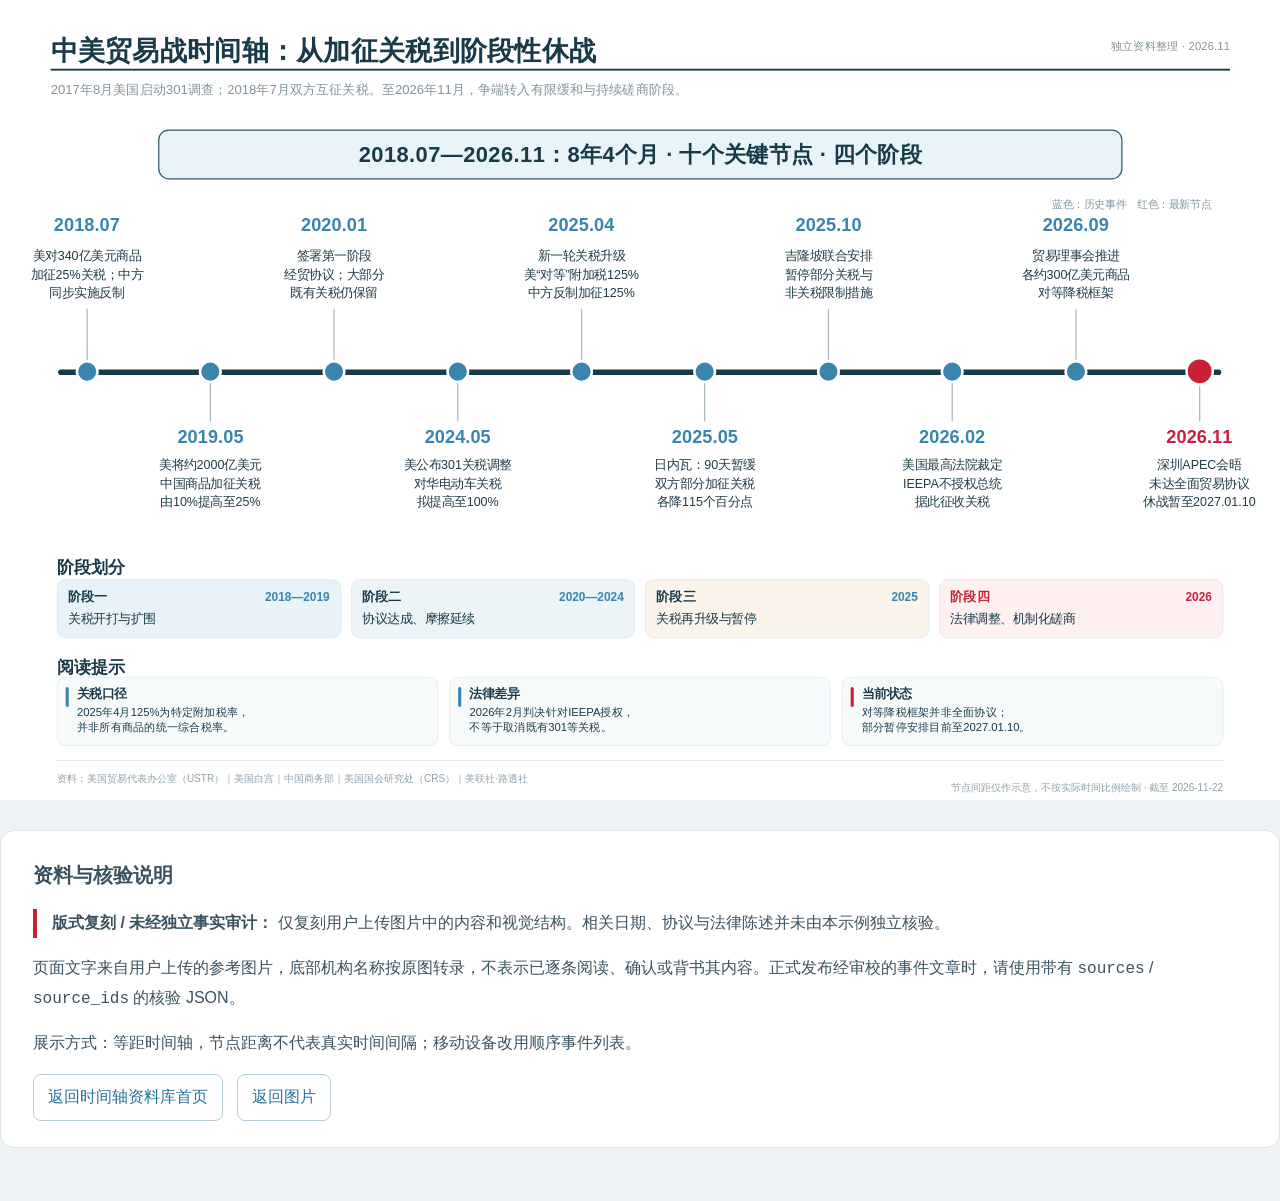
<file: docs/events/us-china-trade-war/index.html>
<!doctype html>
<html lang="zh-CN">
<head>
<meta charset="utf-8">
<meta name="viewport" content="width=device-width,initial-scale=1">
<meta name="color-scheme" content="light">
<title>中美贸易战时间轴：从加征关税到阶段性休战｜Timeline Events</title>
<meta name="description" content="2017年8月美国启动301调查；2018年7月双方互征关税。至2026年11月，争端转入有限缓和与持续磋商阶段。">
<style>
:root{--ink:#183a49;--blue:#3a85ad;--red:#c92138;--muted:#7e919b;--line:#b6c4ca;--bluewash:#e7f3f9;--font:'Noto Sans CJK SC','Source Han Sans SC','PingFang SC','Microsoft YaHei',sans-serif}
*{box-sizing:border-box}html{background:#eef2f4}body{margin:0;color:var(--ink);font-family:var(--font)}
.frame-shell{max-width:2048px;margin:0 auto;position:relative}.frame-viewport{position:relative;width:100%;aspect-ratio:2048 / 1280;overflow:hidden;background:#fff}.artboard{position:absolute;left:0;top:0;width:2048px;height:1280px;transform-origin:0 0;background:white;overflow:hidden}
.artboard h1,.artboard h2,.artboard h3,.artboard p,.artboard ol,.artboard ul{margin:0;padding:0}.artboard ol,.artboard ul{list-style:none}
.board-header{position:absolute;left:81px;right:80px;top:53px;height:110px}.board-header h1{font-size:43px;line-height:1.32;font-weight:700;letter-spacing:.015em}.board-credit{position:absolute;right:0;top:9px;font-size:18px;color:#83939c;letter-spacing:.01em}.top-rule{position:absolute;left:0;right:0;top:57px;border-top:3px solid var(--ink)}.board-subtitle{position:absolute;left:0;top:74px;font-size:21px;line-height:1.5;color:#81939d;white-space:nowrap}
.summary-bar{position:absolute;left:253px;top:207px;width:1543px;height:80px;border:2.5px solid #2f5b70;background:#e8f4fa;border-radius:17px;display:flex;align-items:center;justify-content:center;font-size:35px;font-weight:700;letter-spacing:.02em;white-space:nowrap}.legend{position:absolute;right:110px;top:315px;color:#8295a0;font-size:17px}.axis{position:absolute;left:93px;right:94px;top:591px;height:9px;background:var(--ink);border-radius:9px}
.events{position:absolute;inset:0;pointer-events:none}.event{position:absolute;left:var(--x);top:0;width:255px;height:840px;transform:translateX(-50%);text-align:center;pointer-events:auto}.event-date{position:absolute;left:0;right:0;font-size:29px;line-height:1.2;font-weight:700;color:var(--blue);letter-spacing:.005em}.event-lines{position:absolute;left:0;right:0;font-size:20px;line-height:1.48;font-weight:400;color:#203b47;white-space:nowrap}.event-lines span{display:block}.event--top .event-date{top:343px}.event--top .event-lines{top:395px}.event--bottom .event-date{top:681px}.event--bottom .event-lines{top:730px}.connector{position:absolute;left:50%;width:2px;background:#a7b7bd;transform:translateX(-50%)}.event--top .connector{top:494px;height:86px}.event--bottom .connector{top:609px;height:65px}.event-dot{position:absolute;left:50%;top:576px;transform:translateX(-50%);width:37px;height:37px;background:var(--blue);border:4px solid #fff;border-radius:50%;z-index:2}.event--highlight .event-date{color:var(--red)}.event--highlight .event-dot{background:var(--red);width:46px;height:46px;top:571px}
.board-section{position:absolute;left:91px;right:91px}.board-section h2{font-size:27px;font-weight:700;line-height:1.15}.phases-section{top:893px}.phase-grid{margin-top:3px;display:grid;grid-template-columns:repeat(4,minmax(0,1fr));gap:16px}.phase-card{height:94px;border:1px solid #d4e2e8;border-radius:14px;background:#e7f3f9;padding:12px 17px}.phase-card:nth-child(2){background:#edf4f8}.phase-card:nth-child(3){background:#faf4ea}.phase-card:nth-child(4){background:#fff0f1}.phase-card-head{display:flex;align-items:baseline;justify-content:space-between;font-size:21px;font-weight:700}.phase-card-head time{font-size:19px;font-weight:700;color:var(--blue)}.phase-card:last-child .phase-card-head,.phase-card:last-child .phase-card-head time{color:var(--red)}.phase-card p{font-size:20px;margin-top:8px}
.insights-section{top:1052px}.insight-grid{margin-top:0;display:grid;grid-template-columns:repeat(3,minmax(0,1fr));gap:18px}.insight-card{height:110px;border:1px solid #d5e2e8;background:#f7fafb;border-radius:13px;padding:13px 18px 9px 31px;position:relative}.insight-card:before{content:'';position:absolute;left:13px;top:15px;width:5px;height:32px;background:var(--blue);border-radius:4px}.insight-card:last-child:before{background:var(--red)}.insight-card h3{font-size:20px;line-height:1.25;font-weight:700}.insight-card p{font-size:18px;line-height:1.37;margin-top:5px}.insight-card p span{display:block}
.board-footer{position:absolute;left:91px;right:91px;top:1216px;height:60px;border-top:1.5px solid #d0dce1;color:#91a1aa;font-size:16px}.board-footer .source{position:absolute;left:0;top:19px;white-space:nowrap}.board-footer .note{position:absolute;right:0;top:34px;white-space:nowrap}
.mobile-reader{display:none}.article-notes{max-width:1400px;margin:30px auto 55px;padding:26px 32px;background:#fff;border:1px solid #dae5e9;border-radius:14px;font-size:16px;line-height:1.8;color:#3a5260}.article-notes h2{font-size:20px;margin:0 0 12px}.article-notes .notice{border-left:4px solid #c92138;padding-left:15px}.article-notes a{color:#26749a}.article-notes .article-tools{display:flex;gap:14px;flex-wrap:wrap;margin-top:16px}.article-notes .article-tools a{padding:8px 14px;border:1px solid #b7cdd9;border-radius:8px;text-decoration:none}.sr-only{position:absolute;width:1px;height:1px;overflow:hidden;clip:rect(0,0,0,0);white-space:nowrap}
@media(max-width:760px){html{background:#fff}.frame-viewport{display:none}.mobile-reader{display:block;padding:26px 18px 16px;max-width:660px;margin:auto}.mobile-reader h1{font-size:27px;line-height:1.35;letter-spacing:-.02em}.mobile-reader .meta{font-size:13px;color:var(--muted);margin:9px 0 20px}.mobile-reader .mobile-summary{background:var(--bluewash);border:1px solid #c2dbe6;border-radius:12px;padding:16px 15px;font-size:18px;font-weight:700}.mobile-reader h2{font-size:20px;margin:28px 0 12px}.mobile-event-list{margin:0;padding:0 0 0 21px;list-style:none;border-left:3px solid #c6d8e1}.mobile-event-list li{margin-bottom:22px;position:relative;padding-left:15px}.mobile-event-list li:before{content:'';position:absolute;left:-29px;top:5px;width:13px;height:13px;border:3px solid white;border-radius:50%;background:var(--blue)}.mobile-event-list li:last-child:before{background:var(--red)}.mobile-event-list time{font-size:17px;font-weight:700;color:var(--blue)}.mobile-event-list li:last-child time{color:var(--red)}.mobile-event-list p{margin:6px 0 0;color:#2e4855;font-size:15px;line-height:1.6}.mobile-card{margin:9px 0;padding:12px 16px;border:1px solid #d7e4e9;background:#f5f9fb;border-radius:10px;font-size:14px}.mobile-card strong{display:block;margin-bottom:5px}.article-notes{margin:0 18px 35px;padding:18px;font-size:14px}}
@media print{html,body{background:#fff}.frame-shell{width:2048px;max-width:none}.frame-viewport{width:2048px}.artboard{transform:none!important}.article-notes{break-before:page}}
/* Tactile interaction layer: no changes to the resting screenshot's geometry. */
:root{--ease-spring:cubic-bezier(.2,.85,.24,1)}
.event-dot{padding:0;appearance:none;-webkit-appearance:none;cursor:pointer;box-shadow:0 0 0 0 rgba(58,133,173,0);transition:transform .28s var(--ease-spring),box-shadow .28s var(--ease-spring),background-color .2s}
.event-dot:hover,.event.is-selected .event-dot{transform:translateX(-50%) scale(1.17);box-shadow:0 0 0 12px rgba(58,133,173,.12)}
.event--highlight .event-dot:hover,.event--highlight.is-selected .event-dot{box-shadow:0 0 0 12px rgba(201,33,56,.12)}
.event-dot:active{transform:translateX(-50%) scale(.91)}
.event-dot:focus-visible{outline:5px solid #153847;outline-offset:7px}
.mobile-event-action{border:1px solid #c4dce8;background:#edf7fb;color:#216b92;font:inherit;font-size:13px;font-weight:700;border-radius:18px;padding:7px 13px;cursor:pointer;margin-top:9px;transition:transform .22s var(--ease-spring),background .2s}
.mobile-event-action:hover{background:#dbeef8;transform:translateY(-2px)}
.mobile-event-action:active{transform:scale(.96)}
.mobile-event-action:focus-visible{outline:3px solid #69b2d7;outline-offset:3px}
.event-dialog{width:min(calc(100% - 32px),610px);max-height:min(86vh,740px);border:1px solid rgba(213,229,235,.9);border-radius:26px;padding:0;overflow:auto;background:rgba(255,255,255,.985);color:var(--ink);box-shadow:0 36px 105px rgba(15,47,66,.29);-webkit-backdrop-filter:blur(28px);backdrop-filter:blur(28px);animation:sheetAppear .35s var(--ease-spring) both}
.event-dialog::backdrop{background:rgba(13,39,54,.30);-webkit-backdrop-filter:blur(5px);backdrop-filter:blur(5px)}
.dialog-inner{padding:35px 38px 29px}
.dialog-top{display:flex;align-items:center;justify-content:space-between;gap:16px}
.dialog-kicker{font-size:12px;letter-spacing:.16em;color:var(--blue);font-weight:700;margin:0}
.dialog-close{border:0;background:#eef3f6;color:#406274;border-radius:50%;width:40px;height:40px;font-size:24px;line-height:1;display:grid;place-items:center;cursor:pointer;transition:transform .2s var(--ease-spring),background .2s}
.dialog-close:hover{background:#ddeaf0;transform:rotate(5deg)}
.dialog-close:active{transform:scale(.9)}
.dialog-close:focus-visible,.dialog-nav button:focus-visible{outline:3px solid #69b2d7;outline-offset:3px}
.dialog-date{font-size:18px;color:var(--blue);margin:26px 0 8px;font-weight:700}
.dialog-title{font-size:32px;line-height:1.26;letter-spacing:-.02em;margin:0 0 18px}
.dialog-description{font-size:17px;line-height:1.9;margin:0;color:#425965}
.dialog-reference{background:#f4f9fb;border:1px solid #deebf0;border-radius:14px;padding:17px 19px;margin-top:27px;font-size:13px;line-height:1.7;color:#617781}
.dialog-reference h3{font-size:14px;margin:0 0 9px;color:var(--ink)}
.dialog-reference a{display:block;margin-top:8px;color:#28749d;text-decoration:underline;text-underline-offset:3px;overflow-wrap:anywhere}
.dialog-reference .detail-warning{margin:0}
.dialog-nav{display:flex;align-items:center;justify-content:space-between;gap:15px;border-top:1px solid #e0eaf0;margin-top:25px;padding-top:22px}
.dialog-nav button{border:1px solid #d2e2ea;background:#fff;border-radius:24px;color:var(--ink);padding:10px 18px;font:inherit;font-size:14px;font-weight:700;cursor:pointer;transition:transform .2s var(--ease-spring),background .2s}
.dialog-nav button:hover:not(:disabled){background:#e9f4f9;transform:translateY(-2px)}
.dialog-nav button:active:not(:disabled){transform:scale(.96)}
.dialog-nav button:disabled{opacity:.35;cursor:not-allowed}
.dialog-nav span{font-size:12px;color:#8499a4;font-weight:700;white-space:nowrap}
@keyframes sheetAppear{from{opacity:0;transform:translateY(18px) scale(.975)}to{opacity:1;transform:translateY(0) scale(1)}}
@media(max-width:760px){.event-dialog{border-radius:22px}.dialog-inner{padding:24px 22px}.dialog-title{font-size:26px}.dialog-description{font-size:15px}}
@media(prefers-reduced-motion:reduce){*,*::before,*::after{animation:none!important;transition:none!important;scroll-behavior:auto!important}}
@media print{.event-dialog{display:none!important}}

.event-dot::before{content:"";position:absolute;inset:-12px;border-radius:50%}

</style>
</head>
<body>
<main>
  <div class="frame-shell" id="timeline-shell">
    <div class="frame-viewport" id="timeline-viewport">
      <article class="artboard" id="artboard" aria-label="事件时间轴信息图">
        <header class="board-header"><h1>中美贸易战时间轴：从加征关税到阶段性休战</h1>
<span class="board-credit">独立资料整理 · 2026.11</span><div class="top-rule" aria-hidden="true"></div>
<p class="board-subtitle">2017年8月美国启动301调查；2018年7月双方互征关税。至2026年11月，争端转入有限缓和与持续磋商阶段。</p></header>
<div class="summary-bar">2018.07—2026.11：8年4个月 · 十个关键节点 · 四个阶段</div>
<p class="legend">蓝色：历史事件　红色：最新节点</p>
<div class="axis" aria-hidden="true"></div>
<ol class="events" aria-label="按时间排序的关键节点">
<li class="event event--top" style="--x:139.0px" data-date="2018-07">
<span class="event-date">2018.07</span>
<p class="event-lines"><span>美对340亿美元商品</span><span>加征25%关税；中方</span><span>同步实施反制</span></p><span class="connector" aria-hidden="true"></span>
<button type="button" class="event-dot" data-event-index="0" aria-haspopup="dialog" aria-label="查看 2018.07 节点详情：首轮关税实施" title="点击查看事件详情"></button></li>
<li class="event event--bottom" style="--x:336.778px" data-date="2019-05">
<span class="event-date">2019.05</span>
<p class="event-lines"><span>美将约2000亿美元</span><span>中国商品加征关税</span><span>由10%提高至25%</span></p><span class="connector" aria-hidden="true"></span>
<button type="button" class="event-dot" data-event-index="1" aria-haspopup="dialog" aria-label="查看 2019.05 节点详情：关税上调" title="点击查看事件详情"></button></li>
<li class="event event--top" style="--x:534.556px" data-date="2020-01">
<span class="event-date">2020.01</span>
<p class="event-lines"><span>签署第一阶段</span><span>经贸协议；大部分</span><span>既有关税仍保留</span></p><span class="connector" aria-hidden="true"></span>
<button type="button" class="event-dot" data-event-index="2" aria-haspopup="dialog" aria-label="查看 2020.01 节点详情：签署第一阶段协议" title="点击查看事件详情"></button></li>
<li class="event event--bottom" style="--x:732.333px" data-date="2024-05">
<span class="event-date">2024.05</span>
<p class="event-lines"><span>美公布301关税调整</span><span>对华电动车关税</span><span>拟提高至100%</span></p><span class="connector" aria-hidden="true"></span>
<button type="button" class="event-dot" data-event-index="3" aria-haspopup="dialog" aria-label="查看 2024.05 节点详情：301关税调整" title="点击查看事件详情"></button></li>
<li class="event event--top" style="--x:930.111px" data-date="2025-04">
<span class="event-date">2025.04</span>
<p class="event-lines"><span>新一轮关税升级</span><span>美“对等”附加税125%</span><span>中方反制加征125%</span></p><span class="connector" aria-hidden="true"></span>
<button type="button" class="event-dot" data-event-index="4" aria-haspopup="dialog" aria-label="查看 2025.04 节点详情：新一轮关税升级" title="点击查看事件详情"></button></li>
<li class="event event--bottom" style="--x:1127.889px" data-date="2025-05">
<span class="event-date">2025.05</span>
<p class="event-lines"><span>日内瓦：90天暂缓</span><span>双方部分加征关税</span><span>各降115个百分点</span></p><span class="connector" aria-hidden="true"></span>
<button type="button" class="event-dot" data-event-index="5" aria-haspopup="dialog" aria-label="查看 2025.05 节点详情：日内瓦磋商" title="点击查看事件详情"></button></li>
<li class="event event--top" style="--x:1325.667px" data-date="2025-10">
<span class="event-date">2025.10</span>
<p class="event-lines"><span>吉隆坡联合安排</span><span>暂停部分关税与</span><span>非关税限制措施</span></p><span class="connector" aria-hidden="true"></span>
<button type="button" class="event-dot" data-event-index="6" aria-haspopup="dialog" aria-label="查看 2025.10 节点详情：吉隆坡联合安排" title="点击查看事件详情"></button></li>
<li class="event event--bottom" style="--x:1523.444px" data-date="2026-02">
<span class="event-date">2026.02</span>
<p class="event-lines"><span>美国最高法院裁定</span><span>IEEPA不授权总统</span><span>据此征收关税</span></p><span class="connector" aria-hidden="true"></span>
<button type="button" class="event-dot" data-event-index="7" aria-haspopup="dialog" aria-label="查看 2026.02 节点详情：美国最高法院裁定" title="点击查看事件详情"></button></li>
<li class="event event--top" style="--x:1721.222px" data-date="2026-09">
<span class="event-date">2026.09</span>
<p class="event-lines"><span>贸易理事会推进</span><span>各约300亿美元商品</span><span>对等降税框架</span></p><span class="connector" aria-hidden="true"></span>
<button type="button" class="event-dot" data-event-index="8" aria-haspopup="dialog" aria-label="查看 2026.09 节点详情：贸易理事会推进" title="点击查看事件详情"></button></li>
<li class="event event--bottom event--highlight" style="--x:1919.0px" data-date="2026-11">
<span class="event-date">2026.11</span>
<p class="event-lines"><span>深圳APEC会晤</span><span>未达全面贸易协议</span><span>休战暂至2027.01.10</span></p><span class="connector" aria-hidden="true"></span>
<button type="button" class="event-dot" data-event-index="9" aria-haspopup="dialog" aria-label="查看 2026.11 节点详情：深圳APEC会晤" title="点击查看事件详情"></button></li>
</ol>
<section class="board-section phases-section"><h2>阶段划分</h2><div class="phase-grid">
<article class="phase-card"><div class="phase-card-head"><span>阶段一</span><time>2018—2019</time></div><p>关税开打与扩围</p></article>
<article class="phase-card"><div class="phase-card-head"><span>阶段二</span><time>2020—2024</time></div><p>协议达成、摩擦延续</p></article>
<article class="phase-card"><div class="phase-card-head"><span>阶段三</span><time>2025</time></div><p>关税再升级与暂停</p></article>
<article class="phase-card"><div class="phase-card-head"><span>阶段四</span><time>2026</time></div><p>法律调整、机制化磋商</p></article>
</div></section>
<section class="board-section insights-section"><h2>阅读提示</h2><div class="insight-grid">
<article class="insight-card"><h3>关税口径</h3><p><span>2025年4月125%为特定附加税率，</span><span>并非所有商品的统一综合税率。</span></p></article>
<article class="insight-card"><h3>法律差异</h3><p><span>2026年2月判决针对IEEPA授权，</span><span>不等于取消既有301等关税。</span></p></article>
<article class="insight-card"><h3>当前状态</h3><p><span>对等降税框架并非全面协议；</span><span>部分暂停安排目前至2027.01.10。</span></p></article>
</div></section>
<footer class="board-footer"><span class="source">资料：美国贸易代表办公室（USTR）｜美国白宫｜中国商务部｜美国国会研究处（CRS）｜美联社·路透社</span><span class="note">节点间距仅作示意，不按实际时间比例绘制 · 截至 2026-11-22</span></footer>
      </article>
    </div>
    <article class="mobile-reader"><h1>中美贸易战时间轴：从加征关税到阶段性休战</h1><p class="meta">独立资料整理 · 2026-11-22</p>
<div class="mobile-summary">2018.07—2026.11：8年4个月 · 十个关键节点 · 四个阶段</div><h2>关键事件</h2><ol class="mobile-event-list">
<li><time datetime="2018-07">2018.07</time><p>美对340亿美元商品加征25%关税；中方同步实施反制</p><button type="button" class="mobile-event-action" data-event-index="0" aria-haspopup="dialog">查看节点详情 <span aria-hidden="true">↗</span></button></li>
<li><time datetime="2019-05">2019.05</time><p>美将约2000亿美元中国商品加征关税由10%提高至25%</p><button type="button" class="mobile-event-action" data-event-index="1" aria-haspopup="dialog">查看节点详情 <span aria-hidden="true">↗</span></button></li>
<li><time datetime="2020-01">2020.01</time><p>签署第一阶段经贸协议；大部分既有关税仍保留</p><button type="button" class="mobile-event-action" data-event-index="2" aria-haspopup="dialog">查看节点详情 <span aria-hidden="true">↗</span></button></li>
<li><time datetime="2024-05">2024.05</time><p>美公布301关税调整，对华电动车关税拟提高至100%</p><button type="button" class="mobile-event-action" data-event-index="3" aria-haspopup="dialog">查看节点详情 <span aria-hidden="true">↗</span></button></li>
<li><time datetime="2025-04">2025.04</time><p>新一轮关税升级；美“对等”附加税125%；中方反制加征125%</p><button type="button" class="mobile-event-action" data-event-index="4" aria-haspopup="dialog">查看节点详情 <span aria-hidden="true">↗</span></button></li>
<li><time datetime="2025-05">2025.05</time><p>日内瓦：90天暂缓；双方部分加征关税各降115个百分点</p><button type="button" class="mobile-event-action" data-event-index="5" aria-haspopup="dialog">查看节点详情 <span aria-hidden="true">↗</span></button></li>
<li><time datetime="2025-10">2025.10</time><p>吉隆坡联合安排，暂停部分关税与非关税限制措施</p><button type="button" class="mobile-event-action" data-event-index="6" aria-haspopup="dialog">查看节点详情 <span aria-hidden="true">↗</span></button></li>
<li><time datetime="2026-02">2026.02</time><p>美国最高法院裁定IEEPA不授权总统据此征收关税</p><button type="button" class="mobile-event-action" data-event-index="7" aria-haspopup="dialog">查看节点详情 <span aria-hidden="true">↗</span></button></li>
<li><time datetime="2026-09">2026.09</time><p>贸易理事会推进各约300亿美元商品对等降税框架</p><button type="button" class="mobile-event-action" data-event-index="8" aria-haspopup="dialog">查看节点详情 <span aria-hidden="true">↗</span></button></li>
<li><time datetime="2026-11">2026.11</time><p>深圳APEC会晤未达全面贸易协议，休战暂至2027.01.10</p><button type="button" class="mobile-event-action" data-event-index="9" aria-haspopup="dialog">查看节点详情 <span aria-hidden="true">↗</span></button></li>
</ol>
<h2>阶段划分</h2>
<section class="mobile-card"><strong>阶段一 · 2018—2019</strong>关税开打与扩围</section>
<section class="mobile-card"><strong>阶段二 · 2020—2024</strong>协议达成、摩擦延续</section>
<section class="mobile-card"><strong>阶段三 · 2025</strong>关税再升级与暂停</section>
<section class="mobile-card"><strong>阶段四 · 2026</strong>法律调整、机制化磋商</section>
<h2>阅读提示</h2>
<section class="mobile-card"><strong>关税口径</strong>2025年4月125%为特定附加税率，并非所有商品的统一综合税率。</section>
<section class="mobile-card"><strong>法律差异</strong>2026年2月判决针对IEEPA授权，不等于取消既有301等关税。</section>
<section class="mobile-card"><strong>当前状态</strong>对等降税框架并非全面协议；部分暂停安排目前至2027.01.10。</section>
</article>
  </div>
  <aside class="article-notes" aria-label="资料与使用说明">
<h2>资料与核验说明</h2><p class="notice"><strong>版式复刻 / 未经独立事实审计：</strong> 仅复刻用户上传图片中的内容和视觉结构。相关日期、协议与法律陈述并未由本示例独立核验。</p><p>页面文字来自用户上传的参考图片，底部机构名称按原图转录，不表示已逐条阅读、确认或背书其内容。正式发布经审校的事件文章时，请使用带有 <code>sources</code> / <code>source_ids</code> 的核验 JSON。</p><p>展示方式：等距时间轴，节点距离不代表真实时间间隔；移动设备改用顺序事件列表。</p>
<div class="article-tools"><a href="../../index.html">返回时间轴资料库首页</a><a href="#timeline-shell">返回图片</a></div>
</aside>
</main>
<dialog class="event-dialog" id="event-detail" aria-labelledby="detail-title" aria-describedby="detail-description">
  <div class="dialog-inner">
    <div class="dialog-top"><p class="dialog-kicker">TIMELINE / 关键节点</p><button class="dialog-close" type="button" id="detail-close" aria-label="关闭事件详情">×</button></div>
    <p class="dialog-date" id="detail-date"></p>
    <h2 class="dialog-title" id="detail-title"></h2>
    <p class="dialog-description" id="detail-description"></p>
    <div class="dialog-reference" id="detail-references"></div>
    <div class="dialog-nav"><button type="button" id="detail-previous">← 上一节点</button><span id="detail-counter" aria-live="polite"></span><button type="button" id="detail-next">下一节点 →</button></div>
  </div>
</dialog>
<script type="application/json" id="timeline-event-data">{"events":[{"date":"2018-07","title":"首轮关税实施","description":"美对340亿美元商品加征25%关税；中方同步实施反制","lines":["美对340亿美元商品","加征25%关税；中方","同步实施反制"]},{"date":"2019-05","title":"关税上调","description":"美将约2000亿美元中国商品加征关税由10%提高至25%","lines":["美将约2000亿美元","中国商品加征关税","由10%提高至25%"]},{"date":"2020-01","title":"签署第一阶段协议","description":"签署第一阶段经贸协议；大部分既有关税仍保留","lines":["签署第一阶段","经贸协议；大部分","既有关税仍保留"]},{"date":"2024-05","title":"301关税调整","description":"美公布301关税调整，对华电动车关税拟提高至100%","lines":["美公布301关税调整","对华电动车关税","拟提高至100%"]},{"date":"2025-04","title":"新一轮关税升级","description":"新一轮关税升级；美“对等”附加税125%；中方反制加征125%","lines":["新一轮关税升级","美“对等”附加税125%","中方反制加征125%"]},{"date":"2025-05","title":"日内瓦磋商","description":"日内瓦：90天暂缓；双方部分加征关税各降115个百分点","lines":["日内瓦：90天暂缓","双方部分加征关税","各降115个百分点"]},{"date":"2025-10","title":"吉隆坡联合安排","description":"吉隆坡联合安排，暂停部分关税与非关税限制措施","lines":["吉隆坡联合安排","暂停部分关税与","非关税限制措施"]},{"date":"2026-02","title":"美国最高法院裁定","description":"美国最高法院裁定IEEPA不授权总统据此征收关税","lines":["美国最高法院裁定","IEEPA不授权总统","据此征收关税"]},{"date":"2026-09","title":"贸易理事会推进","description":"贸易理事会推进各约300亿美元商品对等降税框架","lines":["贸易理事会推进","各约300亿美元商品","对等降税框架"]},{"date":"2026-11","title":"深圳APEC会晤","description":"深圳APEC会晤未达全面贸易协议，休战暂至2027.01.10","lines":["深圳APEC会晤","未达全面贸易协议","休战暂至2027.01.10"],"highlight":true}],"sources":[],"verification_state":"reference_transcription"}</script>
<script>
(function(){
  const stage=document.getElementById('artboard');
  const viewport=document.getElementById('timeline-viewport');
  if(!stage||!viewport)return;
  function resize(){stage.style.transform='scale('+(viewport.clientWidth/2048)+')';}
  resize();
  if('ResizeObserver' in window) new ResizeObserver(resize).observe(viewport);
  else window.addEventListener('resize',resize);
})();
</script>
<script>
'use strict';
(function(){
  const payload=document.getElementById('timeline-event-data');
  const sheet=document.getElementById('event-detail');
  if(!payload||!sheet||!('showModal' in sheet))return;
  let model;
  try{model=JSON.parse(payload.textContent);}catch(error){console.warn('Timeline data malformed',error);return;}
  const events=model.events||[];
  const sources=new Map((model.sources||[]).map(source=>[source.id,source]));
  const $=id=>document.getElementById(id);
  const title=$('detail-title'),date=$('detail-date'),description=$('detail-description');
  const references=$('detail-references'),counter=$('detail-counter');
  const previous=$('detail-previous'),next=$('detail-next'),close=$('detail-close');
  let selected=-1,restoreFocus=null;

  function showEvent(index){
    if(index<0||index>=events.length)return;
    selected=index;
    const event=events[index];
    date.textContent=event.date;
    title.textContent=event.title;
    description.textContent=event.description;
    counter.textContent=(index+1)+' / '+events.length;
    previous.disabled=index===0;
    next.disabled=index===events.length-1;
    references.replaceChildren();
    if(model.verification_state==='reference_transcription'){
      const warning=document.createElement('p');
      warning.className='detail-warning';
      warning.textContent='原图内容转录 · 未经独立事实审计。此处只展示参考图中已有的文字。';
      references.append(warning);
    }else{
      const label=document.createElement('h3');label.textContent='关联资料';references.append(label);
      let count=0;
      for(const id of event.source_ids||[]){
        const source=sources.get(id);if(!source)continue;
        const a=document.createElement('a');
        a.href=source.url;
        a.target='_blank';a.rel='noopener noreferrer';
        a.textContent=source.publisher+' · '+source.title+' ↗';
        references.append(a);count++;
      }
      if(!count){const note=document.createElement('p');note.textContent='该节点暂无可展示的来源链接。';references.append(note);}
    }
    document.querySelectorAll('.event').forEach((node,i)=>node.classList.toggle('is-selected',i===index));
  }
  function openEvent(index,trigger){
    if(!sheet.open){restoreFocus=trigger;sheet.showModal();}
    showEvent(index);
    close.focus({preventScroll:true});
  }
  document.querySelectorAll('[data-event-index]').forEach(button=>{
    button.addEventListener('click',()=>openEvent(Number(button.dataset.eventIndex),button));
  });
  previous.addEventListener('click',()=>{showEvent(selected-1);previous.focus();});
  next.addEventListener('click',()=>{showEvent(selected+1);next.focus();});
  close.addEventListener('click',()=>sheet.close());
  sheet.addEventListener('click',event=>{
    if(event.target!==sheet)return;
    const bounds=sheet.getBoundingClientRect();
    if(event.clientX<bounds.left||event.clientX>bounds.right||event.clientY<bounds.top||event.clientY>bounds.bottom)sheet.close();
  });
  sheet.addEventListener('keydown',event=>{
    if(event.key==='ArrowLeft' && selected>0){event.preventDefault();showEvent(selected-1);}
    if(event.key==='ArrowRight' && selected<events.length-1){event.preventDefault();showEvent(selected+1);}
  });
  sheet.addEventListener('close',()=>{
    selected=-1;
    document.querySelectorAll('.event.is-selected').forEach(node=>node.classList.remove('is-selected'));
    if(restoreFocus && document.contains(restoreFocus))restoreFocus.focus({preventScroll:true});
  });
})();

</script>
</body>
</html>
</file>
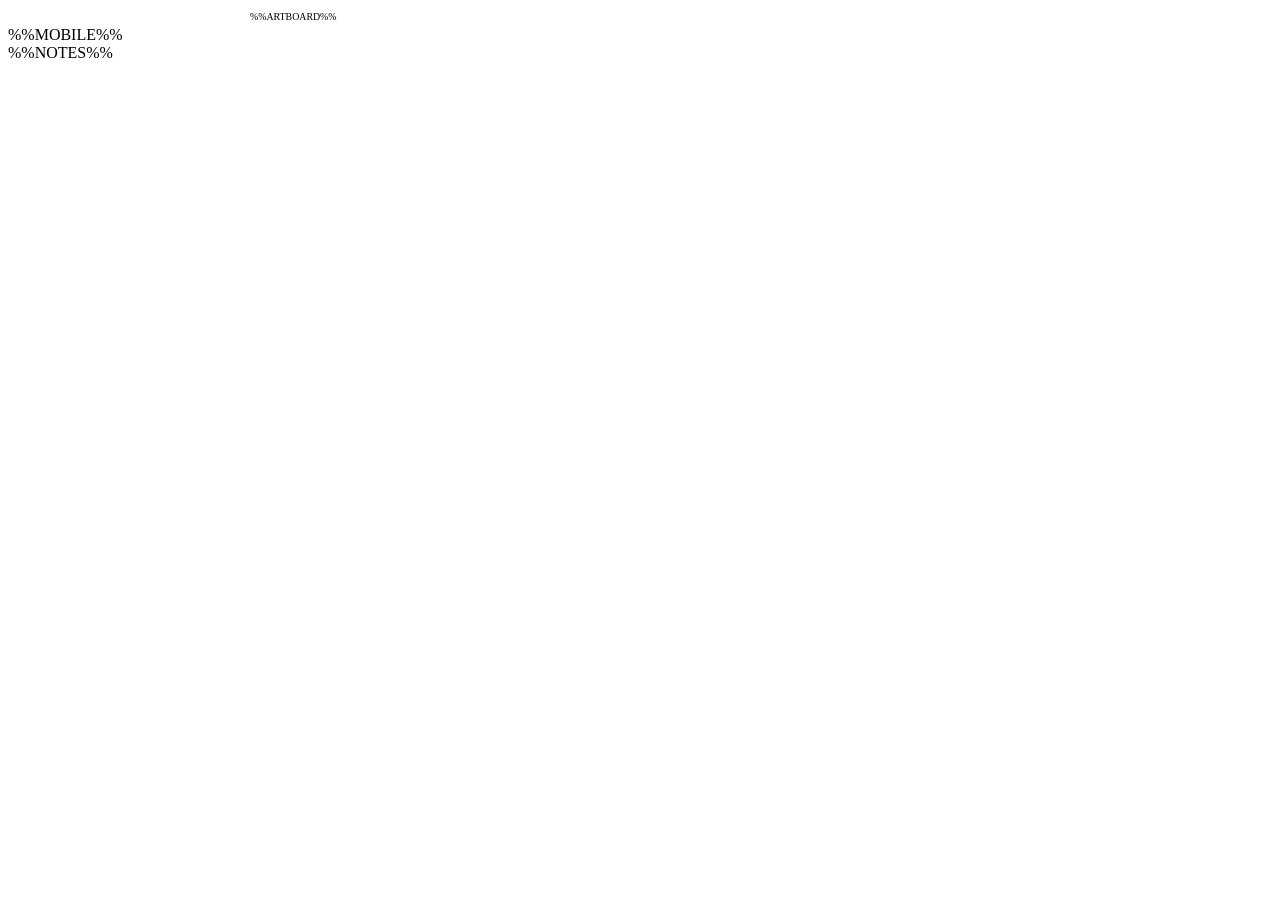
<file: templates/timeline.html>
<!doctype html>
<html lang="zh-CN">
<head>
<meta charset="utf-8">
<meta name="viewport" content="width=device-width,initial-scale=1">
<meta name="color-scheme" content="light">
<title>%%PAGE_TITLE%%</title>
<meta name="description" content="%%PAGE_DESCRIPTION%%">
<style>
%%CSS%%
</style>
</head>
<body>
<main>
  <div class="frame-shell" id="timeline-shell">
    <div class="frame-viewport" id="timeline-viewport">
      <article class="artboard" id="artboard" aria-label="事件时间轴信息图">
        %%ARTBOARD%%
      </article>
    </div>
    %%MOBILE%%
  </div>
  %%NOTES%%
</main>
<script>
(function(){
  const stage=document.getElementById('artboard');
  const viewport=document.getElementById('timeline-viewport');
  if(!stage||!viewport)return;
  function resize(){stage.style.transform='scale('+(viewport.clientWidth/2048)+')';}
  resize();
  if('ResizeObserver' in window) new ResizeObserver(resize).observe(viewport);
  else window.addEventListener('resize',resize);
})();
</script>
</body>
</html>
</file>
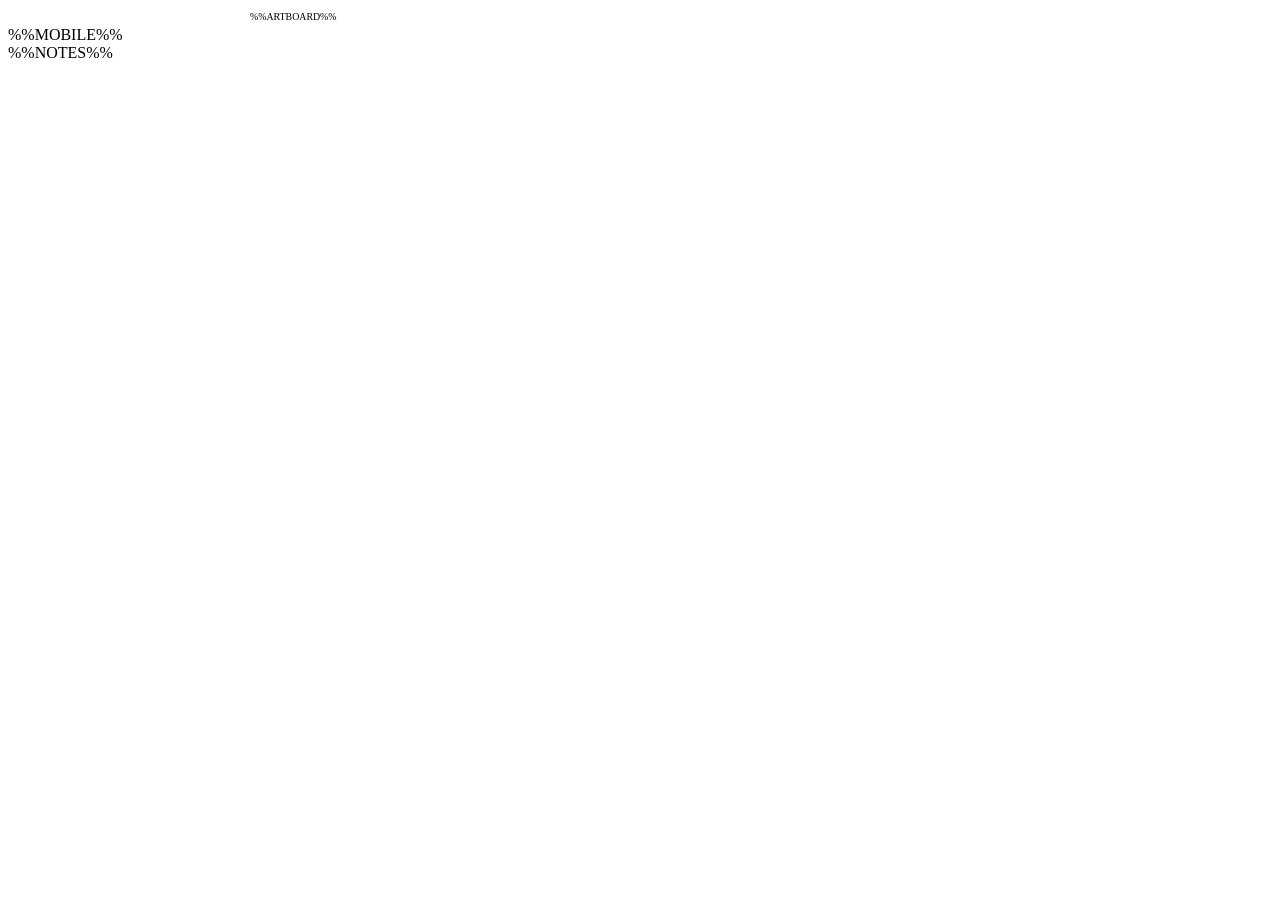
<file: skills/timeline-events/templates/timeline.html>
<!doctype html>
<html lang="zh-CN">
<head>
<meta charset="utf-8">
<meta name="viewport" content="width=device-width,initial-scale=1">
<meta name="color-scheme" content="light">
<title>%%PAGE_TITLE%%</title>
<meta name="description" content="%%PAGE_DESCRIPTION%%">
<style>
%%CSS%%
</style>
</head>
<body>
<main>
  <div class="frame-shell" id="timeline-shell">
    <div class="frame-viewport" id="timeline-viewport">
      <article class="artboard" id="artboard" aria-label="事件时间轴信息图">
        %%ARTBOARD%%
      </article>
    </div>
    %%MOBILE%%
  </div>
  %%NOTES%%
</main>
<dialog class="event-dialog" id="event-detail" aria-labelledby="detail-title" aria-describedby="detail-description">
  <div class="dialog-inner">
    <div class="dialog-top"><p class="dialog-kicker">TIMELINE / 关键节点</p><button class="dialog-close" type="button" id="detail-close" aria-label="关闭事件详情">×</button></div>
    <p class="dialog-date" id="detail-date"></p>
    <h2 class="dialog-title" id="detail-title"></h2>
    <p class="dialog-description" id="detail-description"></p>
    <div class="dialog-reference" id="detail-references"></div>
    <div class="dialog-nav"><button type="button" id="detail-previous">← 上一节点</button><span id="detail-counter" aria-live="polite"></span><button type="button" id="detail-next">下一节点 →</button></div>
  </div>
</dialog>
<script type="application/json" id="timeline-event-data">%%TIMELINE_DATA%%</script>
<script>
(function(){
  const stage=document.getElementById('artboard');
  const viewport=document.getElementById('timeline-viewport');
  if(!stage||!viewport)return;
  function resize(){stage.style.transform='scale('+(viewport.clientWidth/2048)+')';}
  resize();
  if('ResizeObserver' in window) new ResizeObserver(resize).observe(viewport);
  else window.addEventListener('resize',resize);
})();
</script>
<script>
%%INTERACTIONS%%
</script>
</body>
</html>
</file>
<file: docs/assets/site.css>
:root{--navy:#153847;--ink:#1c3541;--ink-soft:#586c76;--muted:#8196a1;--blue:#357fa6;--red:#c8243a;--line:#d8e4e9;--paper:#fff;--cloud:#f6f9fa;--pale:#eaf4f8;--sans:'DM Sans','Noto Sans CJK SC','PingFang SC','Microsoft YaHei',sans-serif}*{box-sizing:border-box}html{scroll-behavior:smooth}body{margin:0;color:var(--ink);background:var(--paper);font-family:var(--sans);-webkit-font-smoothing:antialiased}a{color:inherit;text-decoration:none}button,input,select,textarea{font:inherit}button{cursor:pointer}button:focus-visible,a:focus-visible,input:focus-visible,select:focus-visible,textarea:focus-visible{outline:3px solid #69b2d7;outline-offset:3px}.wrap{width:min(1260px,calc(100% - 72px));margin-inline:auto}.skip{position:absolute;top:-100px;left:20px;padding:12px;background:var(--navy);color:#fff;z-index:40}.skip:focus{top:10px}.topline{height:5px;background:linear-gradient(90deg,var(--navy) 0 76%,var(--blue) 76% 94%,var(--red) 94%)}.masthead{border-bottom:1px solid #edf1f3;background:rgba(255,255,255,.98);position:sticky;top:0;z-index:30}.nav-wrap{height:86px;display:flex;justify-content:space-between;align-items:center;gap:32px}.brand{display:inline-flex;align-items:center;gap:13px;white-space:nowrap;font-weight:700;font-size:21px;line-height:1}.brand-mark{width:40px;height:40px;display:grid;place-items:center;background:var(--navy);color:#fff;letter-spacing:-.12em;font-size:24px;border-radius:4px;padding-right:5px}.brand-mark span{color:#6db2d4}.brand-light{font-weight:500}.brand small{display:block;color:var(--muted);font-size:11px;letter-spacing:.12em;margin-top:8px;font-weight:500}.nav-wrap nav{display:flex;gap:34px;font-size:14px;font-weight:600;color:#506671}.nav-wrap nav a:hover,.footer-grid a:hover{color:var(--blue)}.header-git{display:flex;align-items:center;gap:7px;font-size:13px;font-weight:600;color:var(--navy);border:1px solid #d4e1e7;padding:10px 13px;border-radius:7px}.header-git svg{width:17px;height:17px}.mobile-menu,.mobile-nav{display:none}
.hero{display:grid;grid-template-columns:1.04fr .96fr;align-items:center;gap:44px;padding:105px 0 113px}.eyebrow,.section-kicker{font-size:11px;letter-spacing:.2em;font-weight:700;color:var(--blue);margin:0;text-transform:uppercase}.eyebrow{display:flex;align-items:center;gap:14px}.eyebrow-rule{width:32px;height:2px;background:var(--blue)}.hero h1{font-size:clamp(52px,5.7vw,82px);font-weight:700;letter-spacing:-.067em;line-height:1.22;margin:28px 0 25px}.hero h1 em{font-style:normal;color:var(--blue)}.hero-description{max-width:530px;font-size:17px;line-height:2;color:var(--ink-soft);margin:0}.hero-description span{font-weight:700;color:var(--ink)}.hero-actions{display:flex;gap:12px;margin:35px 0 48px}.button{display:inline-flex;align-items:center;justify-content:center;gap:32px;border-radius:6px;padding:15px 22px;font-size:14px;font-weight:700;border:1px solid transparent;transition:transform .2s,background .2s}.button:hover{transform:translateY(-2px)}.button-primary{background:var(--navy);color:#fff}.button-primary:hover{background:#2a647e}.button-quiet{border-color:#d2e1e8;color:var(--navy);background:#fff}.hero-numbers{display:flex;gap:0;border-top:1px solid #e2eaed;padding-top:24px}.hero-numbers div{padding-right:27px;margin-right:27px;border-right:1px solid #e2eaed}.hero-numbers div:last-child{border-right:0;padding-right:0;margin-right:0}.hero-numbers strong{display:block;font-size:23px;font-weight:700;color:var(--navy);letter-spacing:-.04em}.hero-numbers div:last-child strong{font-size:16px;letter-spacing:0;line-height:33px}.hero-numbers span{display:block;color:var(--muted);font-size:11px;margin-top:7px}.hero-visual{min-height:480px;position:relative;display:flex;align-items:center}.hero-visual:before{content:'';position:absolute;inset:0 -10px 0 0;background-image:radial-gradient(#c9dbe3 .8px,transparent .8px);background-size:17px 17px;opacity:.52}.preview-paper{position:relative;background:white;border:1px solid #ccdfe7;border-radius:12px;box-shadow:0 30px 80px rgba(14,54,73,.12);width:100%;height:382px;padding:29px 29px;transform:rotate(-2deg)}.preview-top{display:flex;justify-content:space-between;border-bottom:2px solid var(--navy);padding-bottom:12px;color:#829ba8;font-size:9px;font-weight:700;letter-spacing:.16em}.preview-heading{font-size:25px;font-weight:700;margin-top:35px}.preview-description{font-size:10px;letter-spacing:.12em;color:var(--muted);margin-top:8px}.preview-axis{position:relative;height:6px;background:var(--navy);border-radius:4px;margin:90px 0 77px}.mini-pin{position:absolute;top:-9px;background:var(--blue);border:3px solid white;width:25px;height:25px;border-radius:50%}.mini-pin b{position:absolute;top:-43px;left:-5px;color:var(--blue);font-size:12px}.mini-pin:nth-child(even) b{top:38px}.mini-pin:before{content:'';position:absolute;width:1px;height:28px;background:#9eb4bf;bottom:25px;left:9px}.mini-pin:nth-child(even):before{top:25px;bottom:auto}.p1{left:3%}.p2{left:26%}.p3{left:50%}.p4{left:73%}.p5{left:95%;background:var(--red)}.p5 b{color:var(--red)}.preview-facts{display:grid;grid-template-columns:repeat(3,1fr);gap:10px}.preview-facts div{background:#eff6f9;border:1px solid #e0ebef;border-radius:6px;padding:10px 9px}.preview-facts small{display:block;color:#7d97a3;font-size:10px}.preview-facts strong{display:block;margin-top:7px;font-size:12px}.visual-caption{position:absolute;left:25px;bottom:18px;right:8px;color:var(--muted);font-size:10px;letter-spacing:.12em;display:flex;justify-content:space-between}
.editorial-note{background:var(--navy);color:#fff}.editorial-inner{display:flex;align-items:center;gap:27px;padding:25px 0}.editorial-inner .number{color:#92bcce;font-size:13px;white-space:nowrap;font-weight:700}.editorial-inner p{margin:0;font-size:17px;font-weight:500;letter-spacing:.02em}.editorial-inner p span{color:#a7d6ec}.editorial-inner .meta{margin-left:auto;white-space:nowrap;color:#91adba;font-size:10px;letter-spacing:.1em}
.section{padding:110px 0 116px;scroll-margin-top:90px}.section-header{display:flex;align-items:flex-start;justify-content:space-between;gap:50px;margin-bottom:40px}.section-header h2{margin:14px 0 12px;font-size:43px;line-height:1.28;letter-spacing:-.04em}.section-header p:not(.section-kicker){font-size:15px;line-height:1.8;color:var(--ink-soft);margin:0}.section-index{font-size:12px;color:#a1b1b9;font-weight:700;letter-spacing:.1em;margin-top:10px;white-space:nowrap}.catalog-toolbar{display:flex;align-items:center;justify-content:space-between;gap:20px;margin-bottom:20px}.searchbox{display:flex;align-items:center;gap:14px;padding:0 17px;max-width:485px;width:100%;border:1px solid #d5e2e7;border-radius:7px;background:#fff;height:52px}.searchbox:focus-within{border-color:var(--blue)}.searchbox svg{width:20px;height:20px;fill:none;stroke:#8199a5;stroke-width:1.7}.searchbox input{width:100%;border:0;outline:0;background:transparent;font-size:13px}.result-count{font-size:12px;color:var(--muted)}.filter-row{display:flex;gap:8px;flex-wrap:wrap;margin-bottom:29px}.filter-pill{padding:9px 14px;border:1px solid #d5e1e7;background:white;border-radius:20px;color:#5b7380;font-size:12px;font-weight:700}.filter-pill[aria-pressed=true]{color:white;background:var(--navy);border-color:var(--navy)}.catalog-items{display:grid;grid-template-columns:repeat(2,minmax(0,1fr));gap:24px}.catalog-card{overflow:hidden;border:1px solid #d5e1e7;border-radius:11px;background:#fff;transition:box-shadow .2s,transform .2s}.catalog-card:hover{transform:translateY(-4px);box-shadow:0 16px 45px #163c4c15}.catalog-card-media{height:247px;padding:30px;background:#f5f9fb;position:relative;overflow:hidden;display:flex;align-items:center;justify-content:center}.catalog-card-media:before{content:'';position:absolute;width:360px;height:360px;right:-150px;top:-170px;border:2px solid #dcebf1;border-radius:50%}.card-graphic{background:white;border:1px solid #cadee6;border-radius:8px;width:100%;max-width:450px;height:162px;padding:20px;box-shadow:0 12px 35px #20516d0d}.card-graphic small{display:block;font-size:10px;font-weight:700;color:var(--muted)}.card-graphic h3{font-size:15px;margin:6px 0 24px}.card-timeline{height:4px;background:var(--navy);display:flex;align-items:center;justify-content:space-between;margin:26px 7px 0}.card-timeline i{background:var(--blue);width:12px;height:12px;border:2px solid white;border-radius:50%}.card-timeline i:last-child{background:var(--red)}.card-media-label{position:absolute;top:15px;right:17px;background:#fff;padding:6px 10px;border:1px solid #d1e2e9;border-radius:5px;font-size:10px;color:var(--blue);font-weight:700}.catalog-card-body{padding:26px 28px 27px}.card-meta{display:flex;gap:10px;align-items:center;font-size:11px;color:var(--muted)}.card-meta .tag{color:var(--blue);font-weight:700}.catalog-card-body h3{font-size:23px;letter-spacing:-.02em;line-height:1.4;margin:13px 0}.catalog-card-body p{color:var(--ink-soft);font-size:13px;line-height:1.75;margin:0 0 20px}.card-foot{display:flex;justify-content:space-between;align-items:center;gap:10px;border-top:1px solid #ecf1f3;padding-top:17px}.status-unverified{font-size:11px;color:#a15d2c;background:#fff4e8;border-radius:4px;padding:6px 9px}.card-link{color:var(--blue);font-size:12px;font-weight:700}.catalog-empty{color:var(--ink-soft);font-size:14px;background:#f5f9fa;padding:30px;border:1px dashed #cbdee7;border-radius:10px}
.section-alt{background:#f5f9fa}.taxonomy-grid{display:grid;grid-template-columns:repeat(3,1fr);gap:15px}.taxonomy-card{padding:28px;background:#fff;border:1px solid #dce7ec;border-radius:8px;min-height:190px;transition:border-color .2s}.taxonomy-card:hover{border-color:#8fb8ce}.taxonomy-top{display:flex;align-items:flex-start;justify-content:space-between}.taxonomy-symbol{color:var(--blue);font-size:24px;font-weight:700}.taxonomy-count{font-size:11px;color:#8aa0ab;padding:6px 10px;background:#eff5f8;border-radius:3px}.taxonomy-card h3{font-size:21px;margin:18px 0 10px}.taxonomy-card p{font-size:13px;color:var(--ink-soft);margin:0;line-height:1.6}.taxonomy-tags{display:flex;gap:9px;flex-wrap:wrap;color:#8197a2;font-size:10px;margin-top:15px}.taxonomy-tags span:not(:last-child):after{content:' ·';margin-left:9px}.taxonomy-note{font-size:12px;color:var(--muted);margin:24px 0 0}
.method{padding-bottom:95px}.process-grid{display:grid;grid-template-columns:repeat(5,1fr);border:1px solid #dce7ec;border-radius:9px;overflow:hidden}.process-grid article{padding:25px 20px 24px;border-right:1px solid #dce7ec;min-height:231px;position:relative}.process-grid article:last-child{border-right:0}.step-num{font-size:28px;color:var(--blue);font-weight:700;letter-spacing:-.05em}.process-grid h3{font-size:18px;margin:25px 0 12px}.process-grid p{font-size:12px;line-height:1.8;color:var(--ink-soft);margin:0 0 36px}.step-tag{position:absolute;bottom:17px;font-size:9px;letter-spacing:.14em;color:#a0b3bc;font-weight:700}.method-rail{margin-top:23px;display:flex;align-items:center;gap:25px;font-size:12px;color:#5e7682}.method-rail span{display:flex;align-items:center;gap:7px}.method-rail i{background:var(--blue);display:inline-block;width:6px;height:6px;border-radius:50%}.method-rail a{margin-left:auto;color:var(--blue);font-weight:700}
.section-dark{background:var(--navy);color:white}.create-grid{display:grid;grid-template-columns:1fr 1fr;gap:90px;align-items:center}.create-copy .section-kicker{color:#95c1d4}.create-copy h2{font-size:47px;letter-spacing:-.045em;line-height:1.35;margin:20px 0 22px}.create-copy p:not(.section-kicker){color:#b8cdd6;font-size:15px;line-height:2;max-width:470px}.create-copy code{color:#cfe7f2}.create-examples{display:flex;flex-wrap:wrap;align-items:center;gap:9px;margin-top:40px}.create-examples span{font-size:11px;color:#a3bfcf}.create-examples button{border:1px solid #47758a;color:#bad6e5;background:transparent;border-radius:24px;padding:9px 13px;font-size:11px}.create-examples button:hover{background:#2c5b71}.create-form{padding:34px;background:white;border-radius:10px;color:var(--navy);box-shadow:0 26px 60px rgba(4,33,45,.12)}.create-form label{display:block;font-size:12px;font-weight:700;margin-bottom:9px}.create-form label span{float:right;color:var(--muted);font-size:9px;letter-spacing:.1em}.create-form input,.create-form select,.create-form textarea{display:block;width:100%;height:48px;padding:11px 14px;border:1px solid #d2e0e7;border-radius:6px;background:#fbfdfe;font-size:13px;color:var(--navy);margin-bottom:21px}.create-form textarea{height:auto;min-height:145px;resize:vertical;line-height:1.6}.form-row{display:grid;grid-template-columns:1.1fr .9fr;gap:15px}.button-submit{width:100%;background:var(--blue);color:white;justify-content:space-between}.button-submit:hover{background:#22688e}.prompt-result{border-top:1px solid #e1e9ee;padding-top:20px;margin-top:20px}.button-copy{border:none;border-radius:5px;padding:11px 17px;background:var(--navy);color:white;font-size:12px;font-weight:700}#copy-status{font-size:11px;color:#41748b}.site-footer{background:#f5f9fa}.footer-grid{display:grid;grid-template-columns:2fr 1fr 1fr;gap:50px;padding:76px 0 60px}.footer-brand{font-size:18px}.footer-grid p{font-size:13px;color:var(--muted);line-height:1.9;margin-top:25px}.footer-grid h3{font-size:13px;margin:4px 0 20px}.footer-grid div:not(:first-child) a{display:block;color:var(--ink-soft);font-size:12px;margin-bottom:14px}.footer-bottom{border-top:1px solid #d8e4ea;padding:20px 0 30px;display:flex;justify-content:space-between;font-size:11px;color:var(--muted)}.sr-only{position:absolute;width:1px;height:1px;padding:0;margin:-1px;overflow:hidden;clip:rect(0,0,0,0);white-space:nowrap;border:0}
@media(max-width:1050px){.wrap{width:min(100% - 48px,1260px)}.nav-wrap nav{gap:16px}.hero{grid-template-columns:1fr 1fr;gap:25px}.hero h1{font-size:55px}.hero-visual{min-height:400px}.preview-paper{height:325px}.preview-axis{margin:68px 0 57px}.process-grid{grid-template-columns:repeat(3,1fr)}.process-grid article:nth-child(3){border-right:0}.process-grid article:nth-child(n+4){border-top:1px solid var(--line)}.create-grid{gap:34px}}
@media(max-width:750px){.wrap{width:calc(100% - 36px)}.nav-wrap{height:70px}.brand{font-size:17px}.brand-mark{width:35px;height:35px}.nav-wrap nav,.header-git{display:none}.mobile-menu{display:flex;gap:9px;align-items:center;border:1px solid #d0dfe6;border-radius:5px;background:white;padding:9px;color:var(--navy);font-size:12px}.mobile-nav:not([hidden]){display:flex;flex-direction:column;padding:12px 0 23px;gap:14px;font-size:13px}.hero{padding:65px 0 60px;display:block}.hero h1{font-size:clamp(47px,12vw,70px)}.hero-description{font-size:15px}.hero-actions{flex-wrap:wrap;margin:28px 0 35px}.hero-numbers div{padding-right:15px;margin-right:15px}.hero-numbers strong{font-size:18px}.hero-numbers div:last-child strong{font-size:11px}.hero-numbers span{font-size:10px}.hero-visual{margin-top:30px;min-height:340px}.preview-paper{height:305px;padding:22px}.preview-heading{font-size:20px}.preview-axis{margin:62px 0 50px}.preview-facts strong{font-size:10px}.visual-caption{bottom:0}.editorial-inner{gap:13px}.editorial-inner p{font-size:13px;line-height:1.6}.editorial-inner .meta{display:none}.section{padding:65px 0}.section-header{margin-bottom:25px}.section-header h2{font-size:30px}.section-header p:not(.section-kicker){font-size:13px}.section-index{display:none}.catalog-items,.taxonomy-grid,.create-grid{grid-template-columns:1fr}.catalog-card-media{height:215px}.taxonomy-card{min-height:auto}.process-grid{grid-template-columns:1fr}.process-grid article{min-height:155px;border-right:0;border-bottom:1px solid var(--line)}.process-grid article:nth-child(3){border-bottom:1px solid var(--line)}.process-grid article:nth-child(n+4){border-top:0}.process-grid article:last-child{border-bottom:0}.process-grid h3{margin:12px 0 8px}.process-grid p{margin-bottom:22px}.method-rail{flex-wrap:wrap;gap:16px}.method-rail a{margin-left:0}.create-copy h2{font-size:34px}.create-form{padding:22px}.footer-grid{grid-template-columns:1fr 1fr;gap:30px;padding:55px 0}.footer-grid div:first-child{grid-column:span 2}.footer-bottom{flex-wrap:wrap;gap:8px}}
@media(prefers-reduced-motion:reduce){html{scroll-behavior:auto}*{transition:none!important}}

/* Apple-inspired motion system: purposeful feedback rather than decorative motion. */
:root{--ease-spring:cubic-bezier(.2,.85,.25,1);--ease-soft:cubic-bezier(.22,.61,.36,1);--motion-short:180ms;--motion-medium:380ms}
.masthead{background:rgba(255,255,255,.86);-webkit-backdrop-filter:blur(22px) saturate(150%);backdrop-filter:blur(22px) saturate(150%);transition:box-shadow var(--motion-medium),background var(--motion-medium)}
.masthead.is-scrolled{background:rgba(255,255,255,.94);box-shadow:0 8px 26px rgba(19,57,75,.07)}
.scroll-progress{height:3px;position:fixed;top:0;left:0;right:0;z-index:50;background:var(--blue);transform:scaleX(0);transform-origin:left center;pointer-events:none}
.button,.header-git,.filter-pill,.example-subject,.button-copy,.mobile-menu{transition:transform var(--motion-medium) var(--ease-spring),box-shadow var(--motion-medium) var(--ease-soft),background var(--motion-short),border-color var(--motion-short),color var(--motion-short)}
.button:hover,.header-git:hover,.button-copy:hover{box-shadow:0 9px 26px rgba(15,55,76,.13)}
.button:active,.header-git:active,.button-copy:active,.filter-pill:active,.example-subject:active,.mobile-menu:active{transform:scale(.96);box-shadow:none}
.filter-pill:hover,.example-subject:hover{border-color:var(--blue);box-shadow:0 4px 13px rgba(20,67,89,.08)}
.filter-pill[aria-pressed=true]{box-shadow:0 6px 18px rgba(21,56,71,.18)}
.searchbox{transition:box-shadow var(--motion-short),border-color var(--motion-short)}
.searchbox:focus-within{box-shadow:0 0 0 4px rgba(53,127,166,.11)}
.hero-visual{perspective:1100px}
.preview-paper{transform:perspective(1100px) rotateX(var(--cover-rx,0deg)) rotateY(var(--cover-ry,0deg)) rotate(-2deg);transition:transform .48s var(--ease-soft),box-shadow .48s var(--ease-soft)}
.hero-visual:hover .preview-paper{box-shadow:0 39px 88px rgba(14,54,73,.16)}
.catalog-card{position:relative;display:block;color:inherit;transition:transform var(--motion-medium) var(--ease-spring),box-shadow var(--motion-medium),border-color var(--motion-medium)}
.catalog-card:hover{transform:translateY(-7px);box-shadow:0 24px 55px rgba(14,54,73,.14);border-color:#bdd3dd}
.catalog-card:active{transform:translateY(-1px) scale(.988);box-shadow:0 8px 20px rgba(14,54,73,.09)}
.catalog-card:focus-visible{outline:3px solid #69b2d7;outline-offset:4px}
.card-graphic{transition:transform .55s var(--ease-spring),box-shadow .42s var(--ease-soft)}
.catalog-card:hover .card-graphic{transform:translateY(-5px) scale(1.018);box-shadow:0 18px 40px rgba(32,81,109,.12)}
.catalog-card .card-link{transition:transform var(--motion-medium) var(--ease-spring)}
.catalog-card:hover .card-link{transform:translateX(5px)}
.taxonomy-card{font:inherit;text-align:left;color:inherit;display:block;width:100%;cursor:pointer;transition:transform var(--motion-medium) var(--ease-spring),box-shadow var(--motion-medium),border-color var(--motion-short)}
.taxonomy-card:hover{transform:translateY(-4px);box-shadow:0 13px 30px rgba(20,57,73,.085);border-color:#bdd7e2}
.taxonomy-card:active{transform:scale(.985)}
.motion-ready .reveal{transition:opacity .68s var(--ease-soft),transform .68s var(--ease-spring)}
.motion-ready .reveal:not(.in-view){opacity:0;transform:translateY(17px)}
.motion-ready .catalog-card.reveal:not(.in-view){transform:translateY(16px)}
.prompt-result:not([hidden]){animation:resultArrival .35s var(--ease-spring) both}
@keyframes resultArrival{from{opacity:0;transform:translateY(9px)}to{opacity:1;transform:translateY(0)}}
@media(max-width:750px){.mobile-nav:not([hidden]){animation:mobileMenuEnter .25s var(--ease-spring) both}}
@keyframes mobileMenuEnter{from{opacity:0;transform:translateY(-9px)}to{opacity:1;transform:translateY(0)}}
@media(hover:none){.catalog-card:hover,.taxonomy-card:hover,.button:hover{transform:none}.hero-visual:hover .preview-paper{box-shadow:0 30px 80px rgba(14,54,73,.12)}}
@media(prefers-reduced-motion:reduce){*,*::before,*::after{animation:none!important;transition:none!important;scroll-behavior:auto!important}.motion-ready .reveal:not(.in-view){opacity:1;transform:none}.catalog-card:hover,.taxonomy-card:hover,.button:hover,.preview-paper{transform:none!important}}

.taxonomy-heading{display:block;font-size:21px;font-weight:700;margin:18px 0 10px}.taxonomy-description{display:block;font-size:13px;color:var(--ink-soft);line-height:1.6}.taxonomy-card .taxonomy-top,.taxonomy-card .taxonomy-tags{display:flex}
</file>
